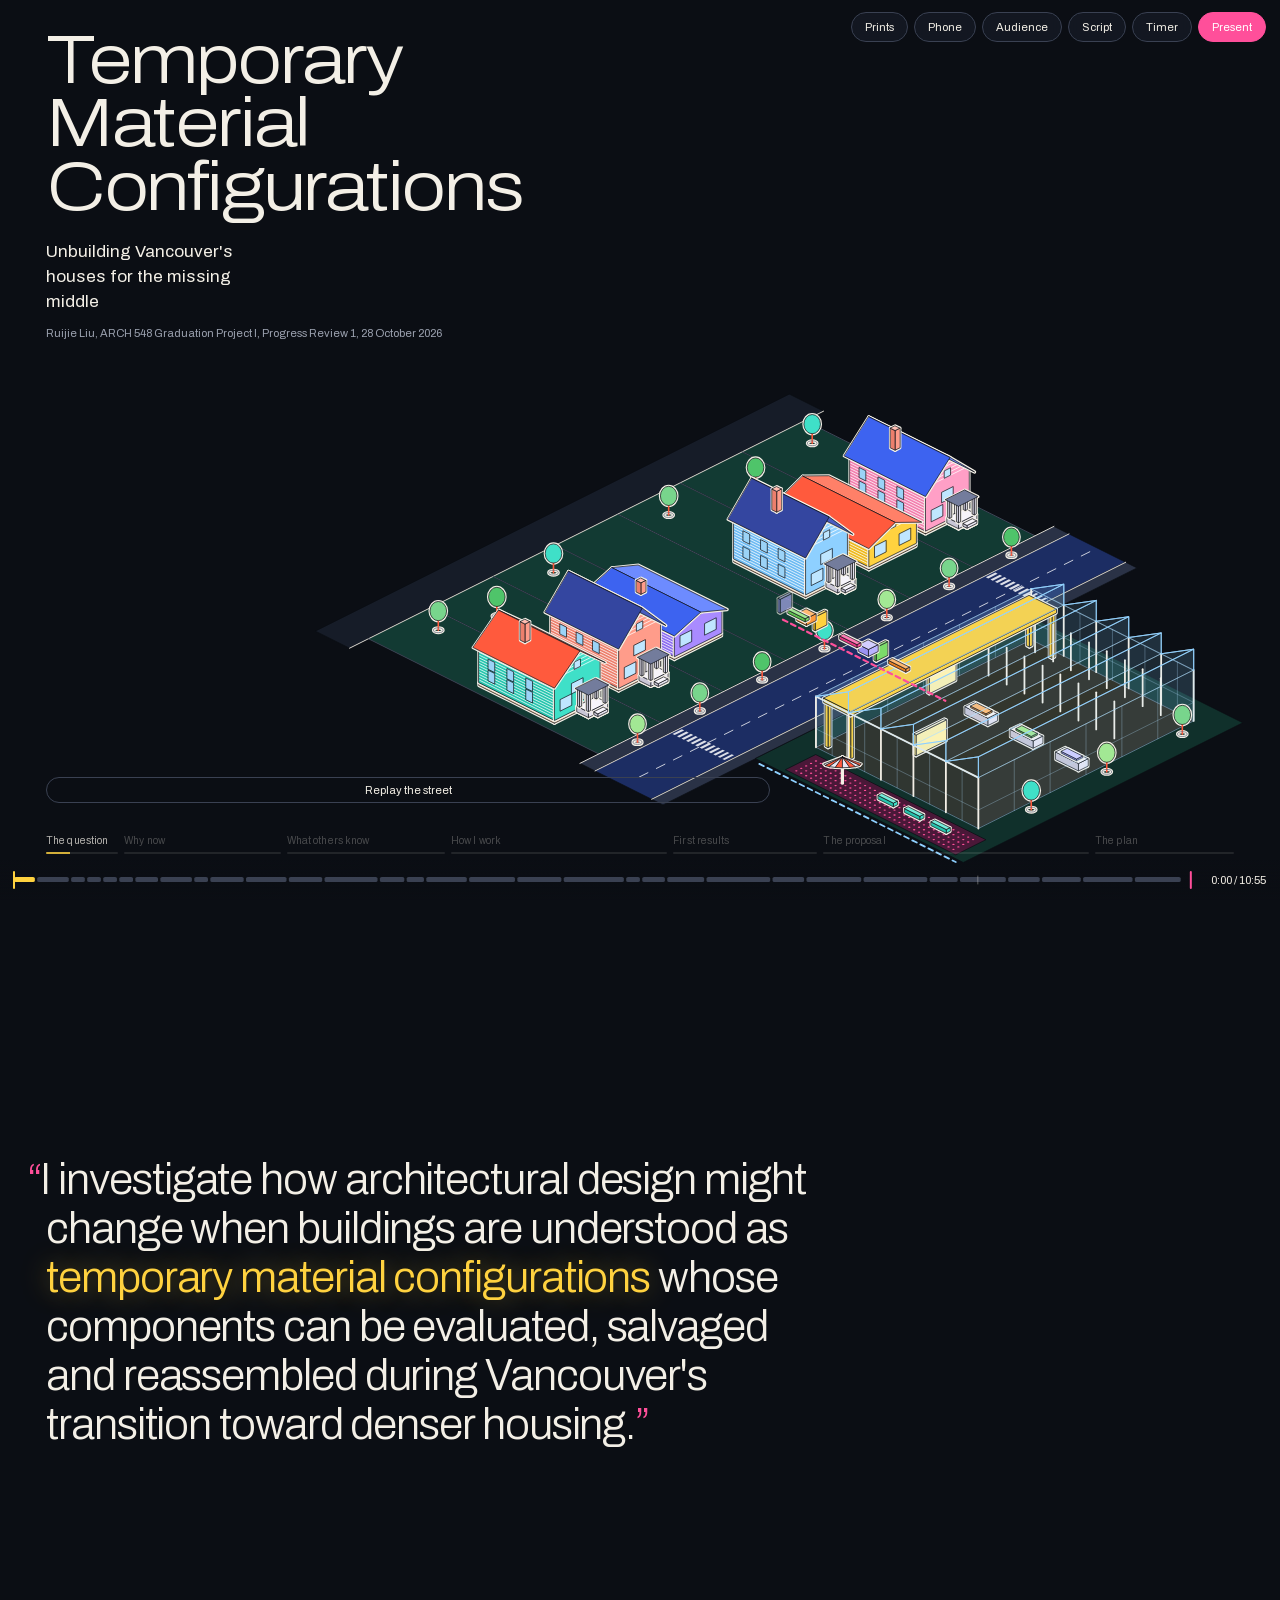
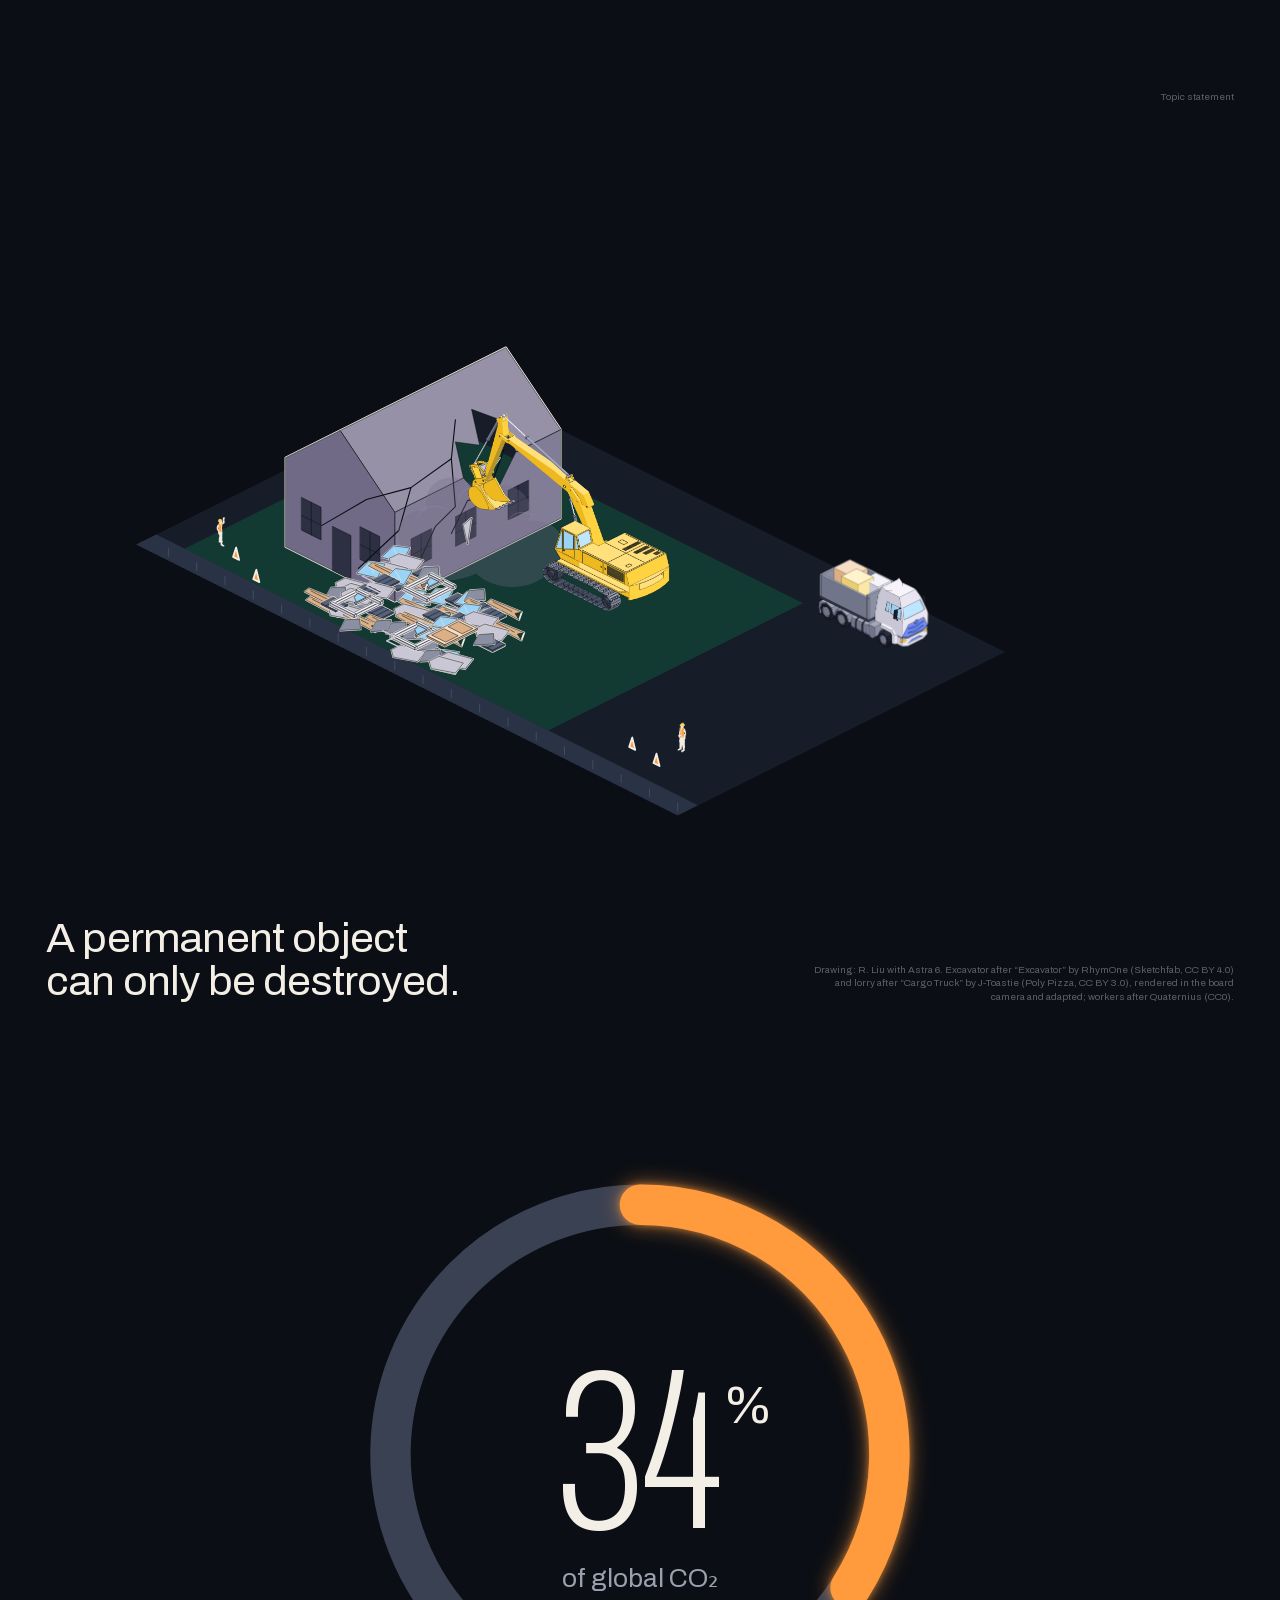
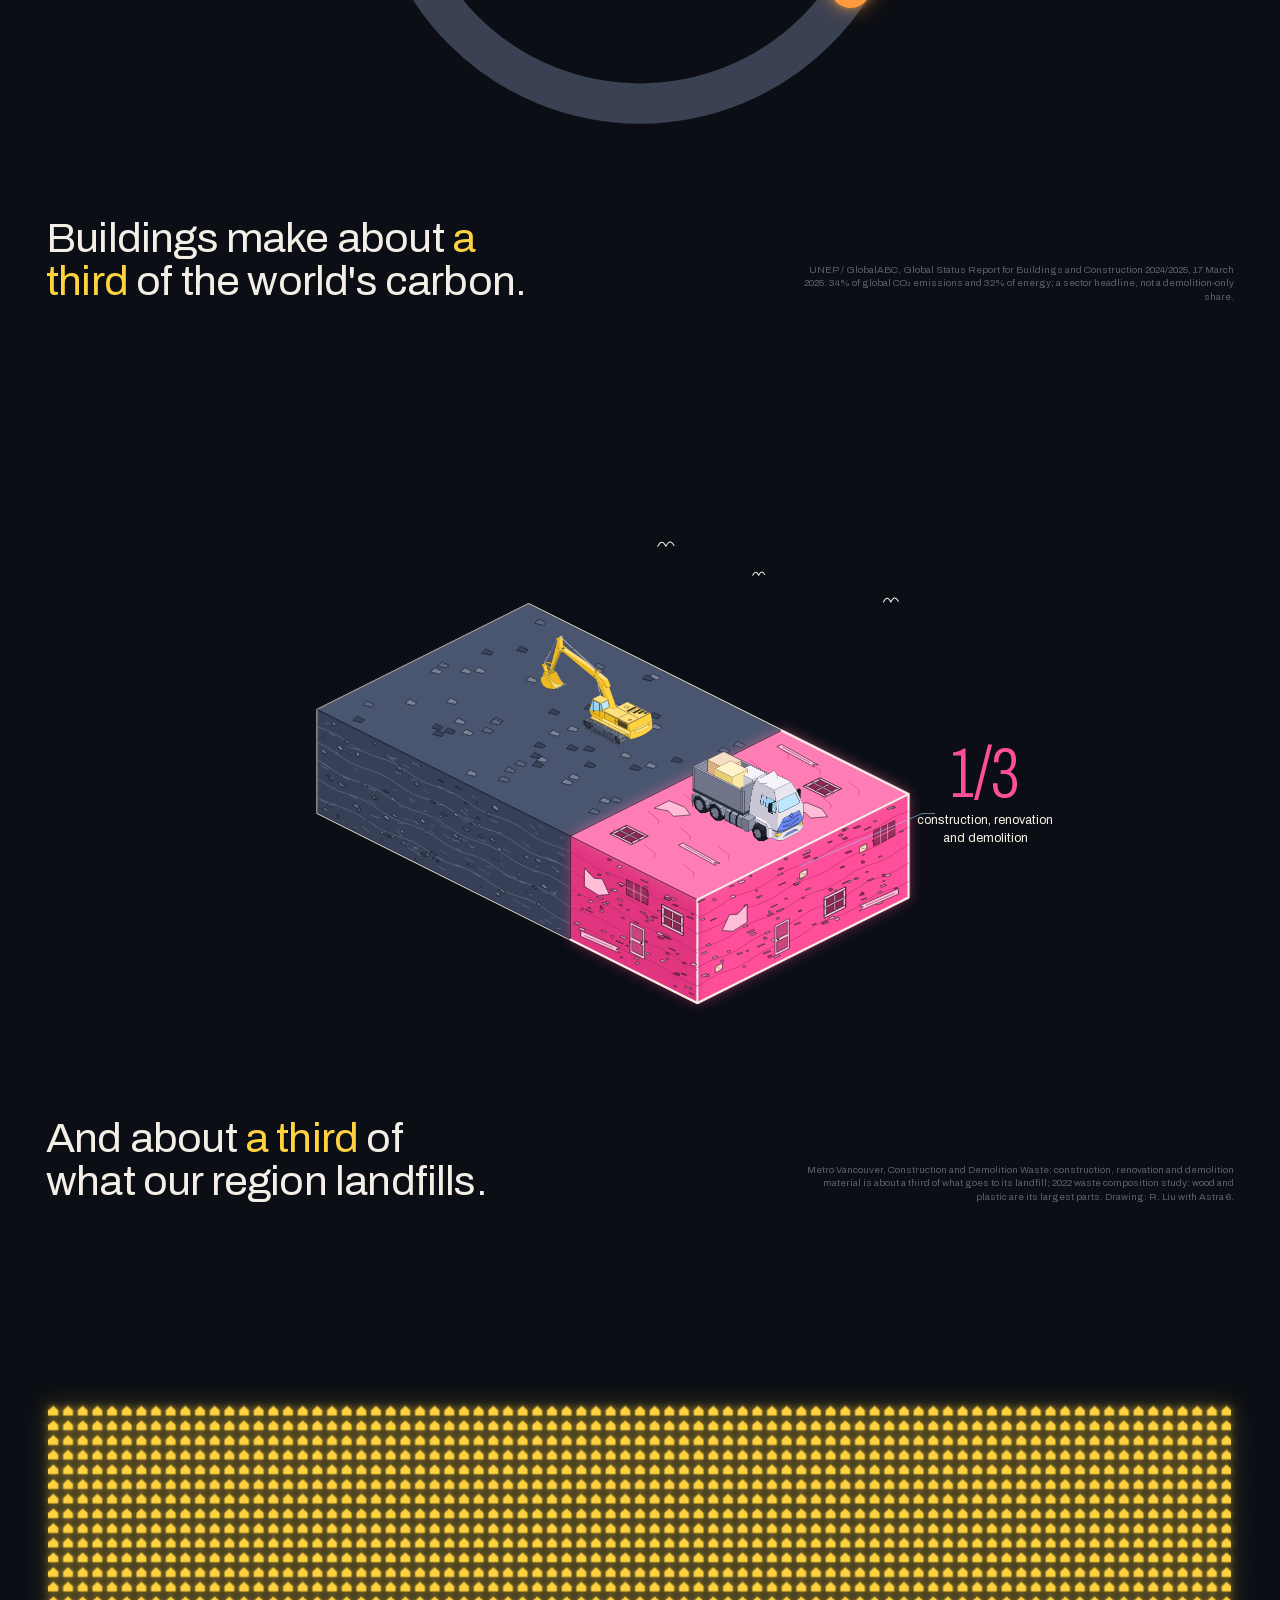
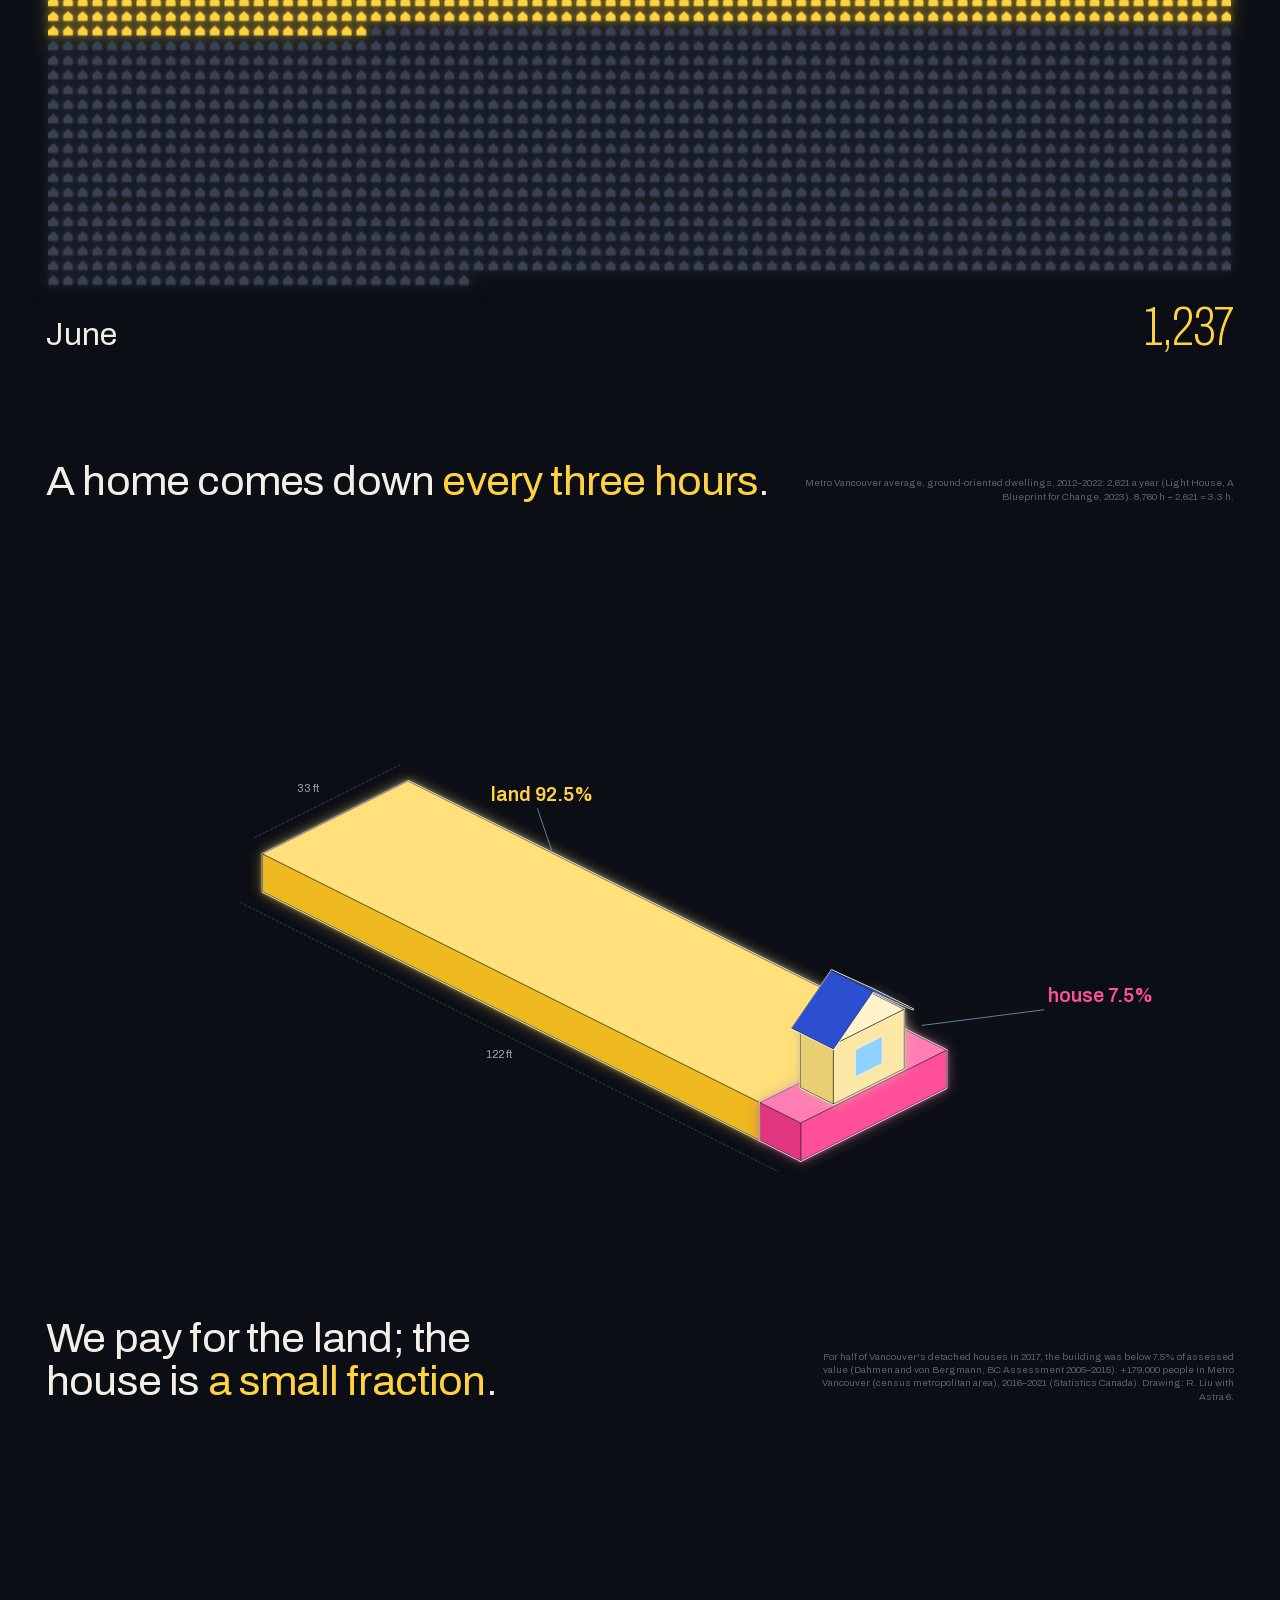
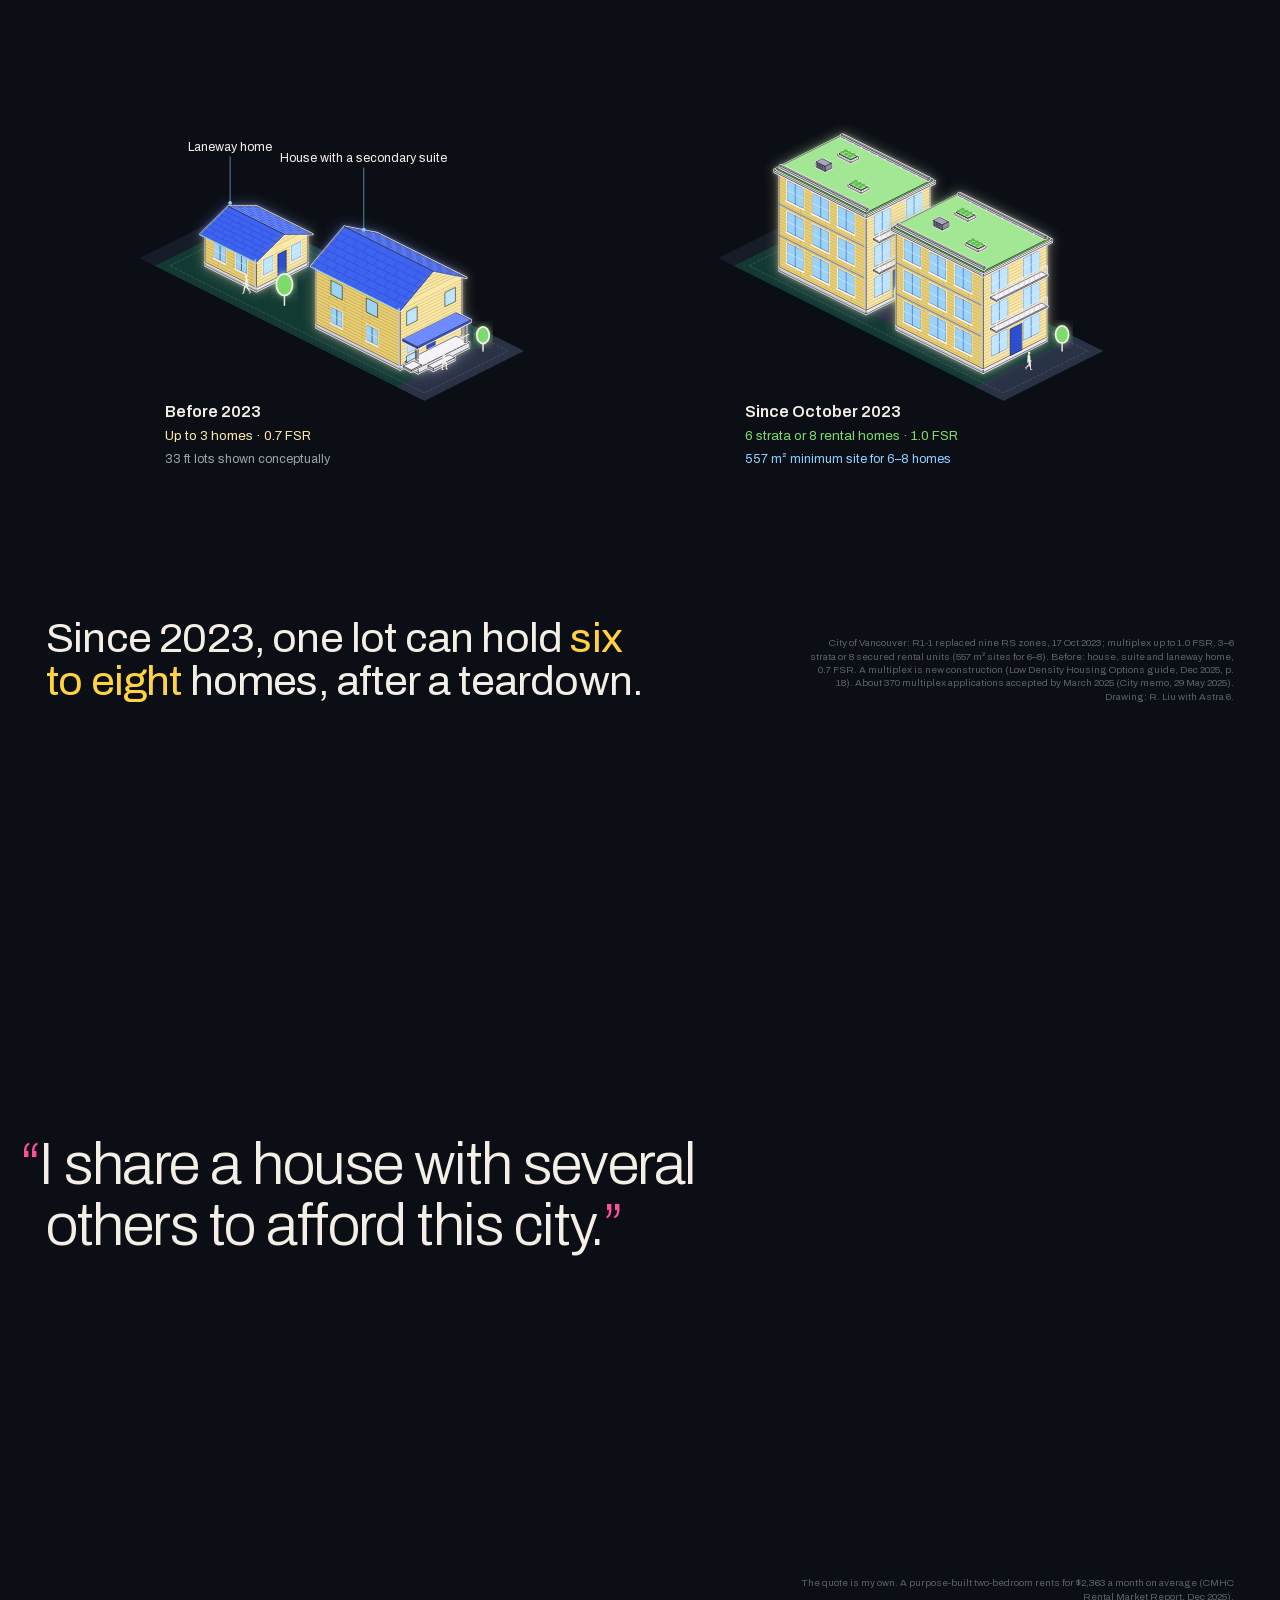
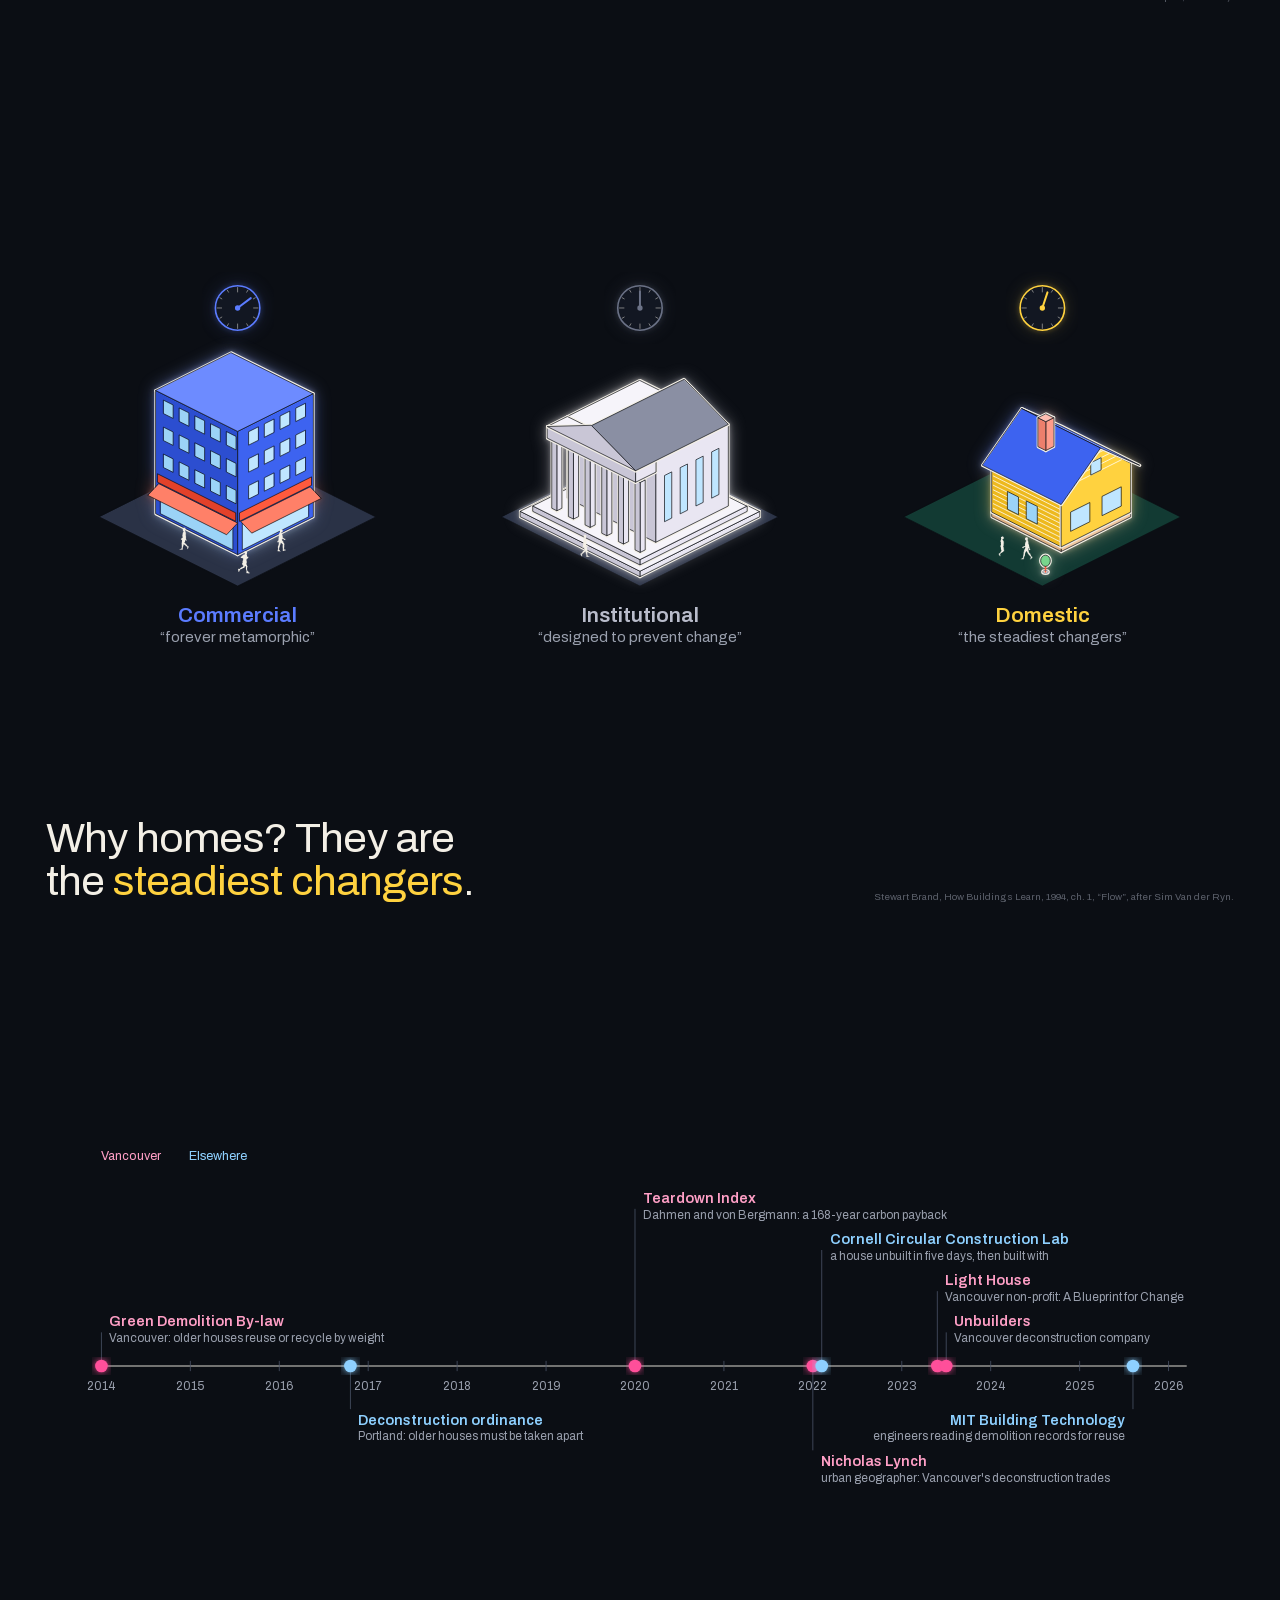
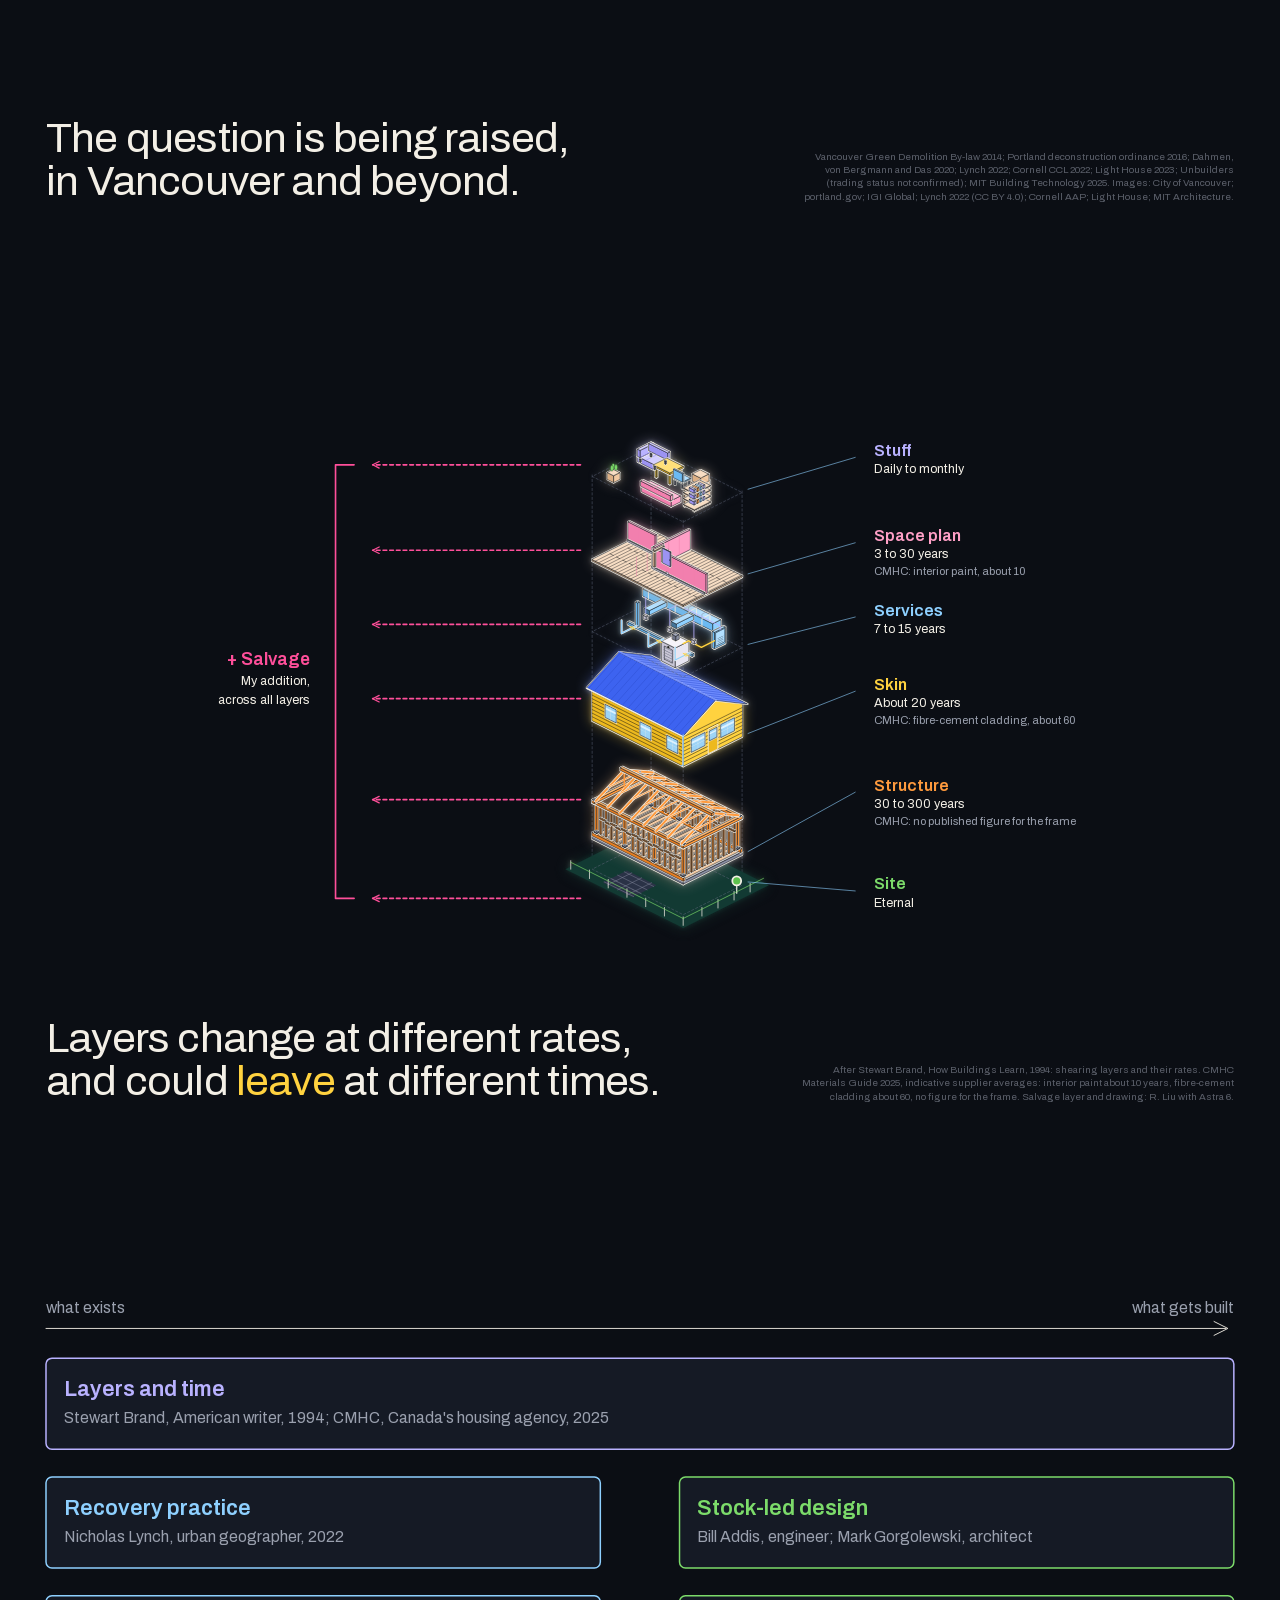
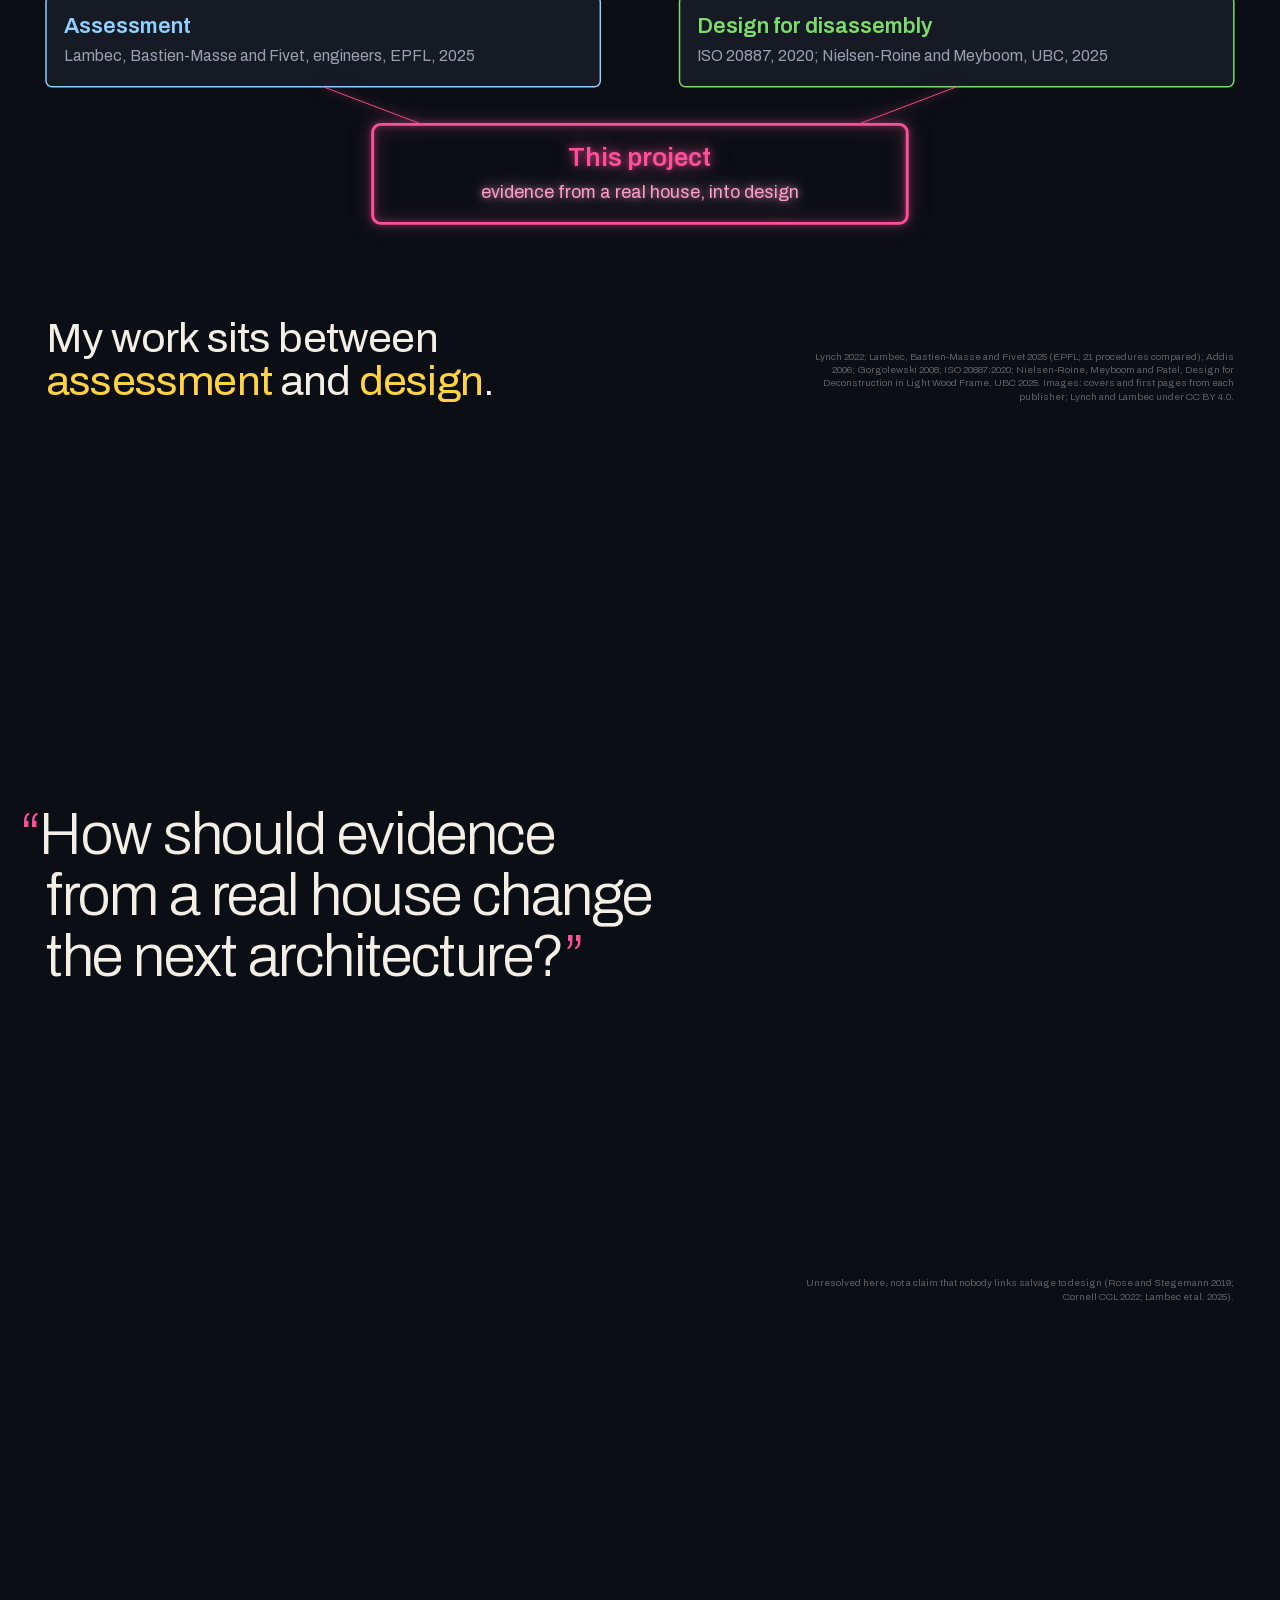
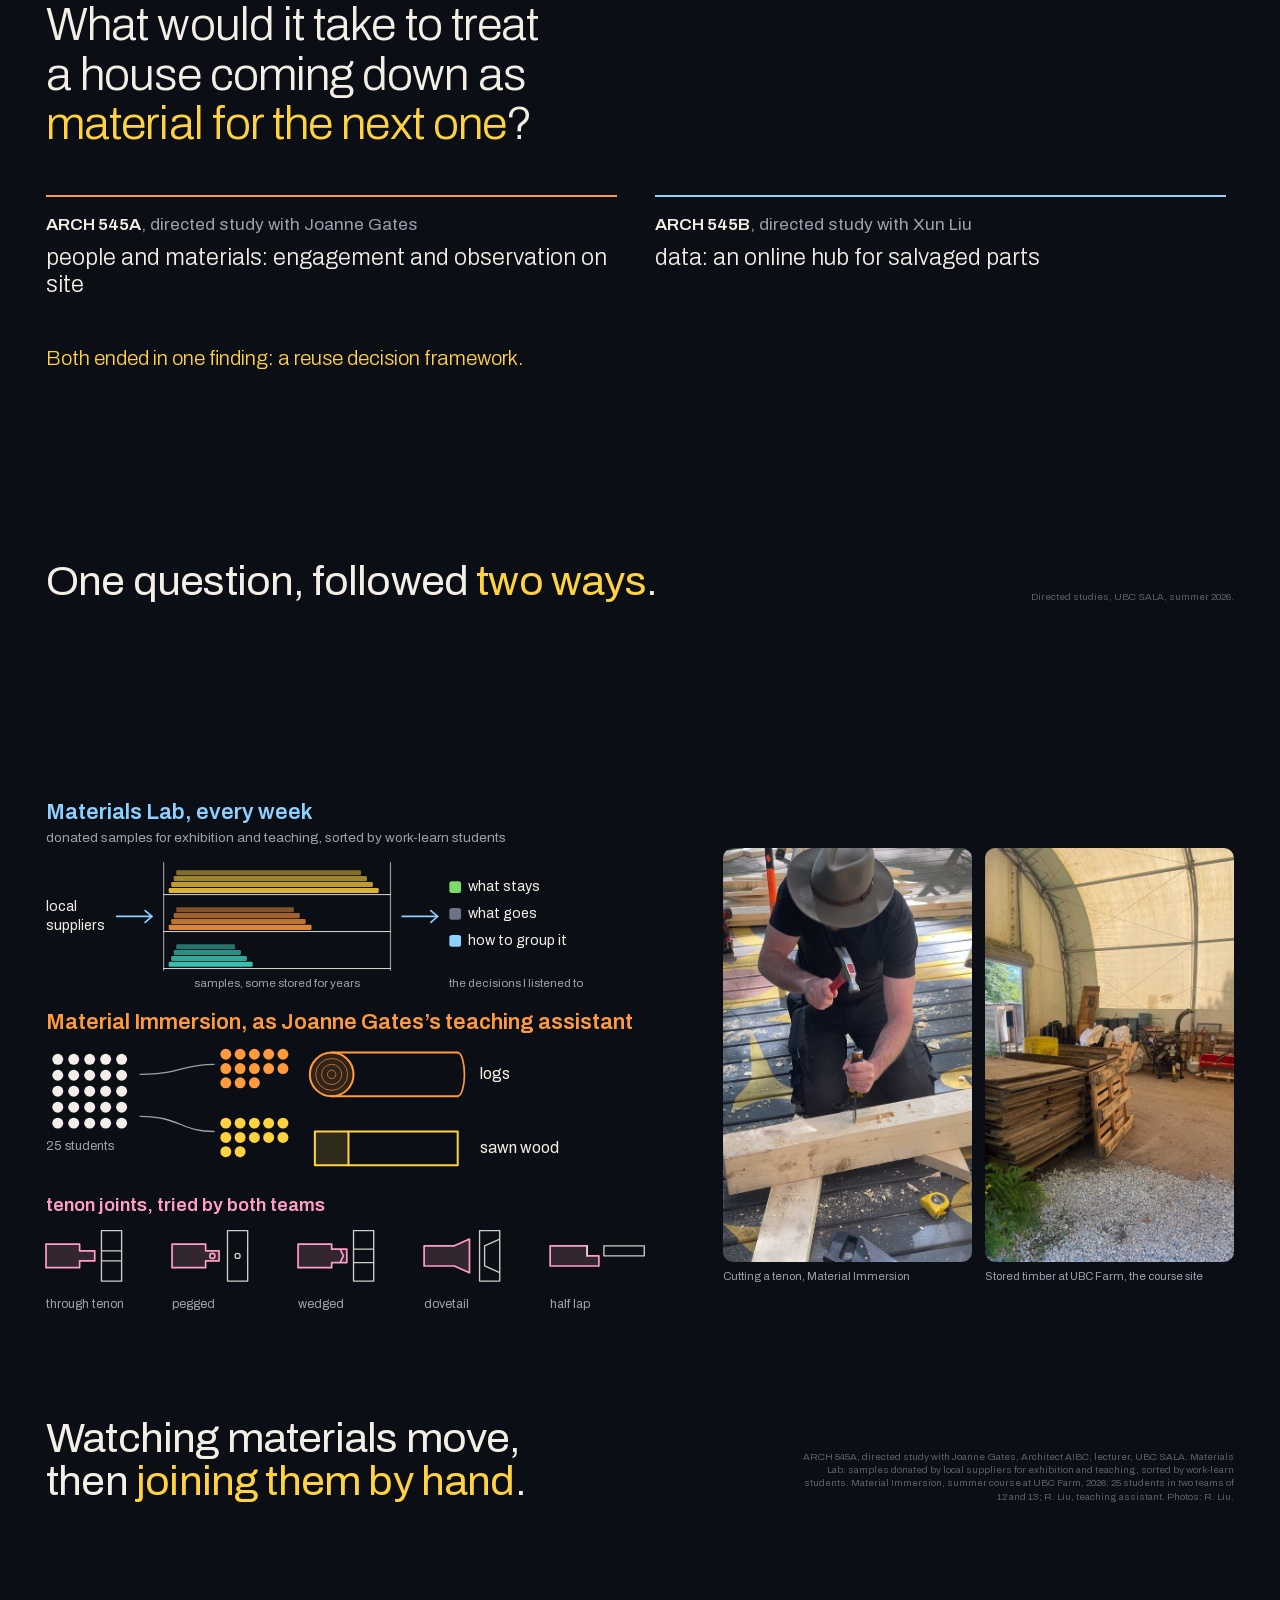
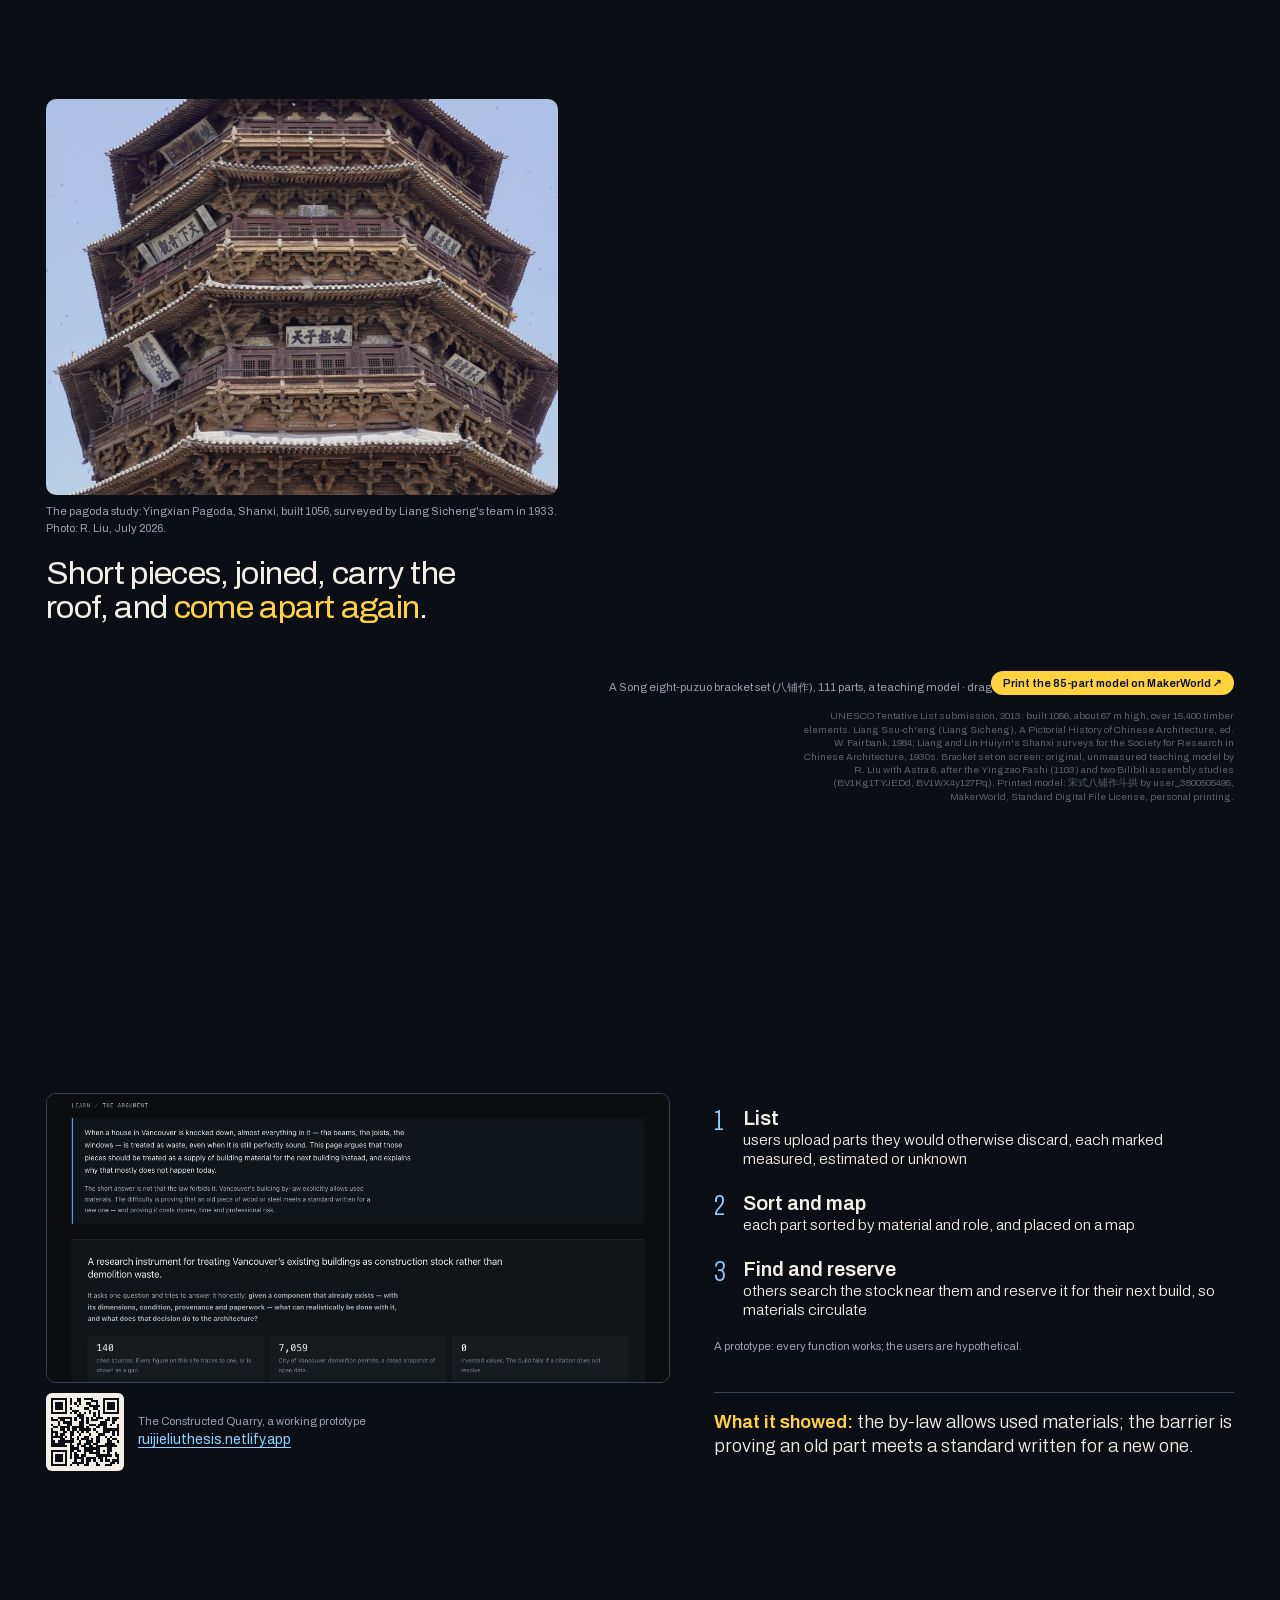
<file: index.html>
<!doctype html>
<html lang="en">
<head>
<meta charset="utf-8">
<meta name="robots" content="noindex, nofollow">
<meta name="viewport" content="width=device-width, initial-scale=1">
<title>Temporary Material Configurations</title>
<meta name="description" content="Ruijie Liu, ARCH 548 Graduation Project I, Progress Review 1: buildings as temporary material configurations during Vancouver's transition to denser housing.">
<link rel="icon" href="data:image/svg+xml,%3Csvg xmlns='http://www.w3.org/2000/svg' viewBox='0 0 32 32'%3E%3Crect width='32' height='32' rx='6' fill='%230B0E14'/%3E%3Cpath d='M7 16 16 8l9 8v10H7z' fill='%23FFD23F' stroke='%23F3EFE6' stroke-width='1.6'/%3E%3Cpath d='M13 26v-6h6v6' fill='%23FF4F9A'/%3E%3C/svg%3E">
<link rel="stylesheet" href="assets/css/board.css?v=105">
<script>document.documentElement.classList.add("js");</script>
</head>
<body>
<svg width="0" height="0" style="position:absolute" aria-hidden="true">
  <defs>
    <!-- the glow: each mark blooms in its own colour -->
    <filter id="bloom" x="-20%" y="-20%" width="140%" height="140%" color-interpolation-filters="sRGB">
      <feGaussianBlur in="SourceGraphic" stdDeviation="3.2" result="b1"/>
      <feGaussianBlur in="SourceGraphic" stdDeviation="9" result="b2"/>
      <feColorMatrix in="b2" type="matrix" values="1 0 0 0 0  0 1 0 0 0  0 0 1 0 0  0 0 0 0.55 0" result="b2a"/>
      <feColorMatrix in="b1" type="matrix" values="1 0 0 0 0  0 1 0 0 0  0 0 1 0 0  0 0 0 0.6 0" result="b1a"/>
      <feMerge><feMergeNode in="b2a"/><feMergeNode in="b1a"/><feMergeNode in="SourceGraphic"/></feMerge>
    </filter>
  </defs>
</svg>

<!--
  Each slide: one message. data-chapter places it on the chapter bar.
  The script is in <aside class="notes">: one <p> per step. Each press of the
  arrow key moves to the next <p>; elements with data-focus="n" light up on
  step n (data-focus="-" only dims), .svg-fig data-spots spotlights regions of
  a figure per step, data-ids lights named groups.
-->

<!-- ===================== 1 The question ===================== -->
<section class="slide title" id="s01" data-time="13" data-title="Title" data-chapter="The question">
  <div class="art" id="hero" role="img" aria-label="A Vancouver street in colour. One house comes apart into components that cross the street to a hub and return to build a multiplex on the same lot."></div>
  <div class="lead">
    <h1><span>Temporary</span><span>Material</span><span>Configurations</span></h1>
    <p class="sub">Unbuilding Vancouver's houses for the missing middle</p>
    <p class="who">Ruijie Liu, ARCH 548 Graduation Project I, Progress Review 1, 28 October 2026</p>
  </div>
  <div class="foot"><button class="replay" type="button" id="replay">Replay the street</button></div>
  <aside class="notes">
    <p>Good afternoon. I'm Ruijie, and my project is <b class="stress">Temporary Material Configurations</b>: <i class="cue">pause</i> what architecture can do with houses Vancouver takes down for denser housing.</p>
  </aside>
</section>

<section class="slide quote statement" id="s02" data-time="19" data-title="Topic statement" data-chapter="The question">
  <blockquote>
    <p>I investigate how architectural design might change when buildings are understood as <span class="glowword">temporary material configurations</span> whose components can be evaluated, salvaged and reassembled during Vancouver's transition toward denser housing.</p>
  </blockquote>
  <div class="foot"><span></span><p class="src">Topic statement</p></div>
  <aside class="notes">
    <p>My topic statement: <i class="cue">pause</i> I investigate how architectural design might change when buildings are understood as temporary material configurations, whose components can be evaluated, salvaged and reassembled during Vancouver's transition toward denser housing. <i class="cue">pause</i> Temporary describes the <b class="stress">arrangement</b>; materials can outlast it.</p>
  </aside>
</section>

<section class="slide" id="s03" data-time="9" data-title="A permanent object" data-chapter="The question">
  <div class="art"><div class="svg-fig" data-src="figures/astra/permanent-object-dark.svg"></div></div>
  <div class="foot"><p class="msg">A permanent object can only be destroyed.</p><p class="src">Drawing: R. Liu with Astra 6. Excavator after “Excavator” by RhymOne (Sketchfab, CC BY 4.0) and lorry after “Cargo Truck” by J-Toastie (Poly Pizza, CC BY 3.0), rendered in the board camera and adapted; workers after Quaternius (CC0).</p></div>
  <aside class="notes">
    <p>We build most houses as <b class="stress">permanent</b> objects: glued, sealed and poured together, so at the end <i class="cue">pause</i> the only way out is the excavator.</p>
  </aside>
</section>

<!-- ===================== 2 Why now ===================== -->
<section class="slide" id="s04" data-time="9" data-title="Global carbon" data-chapter="Why now">
  <div class="art" id="co2"></div>
  <div class="foot"><p class="msg">Buildings make about <em>a third</em> of the world's carbon.</p><p class="src">UNEP / GlobalABC, Global Status Report for Buildings and Construction 2024/2025, 17 March 2025: 34% of global CO₂ emissions and 32% of energy; a sector headline, not a demolition-only share.</p></div>
  <aside class="notes">
    <p>Why now? <i class="cue">pause</i> I'd start with carbon: the UN Environment Programme finds that buildings and construction make about <b class="stress">a third</b> of the world's emissions.</p>
  </aside>
</section>

<section class="slide" id="s05" data-time="9" data-title="Landfill" data-chapter="Why now">
  <div class="art"><div class="svg-fig" data-src="figures/astra/landfill-dark.svg"></div></div>
  <div class="foot"><p class="msg">And about <em>a third</em> of what our region landfills.</p><p class="src">Metro Vancouver, Construction and Demolition Waste: construction, renovation and demolition material is about a third of what goes to its landfill; 2022 waste composition study: wood and plastic are its largest parts. Drawing: R. Liu with Astra 6.</p></div>
  <aside class="notes">
    <p>Closer to home, building and demolition material makes up about <b class="stress">a third</b> of what Metro Vancouver landfills.</p>
  </aside>
</section>

<section class="slide" id="s06" data-time="9" data-title="A home every three hours" data-chapter="Why now">
  <div class="art" id="homes"></div>
  <div class="foot"><p class="msg">A home comes down <em>every three hours</em>.</p><p class="src">Metro Vancouver average, ground-oriented dwellings, 2012–2022: 2,621 a year (Light House, A Blueprint for Change, 2023). 8,760 h ÷ 2,621 = 3.3 h.</p></div>
  <aside class="notes">
    <p>And homes keep coming down: <i class="cue">pause</i> across the region, about one every <b class="stress">three hours</b>.</p>
  </aside>
</section>

<section class="slide" id="s07" data-time="14" data-title="We pay for the land" data-chapter="Why now">
  <div class="art"><div class="svg-fig" data-src="figures/astra/land-value-dark.svg" data-ids='[[], ["layer-house"]]'></div></div>
  <div class="foot"><p class="msg">We pay for the land; the house is <em>a small fraction</em>.</p><p class="src">For half of Vancouver's detached houses in 2017, the building was below 7.5% of assessed value (Dahmen and von Bergmann, BC Assessment 2005–2015). +179,000 people in Metro Vancouver (census metropolitan area), 2016–2021 (Statistics Canada). Drawing: R. Liu with Astra 6.</p></div>
  <aside class="notes">
    <p>Houses come down because we mostly pay for <b class="stress">land</b>.</p>
    <p>Joseph Dahmen and data scientist Jens von Bergmann found that for half the city's detached houses, the building is <b class="stress">a small fraction</b> of its value.</p>
  </aside>
</section>

<section class="slide" id="s08" data-time="19" data-title="Why now: R1-1 zoning" data-chapter="Why now">
  <div class="art"><div class="svg-fig" data-src="figures/astra/house-to-multiplex-dark.svg" data-ids='[[], ["layer-before"], ["layer-after"], ["layer-teardown"]]' data-reveal='{"layer-teardown": 3}'></div></div>
  <div class="foot"><p class="msg">Since 2023, one lot can hold <em>six to eight</em> homes, after a teardown.</p><p class="src">City of Vancouver: R1-1 replaced nine RS zones, 17 Oct 2023; multiplex up to 1.0 FSR, 3–6 strata or 8 secured rental units (557 m² sites for 6–8). Before: house, suite and laneway home, 0.7 FSR. A multiplex is new construction (Low Density Housing Options guide, Dec 2025, p. 18). About 370 multiplex applications accepted by March 2025 (City memo, 29 May 2025). Drawing: R. Liu with Astra 6.</p></div>
  <aside class="notes">
    <p>Zoning explains the timing.</p>
    <p>Until 2023, most lots allowed a house, suite and laneway home.</p>
    <p>Since 2023, new zoning allows multiplexes: <i class="cue">pause</i> six to eight homes a lot.</p>
    <p>A multiplex must be new, so the old house comes down first. <i class="cue">pause</i> The question is what happens to its <b class="stress">parts</b>.</p>
  </aside>
</section>

<section class="slide quote" id="s09" data-time="9" data-title="Who it is for" data-chapter="Why now">
  <blockquote>
    <p>I share a house with several others to afford this city.</p>
  </blockquote>
  <div class="foot"><span></span><p class="src">The quote is my own. A purpose-built two-bedroom rents for $2,363 a month on average (CMHC Rental Market Report, Dec 2025).</p></div>
  <aside class="notes">
    <p><i class="cue">slower</i> The new homes matter to people like me: newcomers who share a house with several others to afford the city.</p>
  </aside>
</section>

<section class="slide" id="s10" data-time="20" data-title="Why homes" data-chapter="Why now">
  <div class="art" id="kinds"></div>
  <div class="foot"><p class="msg">Why homes? They are the <em>steadiest changers</em>.</p><p class="src">Stewart Brand, How Buildings Learn, 1994, ch. 1, “Flow”, after Sim Van der Ryn.</p></div>
  <aside class="notes">
    <p>I chose homes, though shops and factories come down too. <i class="cue">pause</i></p>
    <p>In How Buildings Learn, Stewart Brand sorts buildings by how they change.</p>
    <p>Commercial buildings change <b class="stress">fast</b>; <i class="cue">keep going</i></p>
    <p>institutions <b class="stress">resist</b> change; <i class="cue">keep going</i></p>
    <p>homes change <b class="stress">steadily</b>, keeping a record of the family inside.</p>
    <p>So homes are my test case, and that is deliberate.</p>
  </aside>
</section>

<!-- ===================== 3 What others know ===================== -->
<section class="slide" id="s11" data-time="24" data-title="Who is asking" data-chapter="What others know">
  <div class="art" id="timeline"></div>
  <div class="foot"><p class="msg">The question is being raised, in Vancouver and beyond.</p><p class="src">Vancouver Green Demolition By-law 2014; Portland deconstruction ordinance 2016; Dahmen, von Bergmann and Das 2020; Lynch 2022; Cornell CCL 2022; Light House 2023; Unbuilders (trading status not confirmed); MIT Building Technology 2025. Images: City of Vancouver; portland.gov; IGI Global; Lynch 2022 (CC BY 4.0); Cornell AAP; Light House; MIT Architecture.</p></div>
  <aside class="notes">
    <p>I'm not the first to ask. <i class="cue">pause</i></p>
    <p>Vancouver and Portland regulate demolition waste.</p>
    <p>Dahmen and von Bergmann weighed the carbon of replacement.</p>
    <p>Geographer Nicholas Lynch studied Vancouver's deconstruction trades, and Cornell's Circular Construction Lab rebuilt with a house it took apart.</p>
    <p>The non-profit Light House and the deconstruction firm Unbuilders pushed for salvage.</p>
    <p>MIT engineers read demolition records for reusable structure.</p>
  </aside>
</section>

<section class="slide" id="s12" data-time="20" data-title="Layers change at different rates" data-chapter="What others know">
  <div class="art"><div class="svg-fig" data-src="figures/astra/shearing-layers-dark.svg" data-ids='[[], ["layer-spaceplan"], ["layer-skin"], ["layer-structure"], []]'></div></div>
  <div class="foot"><p class="msg">Layers change at different rates, and could <em>leave</em> at different times.</p><p class="src">After Stewart Brand, How Buildings Learn, 1994: shearing layers and their rates. CMHC Materials Guide 2025, indicative supplier averages: interior paint about 10 years, fibre-cement cladding about 60, no figure for the frame. Salvage layer and drawing: R. Liu with Astra 6.</p></div>
  <aside class="notes">
    <p>Brand's six layers change at different rates, from site to stuff.</p>
    <p>CMHC, Canada's housing agency, gives some of them lifespans: finishes last years, <i class="cue">keep going</i></p>
    <p>cladding, decades, <i class="cue">keep going</i></p>
    <p>the structural frame, <i class="cue">pause</i> <b class="stress">no figure at all</b>.</p>
    <p>To his six I add <b class="stress">salvage</b>: <i class="cue">pause</i> when a configuration ends, each layer could leave on its own clock.</p>
  </aside>
</section>

<section class="slide" id="s13" data-time="31" data-title="Position" data-chapter="What others know">
  <div class="art" id="litmap"></div>
  <div class="foot"><p class="msg">My work sits between <em>assessment</em> and <em>design</em>.</p><p class="src">Lynch 2022; Lambec, Bastien-Masse and Fivet 2025 (EPFL; 21 procedures compared); Addis 2006; Gorgolewski 2008; ISO 20887:2020; Nielsen-Roine, Meyboom and Patel, Design for Deconstruction in Light Wood Frame, UBC 2025. Images: covers and first pages from each publisher; Lynch and Lambec under CC BY 4.0.</p></div>
  <aside class="notes">
    <p>Four kinds of work shape my position.</p>
    <p>Recovery practice shows salvage depends on skills, timing and markets.</p>
    <p>Engineers at EPFL, the Swiss Federal Institute of Technology in Lausanne, compare ways of judging reuse.</p>
    <p>Stock-led design, from engineer Bill Addis and architect Mark Gorgolewski, designs from what exists.</p>
    <p>Design for disassembly, now standardised, plans the next taking apart; at SALA, AnnaLisa Meyboom and Kaia Nielsen-Roine adapted it to light wood frame.</p>
    <p>My work sits <b class="stress">between</b> assessment and design.</p>
  </aside>
</section>

<section class="slide quote" id="s14" data-time="15" data-title="The gap" data-chapter="What others know">
  <blockquote>
    <p>How should evidence from a real house change the next architecture?</p>
  </blockquote>
  <div class="foot"><span></span><p class="src">Unresolved here, not a claim that nobody links salvage to design (Rose and Stegemann 2019; Cornell CCL 2022; Lambec et al. 2025).</p></div>
  <aside class="notes">
    <p>So here's the gap. <i class="cue">pause</i> We can assess parts, and design buildings that come apart. <i class="cue">pause</i> But we <b class="stress">don’t yet know</b> how evidence from a real Vancouver house should change the next architecture, or where parts wait in between.</p>
  </aside>
</section>

<!-- ===================== 4 How I work ===================== -->
<section class="slide" id="s15" data-time="11" data-title="Where it began" data-chapter="How I work">
  <div class="art origin-art">
    <p class="ask" data-focus="0 1">What would it take to treat a house coming down as <em>material for the next one</em>?</p>
    <div class="paths">
      <div class="path" data-focus="1"><p class="who"><b>ARCH 545A</b>, directed study with Joanne Gates</p><p class="how">people and materials: engagement and observation on site</p></div>
      <div class="path" data-focus="1"><p class="who"><b>ARCH 545B</b>, directed study with Xun Liu</p><p class="how">data: an online hub for salvaged parts</p></div>
    </div>
    <p class="ends" data-focus="1">Both ended in one finding: a reuse decision framework.</p>
  </div>
  <div class="foot"><p class="msg">One question, followed <em>two ways</em>.</p><p class="src">Directed studies, UBC SALA, summer 2026.</p></div>
  <aside class="notes">
    <p>I came to this gap by watching sound houses come down as waste. <i class="cue">pause</i> Could they become the <b class="stress">next building</b>?</p>
    <p>This summer I followed that through two directed studies.</p>
  </aside>
</section>

<section class="slide" id="s16" data-time="24" data-title="Study one: on site" data-chapter="How I work">
  <div class="art gates">
    <div class="g-dia" id="immersion"></div>
    <div class="g-shots">
      <figure data-focus="2 3"><img src="assets/img/ds-immersion.jpg" alt="A student chiselling a tenon into a timber beam on a painted deck."><figcaption>Cutting a tenon, Material Immersion</figcaption></figure>
      <figure data-focus="2 3"><img src="assets/img/ds-ubcfarm.jpg" alt="Stacked boards and pallets stored under a fabric shelter."><figcaption>Stored timber at UBC Farm, the course site</figcaption></figure>
    </div>
  </div>
  <div class="foot"><p class="msg">Watching materials move, then <em>joining them by hand</em>.</p><p class="src">ARCH 545A, directed study with Joanne Gates, Architect AIBC, lecturer, UBC SALA. Materials Lab: samples donated by local suppliers for exhibition and teaching, sorted by work-learn students. Material Immersion, summer course at UBC Farm, 2026: 25 students in two teams of 12 and 13; R. Liu, teaching assistant. Photos: R. Liu.</p></div>
  <aside class="notes">
    <p>The first, with Joanne Gates, was observation on site.</p>
    <p>Weekly at the Materials Lab, I listened as work-learn students sorted donated samples: <i class="cue">pause</i> what stays, what goes, how to group them.</p>
    <p>As her teaching assistant on Material Immersion, I helped oversee twenty-five students, one team with logs, one with sawn wood, <i class="cue">keep going</i></p>
    <p>both trying tenon joints, where my interest in joints began.</p>
  </aside>
</section>

<section class="slide side dg-slide" id="s17" data-time="27" data-title="The pagoda study" data-chapter="How I work">
  <div class="art">
    <div class="dougong" id="dougong"><canvas aria-label="A Song bracket set that comes apart into its blocks and arms, then goes back together"></canvas><div class="dg-labels"></div>
      <p class="dg-note">A Song eight-puzuo bracket set (八铺作), 111 parts, a teaching model · drag to turn</p>
      <a class="dg-print" href="https://makerworld.com/en/models/2399233" target="_blank" rel="noopener">Print the 85-part model on MakerWorld ↗</a>
    </div>
  </div>
  <div class="lead">
    <figure class="photo"><img src="assets/img/pagoda.jpg" alt="The Yingxian Wooden Pagoda, an octagonal timber tower of bracket sets and balconies, seen from below."><figcaption>The pagoda study: Yingxian Pagoda, Shanxi, built 1056, surveyed by Liang Sicheng's team in 1933. Photo: R. Liu, July 2026.</figcaption></figure>
    <p class="msg">Short pieces, joined, carry the roof, and <em>come apart again</em>.</p>
  </div>
  <div class="foot"><span></span><p class="src">UNESCO Tentative List submission, 2013: built 1056, about 67 m high, over 15,400 timber elements. Liang Ssu-ch'eng (Liang Sicheng), A Pictorial History of Chinese Architecture, ed. W. Fairbank, 1984; Liang and Lin Huiyin's Shanxi surveys for the Society for Research in Chinese Architecture, 1930s. Bracket set on screen: original, unmeasured teaching model by R. Liu with Astra 6, after the Yingzao Fashi (1103) and two Bilibili assembly studies (BV1Kg1TYJEDd, BV1WX4y127Pq). Printed model: 宋式八铺作斗拱 by user_3800505495, MakerWorld, Standard Digital File License, personal printing.</p></div>
  <aside class="notes">
    <p>Joints then took me to Shanxi, in China, to timber buildings the architects Liang Sicheng and Lin Huiyin drew.</p>
    <p>In the Yingxian Pagoda, a timber tower from 1056, bracket sets called dougong lock short pieces without nails or glue, <i class="cue">pause</i> yet carry the roof far out.</p>
    <p>A short piece isn't waste <b class="stress">if a joint can make it work</b>. <i class="cue">pause</i> <i class="cue">hold up the printed set</i> Please try it.</p>
  </aside>
</section>

<section class="slide" id="s18" data-time="26" data-title="Study two: an online hub" data-chapter="How I work">
  <div class="art xun">
    <figure class="x-shot"><a href="https://ruijieliuthesis.netlify.app" target="_blank" rel="noopener"><img src="assets/img/ds-website.jpg" alt="The Constructed Quarry research website, its argument page."></a><figcaption class="x-link"><img class="x-qr" src="assets/img/qr-website.svg" alt="QR code for ruijieliuthesis.netlify.app"><span>The Constructed Quarry, a working prototype<br><a href="https://ruijieliuthesis.netlify.app" target="_blank" rel="noopener">ruijieliuthesis.netlify.app</a></span></figcaption></figure>
    <div class="x-side">
      <ol class="x-flow" data-focus="1">
        <li><b>List</b>users upload parts they would otherwise discard, each marked measured, estimated or unknown</li>
        <li><b>Sort and map</b>each part sorted by material and role, and placed on a map</li>
        <li><b>Find and reserve</b>others search the stock near them and reserve it for their next build, so materials circulate</li>
      </ol>
      <p class="x-proto" data-focus="1">A prototype: every function works; the users are hypothetical.</p>
      <p class="x-find" data-focus="2"><b>What it showed:</b> the by-law allows used materials; the barrier is proving an old part meets a standard written for a new one.</p>
    </div>
  </div>
  <div class="foot"><p class="msg">This summer, the hub <em>online</em>.</p><p class="src">ARCH 545B, directed study with Assistant Professor Xun Liu, UBC SALA, 2026. Website: ruijieliuthesis.netlify.app, a working prototype with hypothetical users. Vancouver Building By-law 14343, Book I, Div. A, 1.2.2.3: used materials permitted when they meet the requirements for new ones. Reuse network: 45 businesses across Cascadia.</p></div>
  <aside class="notes">
    <p>The second, with Xun Liu, used AI to gather, structure and show data.</p>
    <p>I built a prototype online hub: <i class="cue">pause</i> users list parts they'd discard, sorted and mapped, and others reserve them for a next build, so materials circulate. Its users are <b class="stress">hypothetical</b>.</p>
    <p>It showed the barrier: <i class="cue">pause</i> the by-law allows used materials, but <b class="stress">proving</b> an old part meets a new standard costs time and money.</p>
  </aside>
</section>

<section class="slide" id="s19" data-time="35" data-title="How I will decide" data-chapter="How I work">
  <div class="art" id="framework"></div>
  <div class="foot"><p class="msg">One question: can <em>this</em> part do <em>this</em> job, in <em>this</em> building?</p><p class="src">Reuse Decision Framework: the outcome of both directed studies, ARCH 545A with Joanne Gates (observation on site) and ARCH 545B with Xun Liu (the online research database); report pp. 28–35: twelve criteria (A–L), ranked with Joanne Gates for climate resilience; a material reuse passport, five levels of assessment, eight decisions. Supports design research; does not replace engineering, testing or code review.</p></div>
  <aside class="notes">
    <p>Both studies led to one outcome. <i class="cue">pause</i> From observation on site and the online research database, I built the reuse decision framework. It asks: <i class="cue">pause</i> can <b class="stress">this</b> part do <b class="stress">this</b> job, <b class="stress">here</b>?</p>
    <p>First, identify: a passport of what we know about each part, and what we don't.</p>
    <p>Then evaluate it for that use: what it is, its carbon, whether it comes out whole.</p>
    <p>Then decide, weighing evidence against the consequence of failure.</p>
    <p>And design, least change first, a path into the next building, its record travelling with it.</p>
  </aside>
</section>

<!-- ===================== 5 First results ===================== -->
<section class="slide" id="s20" data-time="9" data-title="Every demolition permit" data-chapter="First results">
  <div class="art" id="permit-map"></div>
  <div class="foot"><p class="msg">Demolition fills the <em>house neighbourhoods</em>.</p><p class="src">City of Vancouver open data, issued building permits typed "Demolition / Deconstruction": 7,168 permits, 3 Jan 2017 to 22 Oct 2026, fetched 24 Oct 2026. Each dot is one permit; downtown, the West End, Fairview and Strathcona hold under 3% of them.</p></div>
  <aside class="notes">
    <p>My first results map every demolition permit since 2017. <i class="cue">pause</i> They fill the house neighbourhoods, south and east, and almost <b class="stress">skip downtown</b>.</p>
  </aside>
</section>

<section class="slide" id="s21" data-time="14" data-title="No requirement" data-chapter="First results">
  <div class="art"><div class="svg-fig" data-src="figures/astra/recycling-tiers-dark.svg" data-ids='[[], ["layer-none"], ["layer-75"], ["layer-90"]]'></div></div>
  <div class="foot"><p class="msg">Most permits ask for <em>little, or nothing</em>.</p><p class="src">Tier parsed from permit text, so counts are a floor: 3,831 none stated (53%), 2,651 at 75% (pre-1950, 37%), 686 at 90% (character houses, 10%). Green Demolition By-law No. 11023. Chart: R. Liu with Astra 6.</p></div>
  <aside class="notes">
    <p>Then I read what permits ask.</p>
    <p>Over half ask <b class="stress">nothing</b>, because the Green Demolition By-law targets only older houses.</p>
    <p>The rest name a share to reuse or recycle, by weight, <i class="cue">keep going</i></p>
    <p>the highest for character houses.</p>
  </aside>
</section>

<section class="slide" id="s22" data-time="22" data-title="Recycled is not reused" data-chapter="First results">
  <div class="art"><div class="svg-fig" data-src="figures/astra/reuse-comparison-dark.svg" data-ids='[[], ["layer-portland"], ["layer-oregon"], ["layer-vancouver"]]'></div></div>
  <div class="foot"><p class="msg">Recycled by weight is <em>not</em> reused.</p><p class="src">City of Portland BPS, Deconstruction Program, Sept 2025 (per project, about 4 t reused and 19 t to recovery; foundations excluded); Oregon DEQ 2019, 36 homes, about a quarter salvaged. Vancouver's by-law counts reuse and recycling together by weight. Chart: R. Liu with Astra 6.</p></div>
  <aside class="notes">
    <p>By weight, reuse and recycling count <b class="stress">the same</b>.</p>
    <p>Portland, which requires deconstruction, finds reuse a small share of what leaves the site.</p>
    <p>An Oregon study of thirty-six homes <b class="stress">confirms it</b>: about a quarter was salvaged.</p>
    <p>Vancouver counts the two together, so the city publishes no reuse rate. <i class="cue">pause</i> That <b class="stress">empty bar</b> is where my project starts.</p>
  </aside>
</section>

<section class="slide" id="s23" data-time="37" data-title="Why wood first" data-chapter="First results">
  <div class="art" id="woodfirst"></div>
  <div class="foot"><p class="msg">Wood first: even by hand, most of the lumber was <em>burned</em>.</p><p class="src">City of Vancouver, Deconstruction case study: Dunbar (a 1930 house, taken apart in 17 days in 2019): concrete 39,520 kg, crushed for road fill; lumber 19,220 kg (framing and boards; most pre-1950 homes are old growth, per the case study and Teshnizi 2015), 25% reused, 74% to waste-to-energy, 1% landfill (“lumber shorter than 4' can only be recycled”); 21% reused and 77% recycled overall, so burned lumber counted as recycled; flooring 5,549 kg, 85% reused; plaster 3,090 kg, recycled; fixtures reused through Habitat for Humanity. Metro Vancouver, 2022 Construction and Demolition Waste Composition Study (Dillon, 2023): wood of all kinds is 48% by weight of the 372,000 t disposed of in 2021. Joint: schematic, dowel-laminated, no glue. Chart: R. Liu. More on print 3, Why wood first.</p></div>
  <aside class="notes">
    <p>To see where reuse should start, I looked at one best case the City documented: <i class="cue">pause</i> a 1930 Dunbar house, taken apart by hand.</p>
    <p>The concrete was heaviest and was crushed for road fill; flooring, doors and trim found buyers.</p>
    <p>But of nineteen tonnes of lumber, <b class="stress">three quarters</b> were burned for energy. The City notes pieces under four feet can only be recycled.</p>
    <p>Across the region, wood is about half of building waste thrown away.</p>
    <p>The hub takes the whole house; <i class="cue">pause</i> my research starts with its <b class="stress">wood</b>, and joints for short pieces.</p>
  </aside>
</section>

<!-- ===================== 6 The proposal ===================== -->
<section class="slide" id="s24" data-time="19" data-title="The obstacle is time" data-chapter="The proposal">
  <div class="art"><div class="svg-fig" data-src="figures/astra/labour-time-dark.svg" data-ids='[[], ["layer-demolition", "layer-deconstruction"], ["layer-deconstruction"]]'></div></div>
  <div class="foot"><p class="msg">The obstacle is <em>time</em>, and much of it doesn't need the site.</p><p class="src">Catherine Commons, Ithaca, January 2022 (Heisel et al. 2023, Tables 3–4): 447.5 h on site over five days plus 96 h off site; demolition estimated at 48 h. Not a Vancouver forecast. Chart: R. Liu with Astra 6.</p></div>
  <aside class="notes">
    <p>Short pieces are one reason so little is reused. Cornell's lab points to another: <i class="cue">pause</i> <b class="stress">time</b>.</p>
    <p>Taking it apart took about ten times the labour of demolition; on Vancouver land, each day costs money.</p>
    <p>But much of that slow work needs a roof and bench, <b class="stress">not the site</b>.</p>
  </aside>
</section>

<section class="slide" id="s25" data-time="32" data-title="What exists, and what is missing" data-chapter="The proposal">
  <div class="art" id="precedents"></div>
  <div class="foot"><p class="msg">Others do <em>single steps</em>; none does them in one public place.</p><p class="src">Precedent survey, 26 Oct 2026: Habitat for Humanity Greater Vancouver ReStore locations; Lynch 2022 (29 providers, “decentralized and loosely organized”); ReBuilding Center, Portland; Seattle Public Utilities Salvage Lumber Warehouse (opened May 2026); Rotor DC, Brussels; Bauteilbörse Basel; baubüro in situ, K.118, Winterthur 2021. Regrading: Teshnizi 2015, UBC SEEDS. City of Vancouver, Council report, 16 May 2018; Rebuild Hub: Habitat for Humanity Greater Vancouver, 9 Oct 2020, and City of Vancouver, “Reducing construction and demolition waste” (read 26 Oct 2026); ReStore locations, habitatgv.ca (read 26 Oct 2026). Row photos from each organisation; Rotor DC by Pascal Broze; K.118 by Martin Zeller.</p></div>
  <aside class="notes">
    <p>A place like this exists, <i class="cue">pause</i> but only in pieces.</p>
    <p>Around Vancouver, firms take houses apart and stores resell parts, loosely organised, Lynch found.</p>
    <p>Depots from Portland to Basel resell parts; in Winterthur, Switzerland, an extension was built largely from reused parts.</p>
    <p>Here, salvaged wood has no grading rule, so only engineers can approve it for load.</p>
    <p>The City backed a hub in 2018; the closest thing today, Habitat for Humanity's Rebuild Hub, gathers salvage but sells <b class="stress">outside the city</b>.</p>
  </aside>
</section>

<section class="slide" id="s26" data-time="37" data-title="The deconstruction hub" data-chapter="The proposal">
  <div class="art" id="hubprog"></div>
  <div class="foot"><p class="msg">A deconstruction hub, itself <em>built to come apart</em>.</p><p class="src">Program diagram, schematic: first thoughts on the programme and its range, not a layout; no operator, site or intake agreement exists yet. Lorry: "Cargo Truck" by J-Toastie, Poly Pizza, CC BY 3.0, rendered and adapted (box removed, deck and panels added). Workers: Quaternius, CC0. Silhouettes: rawpixel, CC0.</p></div>
  <aside class="notes">
    <p><i class="cue">slower</i> So my proposal for GP Two turns the online hub into a building: <i class="cue">pause</i> a public deconstruction hub, sketched as first thoughts.</p>
    <p>Houses arrive in large components, so sites clear in days.</p>
    <p>Each part is measured and tested, wood regraded, for its next use; <i class="cue">keep going</i></p>
    <p>unbuilt by hand, indoors; <i class="cue">keep going</i></p>
    <p>sorted by lifespan and condition; <i class="cue">keep going</i></p>
    <p>and offered first to the multiplexes replacing them.</p>
    <p>A multiplex adds homes but no shared room, so the hub could add rooms along the street.</p>
    <p>A classroom could look into the work, so students and trades learn by watching.</p>
  </aside>
</section>

<section class="slide" id="s27" data-time="17" data-title="Where hubs go" data-chapter="The proposal" data-build>
  <div class="art" id="siting"></div>
  <div class="foot"><p class="msg">Hubs go where houses come down <em>and</em> multiplexes go up.</p><p class="src">City of Vancouver open data: house demolition permits 2017–2026 (6,236), new multiplex permits since 2024 (616), zoning districts, truck routes; Statistics Canada 2021 Census by dissemination area. Sites chosen by greedy coverage within 1.5 km of industrial (I, M, IC, MC) or commercial-arterial (C-2, C-3A) land within 200 m of a truck route: rule-based candidates, not selected properties. Why six, from a capacity estimate, and the method: print 4, Where hubs go.</p></div>
  <aside class="notes">
    <p>To place hubs, I mapped three things: <i class="cue">keep going</i></p>
    <p>where houses come down, <i class="cue">keep going</i></p>
    <p>where multiplexes go up, <i class="cue">keep going</i></p>
    <p>and land a workshop could use, by a truck route.</p>
    <p>Six sites reach most of both within a twenty-minute walk, and over a quarter of city households.</p>
  </aside>
</section>

<section class="slide" id="s28" data-time="27" data-title="What kind of building" data-chapter="The proposal">
  <div class="art" id="hubtype"></div>
  <div class="foot"><p class="msg">Half workshop, half community centre: <em>reuse first</em>.</p><p class="src">Building type, schematic: no building is chosen. Low buildings: City of Vancouver building footprints 2009 (the last set with heights), 600 m² or more, 12 m or less, on industrial or commercial-arterial land within 400 m of each candidate site, and confirmed standing in the City's 2026 property assessment with no demolition permit since 2016 (46 of 51 found). Kinds of building to look for, not properties for sale. Whole-hub size: the ReBuilding Center's 30,000 sq ft store, Portland. Options and reasons: print 5, What kind of building. Lorry: J-Toastie, CC BY 3.0; workers: Quaternius, CC0; silhouettes: rawpixel, CC0.</p></div>
  <aside class="notes">
    <p>What kind of building is it? <i class="cue">pause</i> My answer is half workshop, half community centre.</p>
    <p>Building new, on a cleared lot or under housing, spends carbon and land.</p>
    <p>So it reuses a low building already there, a store or warehouse, for slow work, <i class="cue">keep going</i></p>
    <p>and adds a civic front of salvaged parts.</p>
    <p>Most sites have several such buildings nearby, and this year's City assessments show they still stand.</p>
  </aside>
</section>

<section class="slide" id="s29" data-time="19" data-title="What it brings to Vancouver" data-chapter="The proposal">
  <div class="art value-art">
    <div class="svg-fig" data-src="figures/astra/resilience-detail-dark.svg" data-ids='[[], ["layer-time"], ["layer-climate", "layer-climate-wall", "layer-climate-eave", "layer-material-brackets"], ["layer-material", "layer-material-brackets"]]'></div>
    <ol class="values">
      <li data-focus="1"><b>Time</b>buildings that can change one part at a time</li>
      <li data-focus="2"><b>Climate</b>for our rain and hotter summers: shed water, shade, dry out</li>
      <li data-focus="3"><b>Material</b>parts that can be checked, repaired and moved on</li>
    </ol>
  </div>
  <div class="foot"><p class="msg">What it brings: <em>resilience</em> in time, climate and material.</p><p class="src">Design intentions to test, not results. Timber detailing informed by the pagoda study (Yingxian Pagoda, Shanxi), not copied from it. Drawing: R. Liu with Astra 6.</p></div>
  <aside class="notes">
    <p>It would bring three kinds of resilience.</p>
    <p>First, time: buildings that change one part at a time.</p>
    <p>Second, climate: deep eaves, raised bases, replaceable skins keep timber dry.</p>
    <p>And third, material: parts that can be checked, repaired and moved on, <i class="cue">pause</i> which I learned from the pagoda study.</p>
  </aside>
</section>

<!-- ===================== 7 The plan ===================== -->
<section class="slide" id="s30" data-time="23" data-title="The year ahead" data-chapter="The plan">
  <div class="art" id="plan"></div>
  <div class="foot"><p class="msg">Two tracks, six checkpoints, <em>one hub</em>.</p><p class="src">ARCH 548 syllabus, fall 2026: Site and Program due 18 Nov, Progress Review 2 on 2 Dec, GP I booklet due 18 Dec. GP II interim and final follow the pattern of the GP guidelines (late February, late April); dates to confirm. A working plan, open until settled with my chair: no house is selected and no site access is secured yet. Covers: Viking, 1994; Park Books, 2022.</p></div>
  <aside class="notes">
    <p>This plan is still open, <i class="cue">pause</i> until I work it through with my chair.</p>
    <p>To assess, I will follow three houses near the first hub site into their multiplexes, and catalogue one.</p>
    <p>To design, I will test joints for short lumber, then design the hub.</p>
    <p>Two readings guide it: Brand, and the Swiss compendium Re-Use in Construction.</p>
  </aside>
</section>

<section class="slide" id="s31" data-time="29" data-title="Buildings adapt anyway" data-chapter="The plan" data-build>
  <blockquote class="brandq">
    <p class="q-lead" data-focus="0 1 2 3">Architecture, we imagine, is permanent.</p>
    <p class="q-main" data-focus="1 2 3">Almost no buildings adapt well.</p>
    <ul class="q-nots" data-focus="2 3">
      <li>They're designed <b>not to</b> adapt;</li>
      <li>also budgeted and financed <b>not to</b>,</li>
      <li>constructed <b>not to</b>,</li>
      <li>administered <b>not to</b>,</li>
      <li>maintained <b>not to</b>,</li>
      <li>regulated and taxed <b>not to</b>,</li>
      <li>even remodeled <b>not to</b>.</li>
    </ul>
    <p class="q-turn" data-focus="3">But all buildings (except monuments) adapt anyway, however poorly, because the usages in and around them are changing constantly.</p>
  </blockquote>
  <div class="foot"><span></span><p class="src">Stewart Brand, How Buildings Learn, 1994, ch. 1, “Flow”.</p></div>
  <aside class="notes">
    <p>I'll end with Brand: <i class="cue">pause</i> “Architecture, we imagine, is permanent.” <i class="cue">pause</i></p>
    <p><i class="cue">slower</i> “Almost no buildings adapt well.</p>
    <p>They're designed not to adapt; also budgeted and financed not to, constructed not to, administered not to, maintained not to, regulated and taxed not to, even remodeled not to.</p>
    <p>But all buildings, except monuments, <b class="stress">adapt anyway</b>, however poorly, because the usages in and around them are changing constantly.” <i class="cue">pause</i></p>
  </aside>
</section>

<section class="slide quote" id="s32" data-time="27" data-title="Questions" data-chapter="The plan">
  <ol class="qs qs-long">
    <li data-focus="1">Is a public hub, a reused workshop with a civic front, the right building to keep these materials in use?</li>
    <li data-focus="2">Few records show how a house comes apart: are online videos enough, or should I be on site?</li>
    <li data-focus="3">Should I study the multiplexes going up, not only the houses coming down?</li>
  </ol>
  <div class="foot"><span></span><p class="src">Thank you.</p></div>
  <aside class="notes">
    <p><i class="cue">slower</i> To close, I have one question, and two doubts of my own.</p>
    <p>Is this hub, a reused workshop with a civic front, the right building to keep these materials in use?</p>
    <p>Few records show how houses come apart; are online videos enough, or should I be on site?</p>
    <p>And should I study multiplexes going up, not only houses coming down? <i class="cue">pause</i> Thank you.</p>
  </aside>
</section>

<!-- ===================== references (not spoken) ===================== -->
<section class="slide refs-slide" id="s33" data-time="0" data-title="References" data-chapter="">
  <header class="refs-head"><h2>References</h2><p>Works cited in this presentation, A to Z</p></header>
  <div class="refs">
    <p>Addis, Bill. <em>Building with Reclaimed Components and Materials</em>. Earthscan, 2006.</p>
    <p>baubüro in situ. K.118, Kopfbau Halle 118, Winterthur, for Stiftung Abendrot, 2021.</p>
    <p>Bauteilbörse Basel. Reuse depot, Basel, since 1995.</p>
    <p>Brand, Stewart. <em>How Buildings Learn: What Happens After They’re Built</em>. Viking, 1994.</p>
    <p>CMHC / Ha/f Climate Design. <em>Housing Design Catalogue: Materials Guide</em>. August 2025.</p>
    <p>CMHC. <em>Rental Market Report</em>. 11 December 2025.</p>
    <p>City of Portland, BPS. Deconstruction Program data, September 2025.</p>
    <p>City of Vancouver. <em>Building By-law No. 14343</em>, Book I, Division A, 1.2.2.3 (used materials).</p>
    <p>City of Vancouver. <em>Green Demolition By-law No. 11023</em>, consolidated 9 December 2025.</p>
    <p>City of Vancouver. <em>Low Density Housing Options How-to Guide</em>, December 2025; R1-1 District Schedule.</p>
    <p>City of Vancouver. Council report on a deconstruction hub (Innovation Fund), 16 May 2018.</p>
    <p>City of Vancouver. “Reducing construction and demolition waste”, accessed 26 October 2026.</p>
    <p>City of Vancouver. <em>Deconstruction case study: Dunbar</em> (a 1930 house, taken apart in 2019); “Deconstruction”, accessed 27 October 2026.</p>
    <p>City of Vancouver Open Data. Issued building permits; local areas; zoning districts; truck routes; community centres; rapid transit stations; City-owned properties; building footprints 2009 and 2015. Fetched 24–26 October 2026.</p>
    <p>Cooper, Marshall and Yaron. <em>A Blueprint for Change</em>. Light House Sustainability Society, 2023.</p>
    <p>Cornell Circular Construction Lab. Catherine Commons; <em>Circulating Matters</em>, 2022. Heisel et al. 2023.</p>
    <p>Dahmen, von Bergmann and Das. "Teardown Index." In <em>Examining the Environmental Impacts of Materials and Buildings</em>, IGI Global, 2020.</p>
    <p>Gorgolewski, Mark. "Designing with Reused Building Components." <em>Building Research &amp; Information</em> 36(2), 2008.</p>
    <p>Habitat for Humanity Greater Vancouver. ReStore locations, accessed 26 October 2026; “The Rebuild Hub”, 9 October 2020.</p>
    <p>Institute of Constructive Design, ZHAW (Stricker, Brandi, Sonderegger et al., eds.). <em>Re-Use in Construction: A Compendium of Circular Architecture</em>. Park Books, 2022.</p>
    <p>ISO 20887:2020. <em>Design for Disassembly and Adaptability</em>.</p>
    <p>Lambec, Bastien-Masse and Fivet. "Procedures Used to Determine the Reuse Potential of Building Elements." <em>Frontiers in Built Environment</em> 11, 2025.</p>
    <p>Liang Ssu-ch'eng (Liang Sicheng). <em>A Pictorial History of Chinese Architecture</em>. Ed. Wilma Fairbank. MIT Press, 1984.</p>
    <p>Liu, Ruijie. <em>The Constructed Quarry</em>. Directed studies, UBC SALA, 2026; ruijieliuthesis.netlify.app.</p>
    <p>Lynch, Nicholas. "Unbuilding the City." <em>Environment and Planning A</em> 54(8), 2022.</p>
    <p>Meyboom, AnnaLisa, and Kaia Nielsen-Roine. “Reuse of Wood Construction and Demolition Waste: Potentials for Canada.” <em>Canadian Architect</em>, 1 April 2025.</p>
    <p>Metro Vancouver. Construction and Demolition Waste; <em>2022 Construction &amp; Demolition Waste Composition Study</em>, Dillon Consulting, October 2023.</p>
    <p>MIT Building Technology. Wade, Berglund-Brown and Ochsendorf, demolition trends for structural reuse (MSRP); Build Reuse conference report, 2025.</p>
    <p>Nielsen-Roine, Kaia, AnnaLisa Meyboom and Hemi Patel. <em>Design for Deconstruction in Light Wood Frame</em>. Guidebook, UBC, January 2025.</p>
    <p>Nunes / Oregon DEQ. Deconstruction and demolition comparison, 36 Portland homes, 2019.</p>
    <p>ReBuilding Center, Portland. What we do; deconstruction services closed 2019.</p>
    <p>Rose and Stegemann. "Characterising Existing Buildings as Material Banks." <em>Engineering Sustainability</em> 172(3), 2019.</p>
    <p>Rotor DC, Brussels. About us; Rotor, stories.</p>
    <p>Schröder, Cappeller, Diesch and Scaffidi. <em>Circular Design: Towards Regenerative Territories</em>. Jovis, 2023.</p>
    <p>Seattle Public Utilities and Earthwise. Salvage Lumber Warehouse, opened 1 May 2026 (KUOW, 2026).</p>
    <p>Statistics Canada. 2021 Census Profile by dissemination area; 2021 cartographic boundaries.</p>
    <p>Teshnizi, Z. <em>Opportunities and Barriers for Reuse of Salvaged Dimensional Lumber</em>. UBC SEEDS, 2015.</p>
    <p>UNEP / GlobalABC (Global Alliance for Buildings and Construction). <em>Global Status Report for Buildings and Construction 2024/2025</em>. 17 March 2025.</p>
    <p>UNESCO Tentative List. Wooden Pagoda of Yingxian County, 2013.</p>
    <p>Unbuilders, Vancouver (company claims are its own; trading status not confirmed).</p>
    <p>Source images on slides 11, 13, 25 and 30 (covers, first pages, photos) come from the publishers and organisations named there and are shown for teaching use; Lynch 2022 and Lambec et al. 2025 are open access under CC BY 4.0.</p>
    <p>Models, adapted and rendered in the board camera: “Excavator” by RhymOne, Sketchfab, CC BY 4.0; “Cargo Truck” by J-Toastie, Poly Pizza, CC BY 3.0; construction worker by Quaternius, Poly Pizza, CC0.</p>
    <p>Drawings by the author; slides 3, 5, 7, 8, 12, 21, 22, 24 and 29 drawn with Astra 6 (gpt-6-astra) to the author's brief; figure kits Hairline (MIT) and Anatomy (MIT); GSAP 3.12.5; three.js r149; Archivo (OFL).</p>
  </div>
  <div class="foot"><span></span><p class="src">References. Not presented.</p></div>
  <aside class="notes"><p>Not presented.</p></aside>
</section>

<!-- practice controls and the chapter bar -->
<nav class="chapters" id="chapters" aria-label="Chapters"></nav>
<div class="controls" id="controls">
  <details class="prints"><summary title="Pin-up prints, ARCH D, 24 × 36 in">Prints</summary>
    <div class="menu">
      <p>Pin-up prints, ARCH D (24 × 36 in), vector PDF, in the order the talk reaches them</p>
      <div><a href="prints/framework.html">1 · Reuse decision framework</a><a class="dl" href="prints/pdf/RLiu_GP1_1_reuse-decision-framework_ARCH-D.pdf" download>PDF</a></div>
      <div><a href="prints/atlas.html">2 · Every demolition permit</a><a class="dl" href="prints/pdf/RLiu_GP1_2_demolition-permit-atlas_ARCH-D.pdf" download>PDF</a></div>
      <div><a href="prints/wood.html">3 · Why wood first</a><a class="dl" href="prints/pdf/RLiu_GP1_3_why-wood-first_ARCH-D.pdf" download>PDF</a></div>
      <div><a href="prints/hubs.html">4 · Where hubs go</a><a class="dl" href="prints/pdf/RLiu_GP1_4_where-hubs-go_ARCH-D.pdf" download>PDF</a></div>
      <div><a href="prints/hubtype.html">5 · What kind of building</a><a class="dl" href="prints/pdf/RLiu_GP1_5_what-kind-of-building_ARCH-D.pdf" download>PDF</a></div>
    </div>
  </details>
  <details class="prints phone" id="phone"><summary title="Scan to drive the board from your phone, with the script on it; opening this hands the phone to this window">Phone</summary><div class="menu"><p>Checking the server.</p></div></details>
  <button type="button" id="btn-audience" aria-pressed="false" title="Open the audience window for the projector; it follows every click here (A)">Audience</button>
  <button type="button" id="btn-script" aria-pressed="false" title="Show or hide the script (S)">Script</button>
  <button type="button" id="btn-timer" aria-pressed="false" title="Start or pause the timer (T)">Timer</button>
  <button type="button" class="present" id="btn-present" title="Present full screen with no script (F)">Present</button>
</div>
<aside class="script" id="script" aria-live="polite"><h4 id="script-h"></h4><div class="now" id="script-now"></div><div class="next" id="script-next"></div></aside>
<nav class="timebar" aria-label="Talk time"><div class="scale" id="scale"></div><button class="clock" id="clock" type="button" title="Start or pause the timer (T)">0:00 / 8:40</button></nav>
<div class="help" id="help">
  <div><kbd>→</kbd><kbd>Space</kbd>next sentence, part or slide</div>
  <div><kbd>←</kbd>back</div>
  <div><kbd>S</kbd>script on or off (practice)</div>
  <div><kbd>F</kbd>present, <kbd>Esc</kbd>back to practice</div>
  <div><kbd>A</kbd>audience window for the projector</div>
  <div><kbd>T</kbd>timer, <kbd>R</kbd>reset</div>
  <div><kbd>W</kbd>play the wall figure</div>
  <div><kbd>?</kbd>this help</div>
</div>
<div class="tip" id="tip" role="tooltip"></div>

<script src="assets/vendor/gsap.min.js"></script>
<script src="assets/vendor/ScrollTrigger.min.js"></script>
<script src="assets/vendor/three.min.js"></script>
<script src="assets/data/hubreach.js?v=105"></script>
<script src="assets/data/people.js?v=105"></script>
<script src="assets/data/models.js?v=105"></script>
<script src="assets/data/map.js?v=105"></script>
<script src="assets/data/siting.js?v=105"></script>
<script src="assets/data/stock.js?v=105"></script>
<script src="assets/data/sources.js?v=105"></script>
<script src="assets/data/figures.js?v=105"></script>
<script src="assets/vendor/hairline-kernel.js"></script>
<script src="assets/js/iso.js?v=105"></script>
<script src="assets/js/hero.js?v=105"></script>
<script src="assets/js/charts.js?v=105"></script>
<script src="assets/vendor/qrcode-generator-2.0.4.js"></script>
<script src="assets/js/board.js?v=105"></script>
<script src="figures/astra/dougong-bapuzuo-model.js?v=105"></script>
<script src="assets/js/dougong.js?v=105"></script>
<script src="assets/js/hairline-host.js?v=105"></script>
<script src="figures/wall.js?v=105"></script>
</body>
</html>
</file>
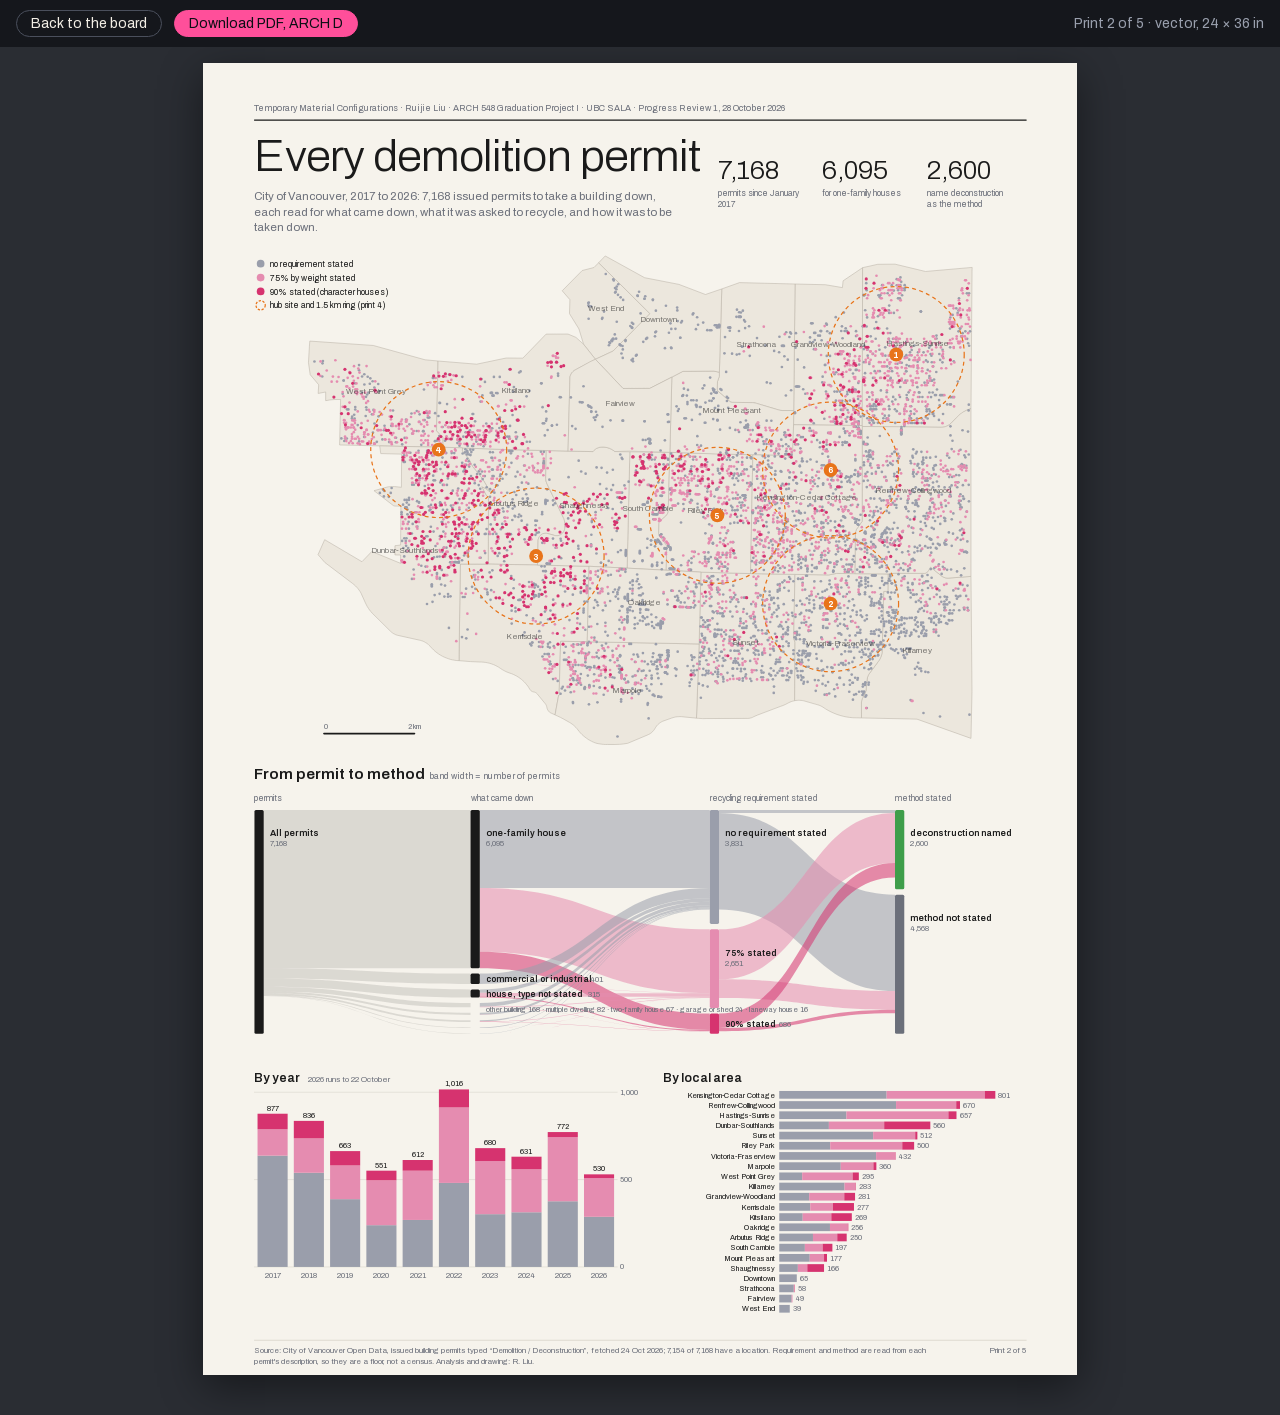
<file: prints/atlas.html>
<!doctype html>
<html lang="en">
<head>
<meta charset="utf-8">
<meta name="robots" content="noindex, nofollow">
<meta name="viewport" content="width=device-width, initial-scale=1">
<title>Demolition Permit Atlas, print</title>
<link rel="stylesheet" href="print.css">
</head>
<body>
<div class="bar"><a href="../index.html">Back to the board</a><a class="pdf" href="pdf/RLiu_GP1_2_demolition-permit-atlas_ARCH-D.pdf" download>Download PDF, ARCH D</a><span>Print 2 of 5 · vector, 24 × 36 in</span></div>
<div class="sheet" id="sheet"></div>
<script src="../assets/data/map.js"></script>
<script src="../assets/data/hubreach.js"></script>
<script src="../assets/data/siting.js"></script>
<script src="data.js"></script>
<script src="kit.js"></script>
<script src="atlas.js"></script>
</body>
</html>
</file>
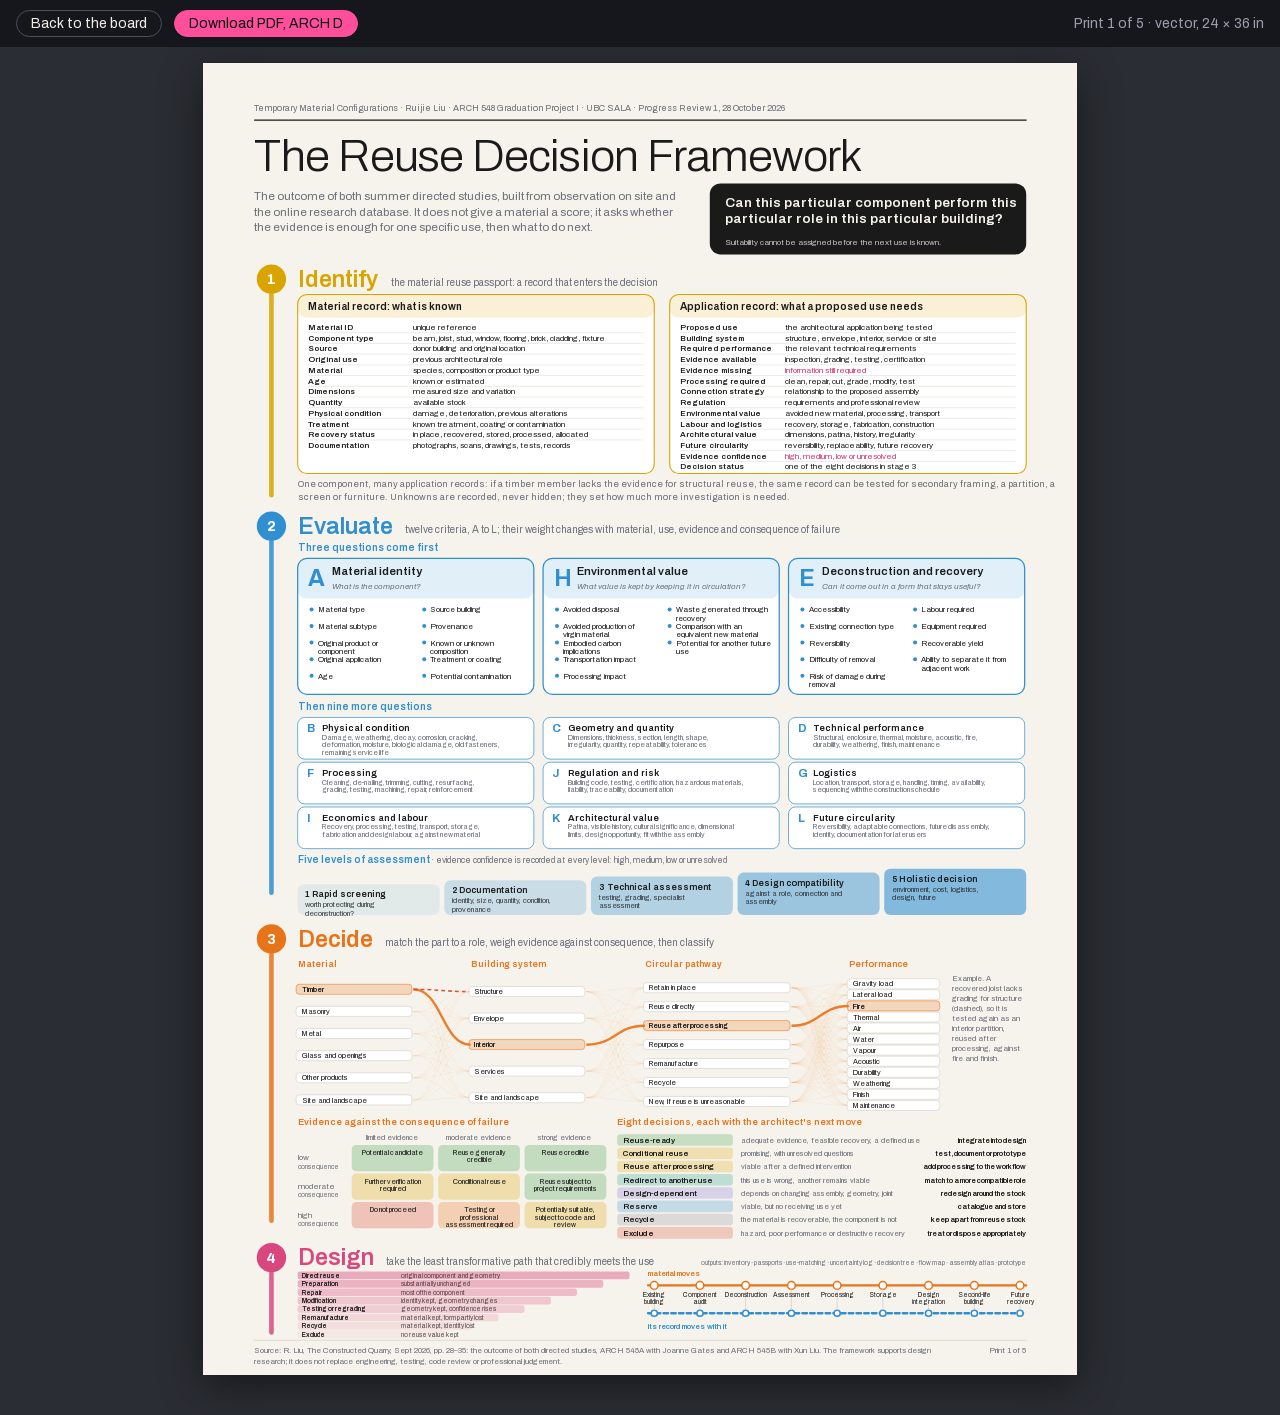
<file: prints/framework.html>
<!doctype html>
<html lang="en">
<head>
<meta charset="utf-8">
<meta name="robots" content="noindex, nofollow">
<meta name="viewport" content="width=device-width, initial-scale=1">
<title>Reuse Decision Framework, print</title>
<link rel="stylesheet" href="print.css">
</head>
<body>
<div class="bar"><a href="../index.html">Back to the board</a><a class="pdf" href="pdf/RLiu_GP1_1_reuse-decision-framework_ARCH-D.pdf" download>Download PDF, ARCH D</a><span>Print 1 of 5 · vector, 24 × 36 in</span></div>
<div class="sheet" id="sheet"></div>
<script src="kit.js"></script>
<script src="framework.js"></script>
</body>
</html>
</file>
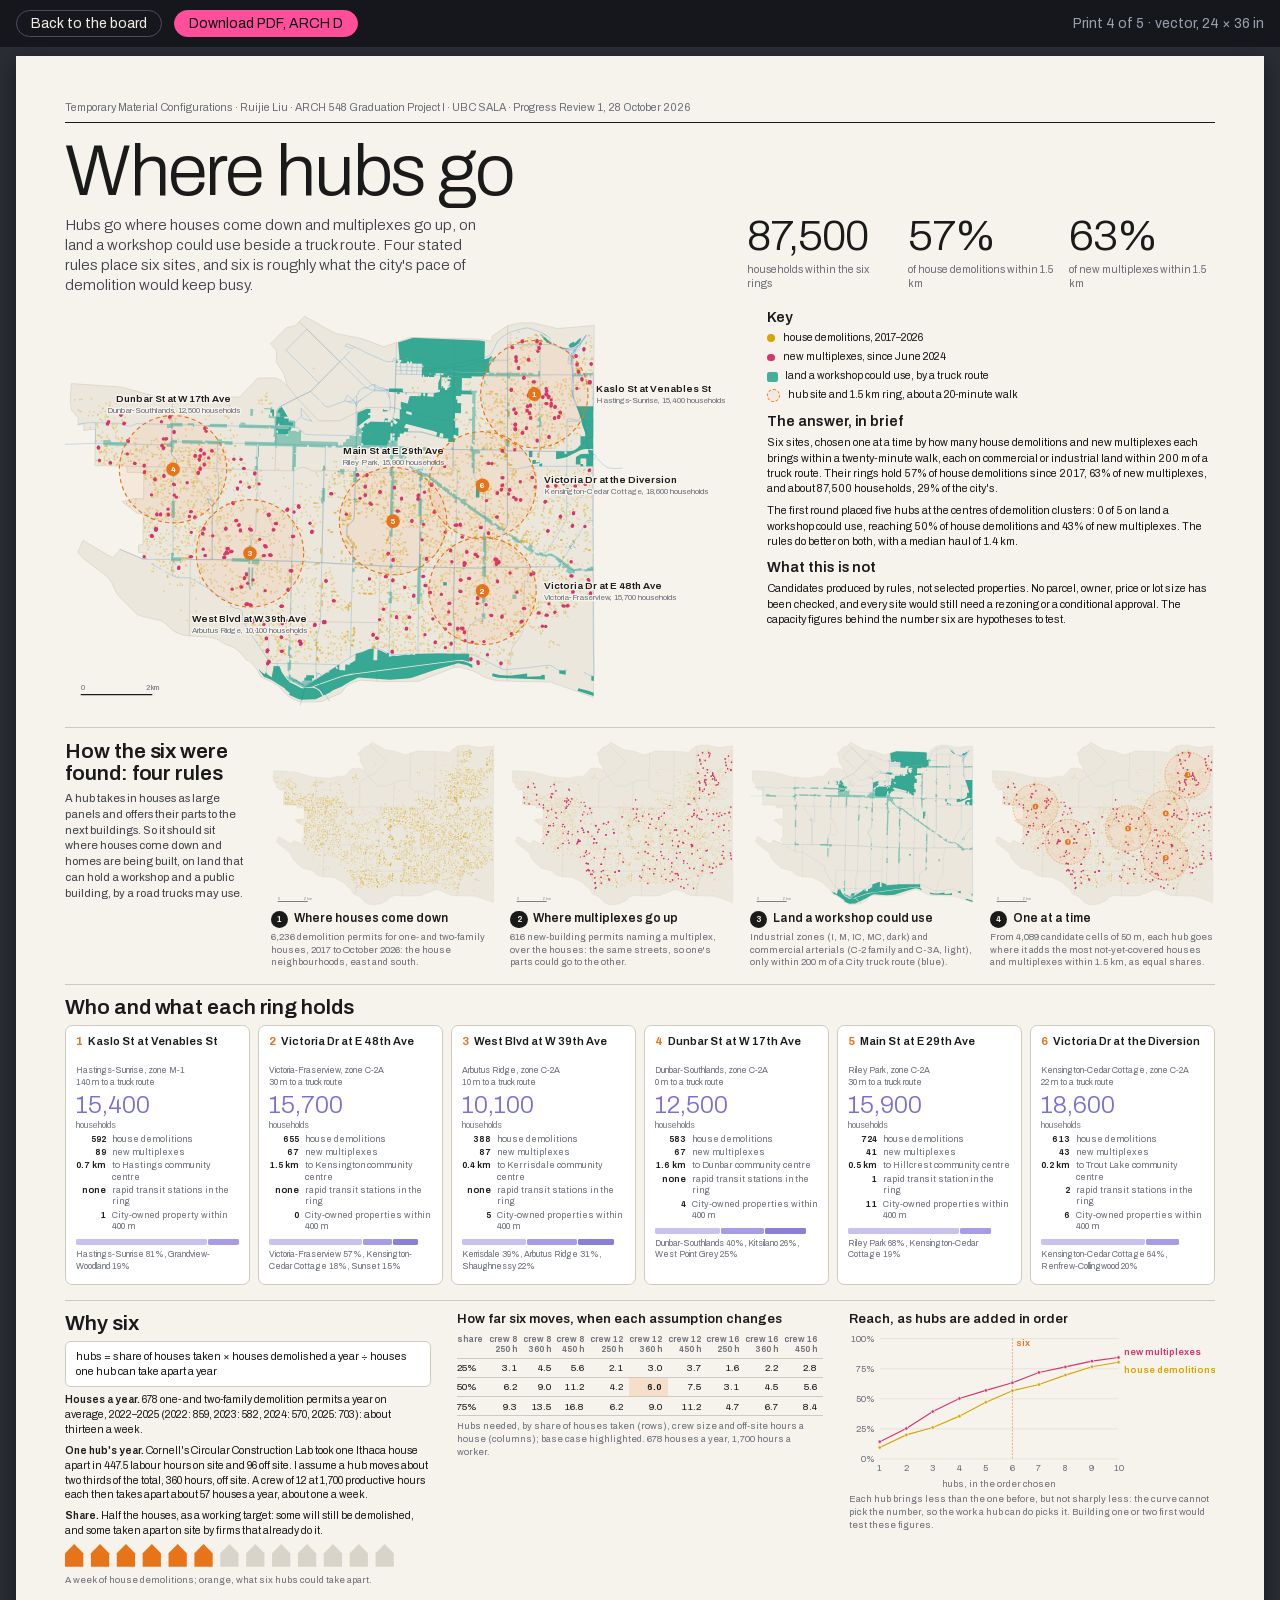
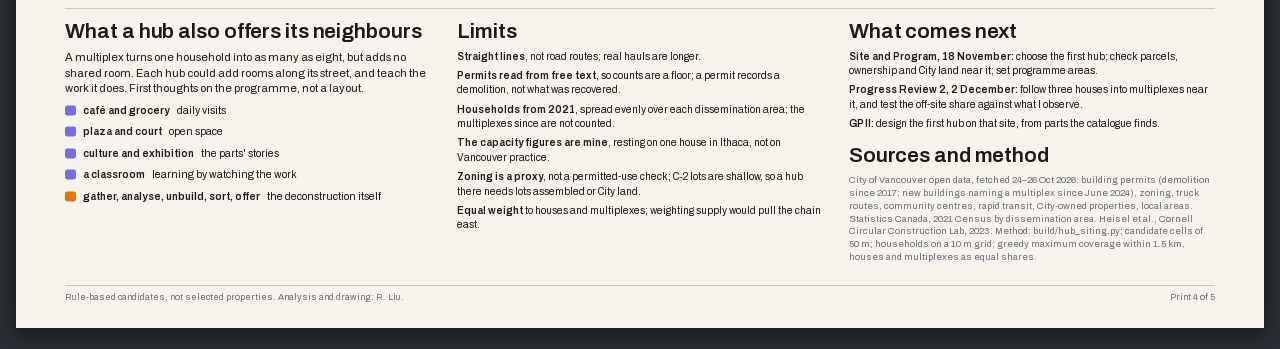
<file: prints/hubs.html>
<!doctype html>
<html lang="en">
<head>
<meta charset="utf-8">
<meta name="robots" content="noindex, nofollow">
<meta name="viewport" content="width=device-width, initial-scale=1">
<title>Where Hubs Go, print</title>
<meta name="description" content="Print 4 of 5, ARCH D: where deconstruction hubs could go in Vancouver, the four rules that place them, who each ring holds, why six, and the limits. Merges the 11 x 17 sheet and the letter siting supplement.">
<link rel="stylesheet" href="../assets/fonts/archivo.css">
<link rel="stylesheet" href="poster.css">
</head>
<body>
<div class="bar"><a href="../index.html">Back to the board</a><a class="pdf" href="pdf/RLiu_GP1_4_where-hubs-go_ARCH-D.pdf" download>Download PDF, ARCH D</a><span>Print 4 of 5 · vector, 24 × 36 in</span></div>
<main class="poster">
  <p class="kicker">Temporary Material Configurations · Ruijie Liu · ARCH 548 Graduation Project I · UBC SALA · Progress Review 1, 28 October 2026</p>

  <header class="head">
    <div>
      <h1>Where hubs go</h1>
      <p class="lede">Hubs go where houses come down and multiplexes go up, on land a workshop could use beside a truck route. Four stated rules place six sites, and six is roughly what the city's pace of demolition would keep busy.</p>
    </div>
    <div class="stats" id="stats"></div>
  </header>

  <section class="band map-band">
    <div class="map" id="map-main"></div>
    <aside class="side">
      <h2>Key</h2>
      <ul class="key">
        <li><i class="dot sun"></i>house demolitions, 2017–2026</li>
        <li><i class="dot mag"></i>new multiplexes, since June 2024</li>
        <li><i class="sq teal"></i>land a workshop could use, by a truck route</li>
        <li><i class="ring"></i>hub site and 1.5 km ring, about a 20-minute walk</li>
      </ul>
      <h2>The answer, in brief</h2>
      <p id="brief"></p>
      <p id="round"></p>
      <h2>What this is not</h2>
      <p>Candidates produced by rules, not selected properties. No parcel, owner, price or lot size has been checked, and every site would still need a rezoning or a conditional approval. The capacity figures behind the number six are hypotheses to test.</p>
    </aside>
  </section>

  <section class="band rules-band">
    <div>
      <h2 class="sec">How the six were found: four rules</h2>
      <p class="intro">A hub takes in houses as large panels and offers their parts to the next buildings. So it should sit where houses come down and homes are being built, on land that can hold a workshop and a public building, by a road trucks may use.</p>
    </div>
    <div class="rules">
      <figure><div class="map" id="map-1"></div><figcaption><b><span class="rn">1</span>Where houses come down</b><span id="cap-1"></span></figcaption></figure>
      <figure><div class="map" id="map-2"></div><figcaption><b><span class="rn">2</span>Where multiplexes go up</b><span id="cap-2"></span></figcaption></figure>
      <figure><div class="map" id="map-3"></div><figcaption><b><span class="rn">3</span>Land a workshop could use</b><span>Industrial zones (I, M, IC, MC, dark) and commercial arterials (C&#8209;2 family and C&#8209;3A, light), only within 200 m of a City truck route (blue).</span></figcaption></figure>
      <figure><div class="map" id="map-4"></div><figcaption><b><span class="rn">4</span>One at a time</b><span id="cap-4"></span></figcaption></figure>
    </div>
  </section>

  <section class="band">
    <h2 class="sec">Who and what each ring holds</h2>
    <div class="cards" id="cards"></div>
  </section>

  <section class="band three">
    <div>
      <h2 class="sec">Why six</h2>
      <p class="formula">hubs = share of houses taken × houses demolished a year ÷ houses one hub can take apart a year</p>
      <ul class="facts">
        <li id="perYear"></li>
        <li><b>One hub's year.</b> Cornell's Circular Construction Lab took one Ithaca house apart in 447.5 labour hours on site and 96 off site. I assume a hub moves about two thirds of the total, 360 hours, off site. A crew of 12 at 1,700 productive hours each then takes apart about 57 houses a year, about one a week.</li>
        <li><b>Share.</b> Half the houses, as a working target: some will still be demolished, and some taken apart on site by firms that already do it.</li>
      </ul>
      <div class="week" id="week"></div>
      <p class="cap">A week of house demolitions; orange, what six hubs could take apart.</p>
    </div>
    <div>
      <h3>How far six moves, when each assumption changes</h3>
      <table id="sens"></table>
      <p class="cap">Hubs needed, by share of houses taken (rows), crew size and off-site hours a house (columns); base case highlighted. 678 houses a year, 1,700 hours a worker.</p>
    </div>
    <div>
      <h3>Reach, as hubs are added in order</h3>
      <div class="chart" id="curve"></div>
      <p class="cap">Each hub brings less than the one before, but not sharply less: the curve cannot pick the number, so the work a hub can do picks it. Building one or two first would test these figures.</p>
    </div>
  </section>

  <section class="band three">
    <div>
      <h2 class="sec">What a hub also offers its neighbours</h2>
      <p>A multiplex turns one household into as many as eight, but adds no shared room. Each hub could add rooms along its street, and teach the work it does. First thoughts on the programme, not a layout.</p>
      <ul class="prog">
        <li><i class="sq lav"></i><b>café and grocery</b> daily visits</li>
        <li><i class="sq lav"></i><b>plaza and court</b> open space</li>
        <li><i class="sq lav"></i><b>culture and exhibition</b> the parts' stories</li>
        <li><i class="sq lav"></i><b>a classroom</b> learning by watching the work</li>
        <li><i class="sq orange"></i><b>gather, analyse, unbuild, sort, offer</b> the deconstruction itself</li>
      </ul>
    </div>
    <div>
      <h2 class="sec">Limits</h2>
      <ul class="facts small">
        <li><b>Straight lines</b>, not road routes; real hauls are longer.</li>
        <li><b>Permits read from free text</b>, so counts are a floor; a permit records a demolition, not what was recovered.</li>
        <li><b>Households from 2021</b>, spread evenly over each dissemination area; the multiplexes since are not counted.</li>
        <li><b>The capacity figures are mine</b>, resting on one house in Ithaca, not on Vancouver practice.</li>
        <li><b>Zoning is a proxy</b>, not a permitted-use check; C&#8209;2 lots are shallow, so a hub there needs lots assembled or City land.</li>
        <li><b>Equal weight</b> to houses and multiplexes; weighting supply would pull the chain east.</li>
      </ul>
    </div>
    <div>
      <h2 class="sec">What comes next</h2>
      <ul class="facts small">
        <li><b>Site and Program, 18 November:</b> choose the first hub; check parcels, ownership and City land near it; set programme areas.</li>
        <li><b>Progress Review 2, 2 December:</b> follow three houses into multiplexes near it, and test the off-site share against what I observe.</li>
        <li><b>GP II:</b> design the first hub on that site, from parts the catalogue finds.</li>
      </ul>
      <h2 class="sec" style="margin-top:18pt">Sources and method</h2>
      <p class="cap">City of Vancouver open data, fetched 24–26 Oct 2026: building permits (demolition since 2017; new buildings naming a multiplex since June 2024), zoning, truck routes, community centres, rapid transit, City-owned properties, local areas. Statistics Canada, 2021 Census by dissemination area. Heisel et al., Cornell Circular Construction Lab, 2023. Method: build/hub_siting.py; candidate cells of 50 m; households on a 10 m grid; greedy maximum coverage within 1.5 km, houses and multiplexes as equal shares.</p>
    </div>
  </section>

  <footer class="foot"><span>Rule-based candidates, not selected properties. Analysis and drawing: R. Liu.</span><span>Print 4 of 5</span></footer>
</main>

<script src="../assets/data/map.js"></script>
<script src="../assets/data/siting.js"></script>
<script>
(async () => {
  const M = window.MAP, S = window.SITING, NS = "http://www.w3.org/2000/svg";
  const INK = "#1A1A1A", MUTED = "#6B6F7A", RULE = "#CFCAC0";
  const C = { sun: "#D9A400", sky: "#2F8FD0", orange: "#E8741A", magenta: "#D6336F", teal: "#189E86", lav: "#7A6FD8" };
  const fmt = (n) => Math.round(n).toLocaleString("en-CA");
  const pct = (x) => Math.round(x * 100) + "%";
  const el = (tag, a = {}, p) => { const e = document.createElementNS(NS, tag); for (const k in a) if (a[k] != null) e.setAttribute(k, a[k]); if (p) p.appendChild(e); return e; };
  const T = (p, x, y, s, size, o = {}) => { const t = el("text", { x, y, "font-size": size, "font-weight": o.w || 400, fill: o.fill || INK, "text-anchor": o.a || "start", "font-family": "Archivo, sans-serif", "paint-order": o.halo ? "stroke" : null, stroke: o.halo ? "#F6F3EC" : null, "stroke-width": o.halo ? 5 : null }, p); t.textContent = s; return t; };
  const NAMES = { 1: "Kaslo St at Venables St", 2: "Victoria Dr at E 48th Ave", 3: "West Blvd at W 39th Ave", 4: "Dunbar St at W 17th Ave", 5: "Main St at E 29th Ave", 6: "Victoria Dr at the Diversion" };
  const sum = S.summary, ch = sum.chosen, km = sum.kmeans;
  await document.fonts.ready;

  function base(host, layers, opts = {}) {
    const s = el("svg", { viewBox: opts.vb || `-10 -10 ${M.w + 20} ${M.h + 20}` }, host);
    M.areas.forEach((a) => el("path", { d: a.d, fill: "#ECE7DD", stroke: "#C5BEB1", "stroke-width": 0.8 }, s));
    if (layers.includes("land")) {
      el("path", { d: S.trucks, fill: "none", stroke: C.sky, "stroke-width": 0.9, opacity: 0.55 }, s);
      el("path", { d: S.land.commercial, fill: C.teal, "fill-opacity": 0.45 }, s);
      el("path", { d: S.land.industrial, fill: C.teal, "fill-opacity": 0.85 }, s);
    }
    if (layers.includes("houses")) { const g = el("g", { fill: C.sun, "fill-opacity": layers.includes("faint") ? 0.35 : 0.7 }, s); for (let i = 0; i < S.houses.length; i += 2) el("circle", { cx: S.houses[i], cy: S.houses[i + 1], r: opts.dot || 1.7 }, g); }
    if (layers.includes("multi")) { const g = el("g", { fill: C.magenta }, s); for (let i = 0; i < S.multiplexes.length; i += 2) el("circle", { cx: S.multiplexes[i], cy: S.multiplexes[i + 1], r: 3.2 }, g); }
    if (layers.includes("hubs")) {
      const r = M.kmUnits * S.radiusKm;
      S.hubs.forEach((h) => {
        el("circle", { cx: h.x, cy: h.y, r, fill: C.orange, "fill-opacity": 0.08, stroke: C.orange, "stroke-width": 2.2, "stroke-dasharray": "8 6" }, s);
        el("circle", { cx: h.x, cy: h.y, r: 13, fill: C.orange }, s);
        T(s, h.x, h.y + 5.5, String(h.order), 15, { fill: "#fff", w: 700, a: "middle" });
        if (opts.labels) {
          const [dx, dy, a] = { 1: [118, -4, "start"], 6: [118, -4, "start"], 2: [118, -4, "start"], 5: [0, -128, "middle"], 3: [0, 132, "middle"], 4: [0, -128, "middle"] }[h.order];
          T(s, h.x + dx, h.y + dy, NAMES[h.order], 19, { w: 600, a, halo: true });
          T(s, h.x + dx, h.y + dy + 21, `${h.area}, ${fmt(Math.round(h.households / 100) * 100)} households`, 15, { fill: MUTED, a, halo: true });
        }
      });
    }
    const sx = 20, sy = M.h - 14;
    el("path", { d: `M${sx},${sy}h${2 * M.kmUnits}`, stroke: INK, "stroke-width": 2.4 }, s);
    T(s, sx, sy - 8, "0", 13, { fill: MUTED }); T(s, sx + 2 * M.kmUnits, sy - 8, "2 km", 13, { fill: MUTED, a: "middle" });
    return s;
  }

  // header figures
  document.getElementById("stats").innerHTML = [[fmt(Math.round(ch.households / 100) * 100), "households within the six rings"], [pct(ch.houses), "of house demolitions within 1.5 km"], [pct(ch.multiplexes), "of new multiplexes within 1.5 km"]]
    .map(([n, l]) => `<div><b>${n}</b><span>${l}</span></div>`).join("");

  // the map, and the answer
  base(document.getElementById("map-main"), ["land", "houses", "faint", "multi", "hubs"], { labels: true, vb: "-10 -14 1290 770" });
  document.getElementById("brief").textContent = `Six sites, chosen one at a time by how many house demolitions and new multiplexes each brings within a twenty-minute walk, each on commercial or industrial land within 200 m of a truck route. Their rings hold ${pct(ch.houses)} of house demolitions since 2017, ${pct(ch.multiplexes)} of new multiplexes, and about ${fmt(Math.round(ch.households / 100) * 100)} households, ${pct(ch.households / sum.cityHouseholds)} of the city's.`;
  document.getElementById("round").textContent = `The first round placed five hubs at the centres of demolition clusters: ${km.onEligibleLand} of 5 on land a workshop could use, reaching ${pct(km.houses)} of house demolitions and ${pct(km.multiplexes)} of new multiplexes. The rules do better on both, with a median haul of ${ch.haulMedian.toFixed(1)} km.`;

  // four rules
  base(document.getElementById("map-1"), ["houses"]);
  document.getElementById("cap-1").textContent = `${fmt(sum.housesTotal)} demolition permits for one- and two-family houses, 2017 to October 2026: the house neighbourhoods, east and south.`;
  base(document.getElementById("map-2"), ["houses", "faint", "multi"]);
  document.getElementById("cap-2").textContent = `${fmt(sum.multiplexesTotal)} new-building permits naming a multiplex, over the houses: the same streets, so one's parts could go to the other.`;
  base(document.getElementById("map-3"), ["land"]);
  base(document.getElementById("map-4"), ["houses", "faint", "multi", "hubs"]);
  document.getElementById("cap-4").textContent = `From ${fmt(sum.candidateCells)} candidate cells of 50 m, each hub goes where it adds the most not-yet-covered houses and multiplexes within 1.5 km, as equal shares.`;

  // six cards
  const PAL = ["#C9C2EE", "#A79DE6", "#8A7FD9", "#6F64C6", "#5A50B0"];
  document.getElementById("cards").innerHTML = S.hubs.map((h) => {
    const st = [...new Set(h.stations)].length;
    return `
    <article class="card">
      <h3><span class="o">${h.order}</span>${NAMES[h.order]}</h3>
      <p class="m">${h.area}, zone ${h.zone.replace(/-/g, "‑")}<br>${h.truckM} m to a truck route</p>
      <p class="big">${fmt(Math.round(h.households / 100) * 100)}<small>households</small></p>
      <dl>
        <dt>${fmt(h.houses)}</dt><dd>house demolitions</dd>
        <dt>${h.multiplexes}</dt><dd>new multiplexes</dd>
        <dt>${h.nearestCentre[1].toFixed(1)} km</dt><dd>to ${h.nearestCentre[0]} community centre</dd>
        <dt>${st || "none"}</dt><dd>rapid transit ${st === 1 ? "station" : "stations"} in the ring</dd>
        <dt>${h.cityOwnedWithin400m}</dt><dd>City-owned ${h.cityOwnedWithin400m === 1 ? "property" : "properties"} within 400 m</dd>
      </dl>
      <div class="share">${h.areas.map(([n, sh], q) => `<i style="width:${sh * 100}%;background:${PAL[q % PAL.length]}"></i>`).join("")}</div>
      <p class="m">${h.areas.slice(0, 3).map(([n, sh]) => `${n} ${Math.round(sh * 100)}%`).join(", ")}</p>
    </article>`;
  }).join("");

  // why six
  const per = sum.perYear / 52;
  document.getElementById("perYear").innerHTML = `<b>Houses a year.</b> ${fmt(sum.perYear)} one- and two-family demolition permits a year on average, 2022–2025 (${["2022", "2023", "2024", "2025"].map((y) => `${y}: ${sum.years[y]}`).join(", ")}): about thirteen a week.`;
  const wk = el("svg", { viewBox: `0 0 ${Math.round(per) * 34} 34` }, document.getElementById("week"));
  for (let i = 0; i < Math.round(per); i++) { const x = i * 34; el("path", { d: `M${x},12L${x + 12},0L${x + 24},12V30H${x}Z`, fill: i < 6 ? C.orange : "#D9D4CA" }, wk); }
  const crews = [8, 12, 16], hours = [250, 360, 450], shares = [0.25, 0.5, 0.75];
  const cell = (sh, cr, hr) => S.capacity.find((r) => r.share === sh && r.crew === cr && r.hours === hr).hubs;
  document.getElementById("sens").innerHTML = `<tr><th>share</th>` + crews.map((c) => hours.map((h) => `<th class="n">crew ${c}<br>${h} h</th>`).join("")).join("") + `</tr>` +
    shares.map((sh) => `<tr><td>${pct(sh)}</td>` + crews.map((c) => hours.map((h) => `<td class="n${sh === 0.5 && c === 12 && h === 360 ? " hl" : ""}">${cell(sh, c, h).toFixed(1)}</td>`).join("")).join("") + `</tr>`).join("");
  const W = 760, H = 330, L = 64, B = 62, R = 200, top = 18;
  const svg = el("svg", { viewBox: `0 0 ${W} ${H}` }, document.getElementById("curve"));
  const x = (k) => L + ((k - 1) / 9) * (W - L - R), y = (v) => top + (1 - v) * (H - top - B);
  [0, 0.25, 0.5, 0.75, 1].forEach((v) => { el("path", { d: `M${L},${y(v)}H${W - R}`, stroke: RULE, "stroke-width": 0.8 }, svg); T(svg, L - 10, y(v) + 6, pct(v), 19, { fill: MUTED, a: "end" }); });
  S.curve.forEach((c) => T(svg, x(c.k), H - B + 26, String(c.k), 19, { fill: MUTED, a: "middle" }));
  T(svg, (L + W - R) / 2, H - 4, "hubs, in the order chosen", 19, { fill: MUTED, a: "middle" });
  el("path", { d: `M${x(6)},${top}V${H - B}`, stroke: C.orange, "stroke-width": 1.2, "stroke-dasharray": "4 3" }, svg);
  T(svg, x(6) + 8, top + 16, "six", 19, { fill: C.orange, w: 600 });
  [["houses", C.sun, "house demolitions"], ["multiplexes", C.magenta, "new multiplexes"]].forEach(([key, col, lab]) => {
    el("path", { d: "M" + S.curve.map((c) => `${x(c.k)},${y(c[key])}`).join("L"), fill: "none", stroke: col, "stroke-width": 2.4 }, svg);
    S.curve.forEach((c) => el("circle", { cx: x(c.k), cy: y(c[key]), r: 3.6, fill: col, stroke: "#F6F3EC", "stroke-width": 1.5 }, svg));
    const last = S.curve[S.curve.length - 1];
    T(svg, x(10) + 12, y(last[key]) + (key === "houses" ? 22 : -6), lab, 20, { fill: col, w: 600 });
  });

  document.body.dataset.ready = "1";
})();
</script>
<script>/* on screen, fit the sheet to the window; print resets the zoom */ (() => { const fit = () => { document.querySelector(".poster").style.zoom = Math.min(1, (innerWidth - 32) / (24 * 96)); }; fit(); addEventListener("resize", fit); })();</script>
</body>
</html>
</file>
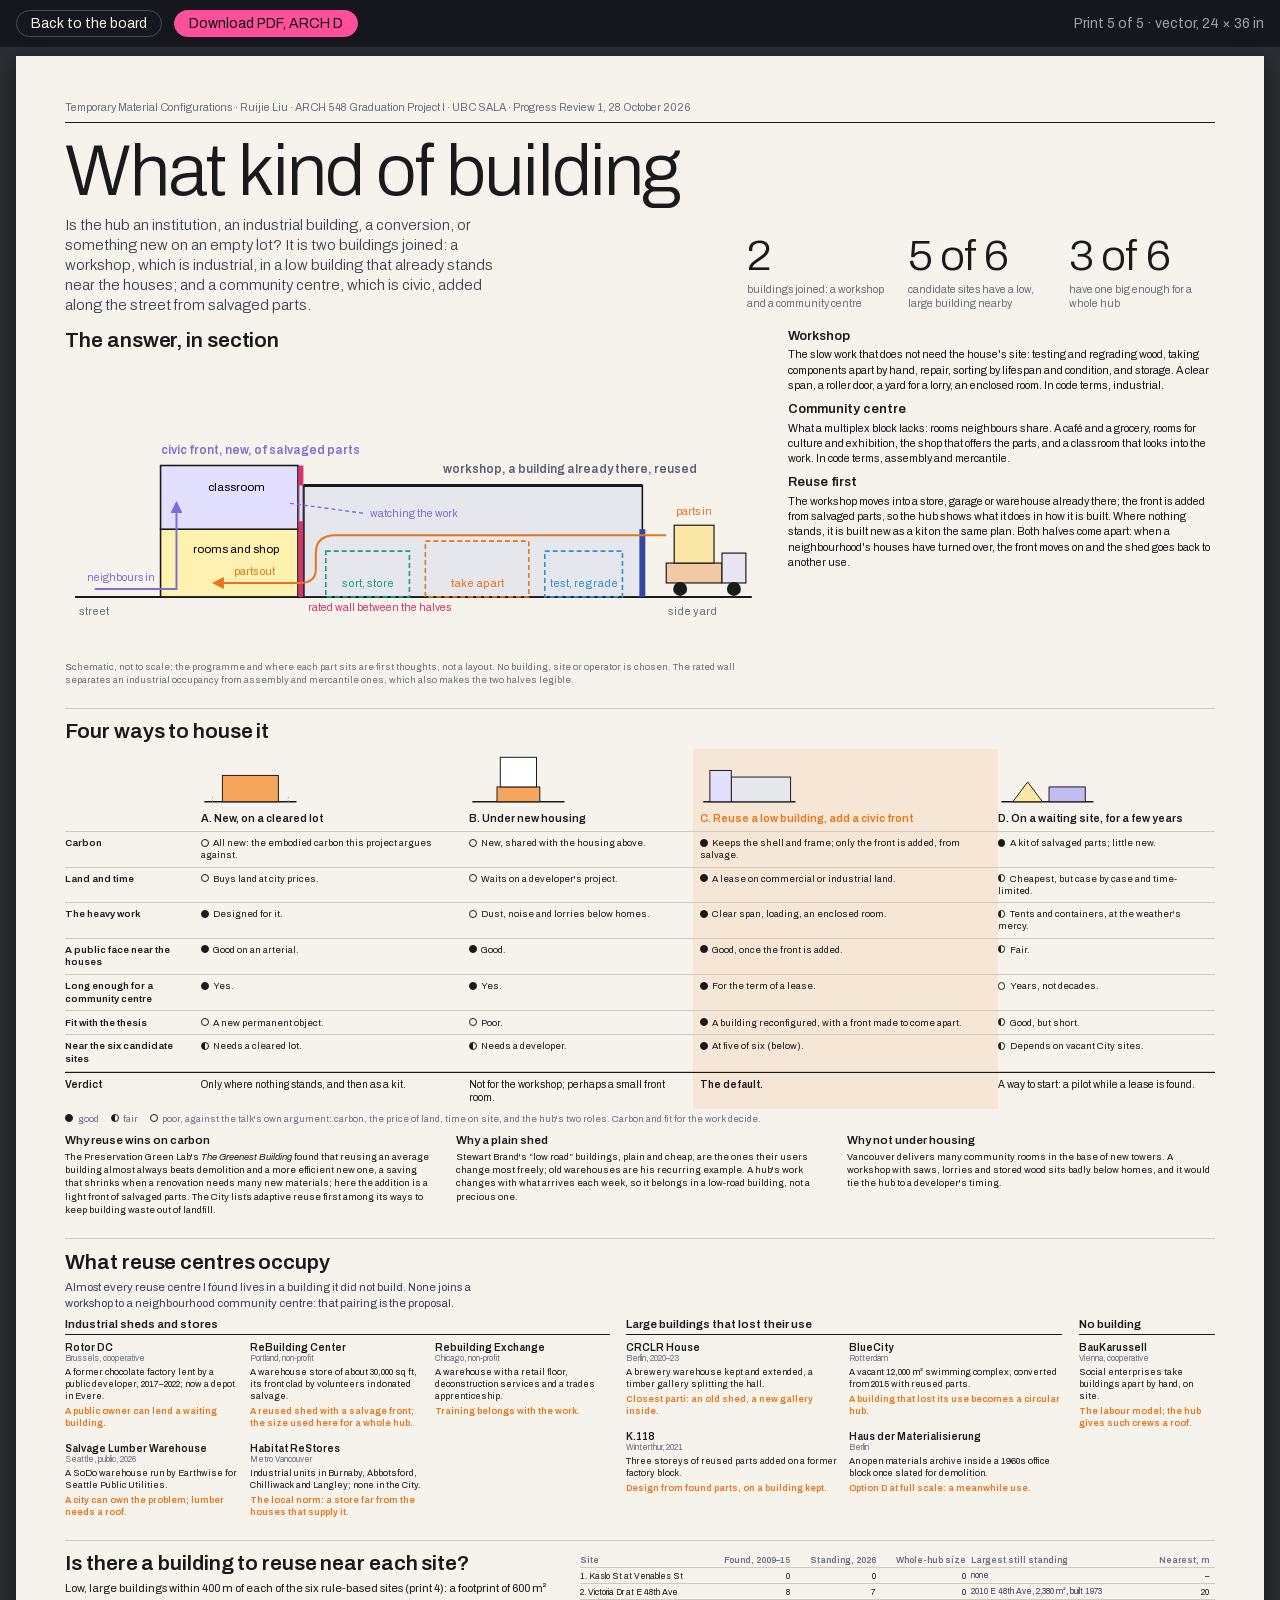
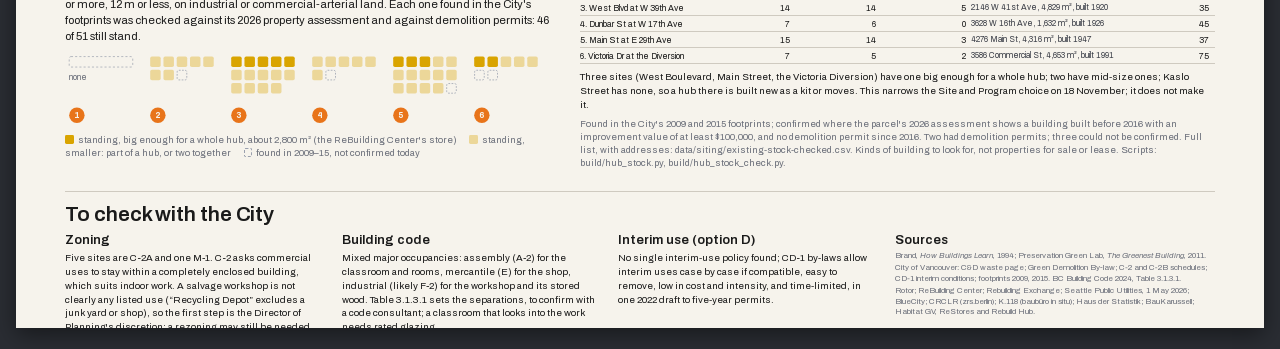
<file: prints/hubtype.html>
<!doctype html>
<html lang="en">
<head>
<meta charset="utf-8">
<meta name="robots" content="noindex, nofollow">
<meta name="viewport" content="width=device-width, initial-scale=1">
<title>What Kind of Building, print</title>
<meta name="description" content="Print 5 of 5, ARCH D: what kind of building a deconstruction hub is. Two buildings joined, four ways to house it, what reuse centres occupy, whether a building to reuse stands near each site, and what to check with the City. Replaces the five-page letter supplement.">
<link rel="stylesheet" href="../assets/fonts/archivo.css">
<link rel="stylesheet" href="poster.css">
<style>
  .answer { display: grid; grid-template-columns: 13.4in 1fr; gap: 0.5in; align-items: start; }
  .answer .fig svg text { font-family: "Archivo", sans-serif; }
  .halves h3 { margin-top: 12pt; }
  .halves h3:first-child { margin-top: 0; }
  .halves p { font-size: 15pt; }
  .opts { width: 100%; border-collapse: separate; border-spacing: 0; font-size: 13pt; }
  .opts th, .opts td { padding: 7pt 10pt 7pt 0; border-bottom: 0.7pt solid var(--rule); vertical-align: top; line-height: 1.3; }
  .opts thead th { vertical-align: bottom; font-size: 15pt; color: var(--ink); font-weight: 600; padding-bottom: 8pt; }
  .opts thead svg { display: block; width: 1.9in; height: auto; margin-bottom: 6pt; }
  .opts td:first-child { width: 2.6in; font-weight: 600; font-size: 13.5pt; }
  .opts .pick { background: rgba(232, 116, 26, .10); padding-left: 10pt; }
  .opts thead .pick { color: var(--orange); }
  .opts tr.verdict td { border-top: 1.4pt solid var(--ink); border-bottom: none; font-size: 14pt; }
  .r { display: inline-block; width: 11pt; height: 11pt; border-radius: 50%; border: 1.4pt solid var(--ink); margin-right: 6pt; vertical-align: -1pt; }
  .r.g { background: var(--ink); } .r.f { background: linear-gradient(90deg, var(--ink) 50%, transparent 50%); }
  .why { display: grid; grid-template-columns: repeat(3, 1fr); gap: 0.45in; margin-top: 12pt; }
  .why h3 { font-size: 16pt; }
  .why p { font-size: 13pt; }
  .groups { display: grid; grid-template-columns: 5fr 4fr 1.25fr; gap: 0.32in; }
  .group > h3 { font-size: 16pt; border-bottom: 1.4pt solid var(--ink); padding-bottom: 5pt; margin-bottom: 8pt; }
  .group .list { display: grid; gap: 8pt 14pt; }
  .g5 .list { grid-template-columns: repeat(3, 1fr); }
  .g4 .list { grid-template-columns: repeat(2, 1fr); }
  .prec { font-size: 12.5pt; line-height: 1.32; }
  .prec b { display: block; font-size: 14pt; }
  .prec .where { display: block; font-size: 11.5pt; color: var(--muted); margin-bottom: 3pt; }
  .prec .lesson { display: block; margin-top: 4pt; color: var(--orange); font-weight: 600; }
  .stock { display: grid; grid-template-columns: 9.4in 1fr; gap: 0.5in; align-items: start; }
  .stock .cap { margin-top: 6pt; }
  .stock table { font-size: 12pt; }
  .stock th, .stock td { padding-top: 3.5pt; padding-bottom: 3.5pt; }
  .sqk { display: inline-block; width: 12pt; height: 12pt; border-radius: 2pt; background: var(--sun); vertical-align: -1pt; margin-right: 6pt; }
  .sqk.small { opacity: .35; }
  .sqk.gone { background: none; border: 1.2pt dashed #9AA0AE; }
  .stock td.addr { font-size: 11.5pt; color: #3D4049; }
  .check { display: grid; grid-template-columns: 1fr 1fr 1fr 1.25fr; gap: 0.4in; }
  .check p { font-size: 13.5pt; }
  .src li { font-size: 11pt; line-height: 1.3; margin-bottom: 3pt; color: var(--muted); }
</style>
</head>
<body>
<div class="bar"><a href="../index.html">Back to the board</a><a class="pdf" href="pdf/RLiu_GP1_5_what-kind-of-building_ARCH-D.pdf" download>Download PDF, ARCH D</a><span>Print 5 of 5 · vector, 24 × 36 in</span></div>
<main class="poster">
  <p class="kicker">Temporary Material Configurations · Ruijie Liu · ARCH 548 Graduation Project I · UBC SALA · Progress Review 1, 28 October 2026</p>

  <header class="head">
    <div>
      <h1>What kind of building</h1>
      <p class="lede">Is the hub an institution, an industrial building, a conversion, or something new on an empty lot? It is two buildings joined: a workshop, which is industrial, in a low building that already stands near the houses; and a community centre, which is civic, added along the street from salvaged parts.</p>
    </div>
    <div class="stats" id="stats"></div>
  </header>

  <section class="band answer">
    <div class="fig">
      <h2 class="sec">The answer, in section</h2>
      <svg viewBox="0 0 700 300" role="img" aria-label="Section: the street, a two-level civic front of salvaged parts, a rated wall, the reused workshop with test, take apart and sort, and a side yard with a lorry at the roller door. Neighbours come in from the street; parts come in from the yard and leave through the shop.">
        <defs>
          <marker id="ao" viewBox="0 0 10 10" refX="8" refY="5" markerWidth="6" markerHeight="6" orient="auto"><path d="M0,0L10,5L0,10Z" fill="#E8741A"/></marker>
          <marker id="al" viewBox="0 0 10 10" refX="8" refY="5" markerWidth="6" markerHeight="6" orient="auto"><path d="M0,0L10,5L0,10Z" fill="#7A6FD8"/></marker>
        </defs>
        <path d="M10,240H690" stroke="#1A1A1A" stroke-width="2"/>
        <text x="14" y="258" font-size="11" fill="#6B6F7A">street</text>
        <text x="606" y="258" font-size="11" fill="#6B6F7A">side yard</text>
        <rect x="96" y="172" width="138" height="68" fill="#FFF2B0" stroke="#1A1A1A" stroke-width="1.6"/>
        <rect x="96" y="108" width="138" height="64" fill="#E3E0FF" stroke="#1A1A1A" stroke-width="1.6"/>
        <text x="172" y="196" font-size="11.5" text-anchor="middle">rooms and shop</text>
        <text x="172" y="134" font-size="11.5" text-anchor="middle">classroom</text>
        <text x="96" y="96" font-size="12" font-weight="600" fill="#7A6FD8">civic front, new, of salvaged parts</text>
        <path d="M237,108V240" stroke="#D6336F" stroke-width="5"/>
        <path d="M237,128V164" stroke="#BFE6FF" stroke-width="3"/>
        <text x="244" y="254" font-size="10.5" fill="#D6336F">rated wall between the halves</text>
        <rect x="240" y="128" width="340" height="112" fill="#E6E7EC" stroke="#1A1A1A" stroke-width="1.6"/>
        <path d="M240,128H580" stroke="#1A1A1A" stroke-width="3"/>
        <text x="380" y="116" font-size="12" font-weight="600" fill="#5A5F70">workshop, a building already there, reused</text>
        <rect x="262" y="194" width="84" height="46" fill="none" stroke="#189E86" stroke-width="1.6" stroke-dasharray="5 3"/>
        <rect x="362" y="184" width="104" height="56" fill="none" stroke="#E8741A" stroke-width="1.6" stroke-dasharray="5 3"/>
        <rect x="482" y="194" width="78" height="46" fill="none" stroke="#2F8FD0" stroke-width="1.6" stroke-dasharray="5 3"/>
        <text x="304" y="230" font-size="11" text-anchor="middle" fill="#189E86">sort, store</text>
        <text x="414" y="230" font-size="11" text-anchor="middle" fill="#E8741A">take apart</text>
        <text x="521" y="230" font-size="11" text-anchor="middle" fill="#2F8FD0">test, regrade</text>
        <rect x="577" y="172" width="6" height="68" fill="#3446A0"/>
        <rect x="604" y="206" width="56" height="20" fill="#F1C9A2" stroke="#1A1A1A" stroke-width="1.2"/>
        <rect x="612" y="168" width="40" height="38" fill="#FBE8A6" stroke="#1A1A1A" stroke-width="1.2"/>
        <rect x="660" y="196" width="24" height="30" fill="#E9E6F2" stroke="#1A1A1A" stroke-width="1.2"/>
        <circle cx="618" cy="232" r="7" fill="#1A1A1A"/><circle cx="672" cy="232" r="7" fill="#1A1A1A"/>
        <path d="M604,178H272Q252,178 252,196V212Q252,226 236,226H150" fill="none" stroke="#E8741A" stroke-width="2" marker-end="url(#ao)"/>
        <text x="632" y="158" font-size="10.5" fill="#E8741A" text-anchor="middle">parts in</text>
        <text x="190" y="218" font-size="10.5" fill="#E8741A" text-anchor="middle">parts out</text>
        <path d="M30,232H112V146" fill="none" stroke="#7A6FD8" stroke-width="2" marker-end="url(#al)"/>
        <path d="M226,146L300,156" fill="none" stroke="#7A6FD8" stroke-width="1.4" stroke-dasharray="4 3"/>
        <text x="90" y="224" font-size="10.5" fill="#7A6FD8" text-anchor="end">neighbours in</text>
        <text x="306" y="160" font-size="10.5" fill="#7A6FD8">watching the work</text>
      </svg>
      <p class="cap">Schematic, not to scale; the programme and where each part sits are first thoughts, not a layout. No building, site or operator is chosen. The rated wall separates an industrial occupancy from assembly and mercantile ones, which also makes the two halves legible.</p>
    </div>
    <div class="halves">
      <h3>Workshop</h3>
      <p>The slow work that does not need the house's site: testing and regrading wood, taking components apart by hand, repair, sorting by lifespan and condition, and storage. A clear span, a roller door, a yard for a lorry, an enclosed room. In code terms, industrial.</p>
      <h3>Community centre</h3>
      <p>What a multiplex block lacks: rooms neighbours share. A café and a grocery, rooms for culture and exhibition, the shop that offers the parts, and a classroom that looks into the work. In code terms, assembly and mercantile.</p>
      <h3>Reuse first</h3>
      <p>The workshop moves into a store, garage or warehouse already there; the front is added from salvaged parts, so the hub shows what it does in how it is built. Where nothing stands, it is built new as a kit on the same plan. Both halves come apart: when a neighbourhood's houses have turned over, the front moves on and the shed goes back to another use.</p>
    </div>
  </section>

  <section class="band">
    <h2 class="sec">Four ways to house it</h2>
    <table class="opts">
      <thead><tr><th></th>
        <th><svg viewBox="0 0 120 64"><path d="M4,58H116" stroke="#1A1A1A" stroke-width="1.6"/><rect x="26" y="26" width="68" height="32" fill="#F7A55C" stroke="#1A1A1A" stroke-width="1.2"/><path d="M14,58V52M106,58V52" stroke="#9A958B" stroke-dasharray="2 2"/></svg>A. New, on a cleared lot</th>
        <th><svg viewBox="0 0 120 64"><path d="M4,58H116" stroke="#1A1A1A" stroke-width="1.6"/><rect x="34" y="40" width="52" height="18" fill="#F7A55C" stroke="#1A1A1A" stroke-width="1.2"/><rect x="38" y="4" width="44" height="36" fill="#FFFFFF" stroke="#1A1A1A" stroke-width="1.2"/></svg>B. Under new housing</th>
        <th class="pick"><svg viewBox="0 0 120 64"><path d="M4,58H116" stroke="#1A1A1A" stroke-width="1.6"/><rect x="38" y="28" width="72" height="30" fill="#E6E7EC" stroke="#1A1A1A" stroke-width="1.2"/><rect x="12" y="20" width="26" height="38" fill="#E3E0FF" stroke="#1A1A1A" stroke-width="1.2"/></svg>C. Reuse a low building, add a civic front</th>
        <th><svg viewBox="0 0 120 64"><path d="M4,58H116" stroke="#1A1A1A" stroke-width="1.6"/><path d="M18,58L36,34L54,58Z" fill="#FBE8A6" stroke="#1A1A1A" stroke-width="1.2"/><rect x="62" y="40" width="44" height="18" fill="#C2BCF4" stroke="#1A1A1A" stroke-width="1.2"/></svg>D. On a waiting site, for a few years</th>
      </tr></thead>
      <tbody>
        <tr><td>Carbon</td><td><i class="r"></i>All new: the embodied carbon this project argues against.</td><td><i class="r"></i>New, shared with the housing above.</td><td class="pick"><i class="r g"></i>Keeps the shell and frame; only the front is added, from salvage.</td><td><i class="r g"></i>A kit of salvaged parts; little new.</td></tr>
        <tr><td>Land and time</td><td><i class="r"></i>Buys land at city prices.</td><td><i class="r"></i>Waits on a developer's project.</td><td class="pick"><i class="r g"></i>A lease on commercial or industrial land.</td><td><i class="r f"></i>Cheapest, but case by case and time-limited.</td></tr>
        <tr><td>The heavy work</td><td><i class="r g"></i>Designed for it.</td><td><i class="r"></i>Dust, noise and lorries below homes.</td><td class="pick"><i class="r g"></i>Clear span, loading, an enclosed room.</td><td><i class="r f"></i>Tents and containers, at the weather's mercy.</td></tr>
        <tr><td>A public face near the houses</td><td><i class="r g"></i>Good on an arterial.</td><td><i class="r g"></i>Good.</td><td class="pick"><i class="r g"></i>Good, once the front is added.</td><td><i class="r f"></i>Fair.</td></tr>
        <tr><td>Long enough for a community centre</td><td><i class="r g"></i>Yes.</td><td><i class="r g"></i>Yes.</td><td class="pick"><i class="r g"></i>For the term of a lease.</td><td><i class="r"></i>Years, not decades.</td></tr>
        <tr><td>Fit with the thesis</td><td><i class="r"></i>A new permanent object.</td><td><i class="r"></i>Poor.</td><td class="pick"><i class="r g"></i>A building reconfigured, with a front made to come apart.</td><td><i class="r f"></i>Good, but short.</td></tr>
        <tr><td>Near the six candidate sites</td><td><i class="r f"></i>Needs a cleared lot.</td><td><i class="r f"></i>Needs a developer.</td><td class="pick"><i class="r g"></i>At five of six (below).</td><td><i class="r f"></i>Depends on vacant City sites.</td></tr>
        <tr class="verdict"><td>Verdict</td><td>Only where nothing stands, and then as a kit.</td><td>Not for the workshop; perhaps a small front room.</td><td class="pick"><b>The default.</b></td><td>A way to start: a pilot while a lease is found.</td></tr>
      </tbody>
    </table>
    <p class="cap"><i class="r g"></i>good <i class="r f" style="margin-left:14pt"></i>fair <i class="r" style="margin-left:14pt"></i>poor, against the talk's own argument: carbon, the price of land, time on site, and the hub's two roles. Carbon and fit for the work decide.</p>
    <div class="why">
      <div><h3>Why reuse wins on carbon</h3><p>The Preservation Green Lab's <i>The Greenest Building</i> found that reusing an average building almost always beats demolition and a more efficient new one, a saving that shrinks when a renovation needs many new materials; here the addition is a light front of salvaged parts. The City lists adaptive reuse first among its ways to keep building waste out of landfill.</p></div>
      <div><h3>Why a plain shed</h3><p>Stewart Brand's “low road” buildings, plain and cheap, are the ones their users change most freely; old warehouses are his recurring example. A hub's work changes with what arrives each week, so it belongs in a low-road building, not a precious one.</p></div>
      <div><h3>Why not under housing</h3><p>Vancouver delivers many community rooms in the base of new towers. A workshop with saws, lorries and stored wood sits badly below homes, and it would tie the hub to a developer's timing.</p></div>
    </div>
  </section>

  <section class="band">
    <h2 class="sec">What reuse centres occupy</h2>
    <p class="intro">Almost every reuse centre I found lives in a building it did not build. None joins a workshop to a neighbourhood community centre: that pairing is the proposal.</p>
    <div class="groups">
      <div class="group g5"><h3>Industrial sheds and stores</h3><div class="list">
        <p class="prec"><b>Rotor DC</b><span class="where">Brussels, cooperative</span>A former chocolate factory lent by a public developer, 2017–2022; now a depot in Evere.<span class="lesson">A public owner can lend a waiting building.</span></p>
        <p class="prec"><b>ReBuilding Center</b><span class="where">Portland, non-profit</span>A warehouse store of about 30,000 sq ft, its front clad by volunteers in donated salvage.<span class="lesson">A reused shed with a salvage front; the size used here for a whole hub.</span></p>
        <p class="prec"><b>Rebuilding Exchange</b><span class="where">Chicago, non-profit</span>A warehouse with a retail floor, deconstruction services and a trades apprenticeship.<span class="lesson">Training belongs with the work.</span></p>
        <p class="prec"><b>Salvage Lumber Warehouse</b><span class="where">Seattle, public, 2026</span>A SoDo warehouse run by Earthwise for Seattle Public Utilities.<span class="lesson">A city can own the problem; lumber needs a roof.</span></p>
        <p class="prec"><b>Habitat ReStores</b><span class="where">Metro Vancouver</span>Industrial units in Burnaby, Abbotsford, Chilliwack and Langley; none in the City.<span class="lesson">The local norm: a store far from the houses that supply it.</span></p>
      </div></div>
      <div class="group g4"><h3>Large buildings that lost their use</h3><div class="list">
        <p class="prec"><b>CRCLR House</b><span class="where">Berlin, 2020–23</span>A brewery warehouse kept and extended, a timber gallery splitting the hall.<span class="lesson">Closest parti: an old shed, a new gallery inside.</span></p>
        <p class="prec"><b>BlueCity</b><span class="where">Rotterdam</span>A vacant 12,000 m² swimming complex, converted from 2015 with reused parts.<span class="lesson">A building that lost its use becomes a circular hub.</span></p>
        <p class="prec"><b>K.118</b><span class="where">Winterthur, 2021</span>Three storeys of reused parts added on a former factory block.<span class="lesson">Design from found parts, on a building kept.</span></p>
        <p class="prec"><b>Haus der Materialisierung</b><span class="where">Berlin</span>An open materials archive inside a 1960s office block once slated for demolition.<span class="lesson">Option D at full scale: a meanwhile use.</span></p>
      </div></div>
      <div class="group"><h3>No building</h3><div class="list">
        <p class="prec"><b>BauKarussell</b><span class="where">Vienna, cooperative</span>Social enterprises take buildings apart by hand, on site.<span class="lesson">The labour model; the hub gives such crews a roof.</span></p>
      </div></div>
    </div>
  </section>

  <section class="band stock">
    <div>
      <h2 class="sec">Is there a building to reuse near each site?</h2>
      <p>Low, large buildings within 400 m of each of the six rule-based sites (print 4): a footprint of 600 m² or more, 12 m or less, on industrial or commercial-arterial land. Each one found in the City's footprints was checked against its 2026 property assessment and against demolition permits: 46 of 51 still stand.</p>
      <div class="fig" id="squares"></div>
      <p class="cap"><span class="sqk"></span>standing, big enough for a whole hub, about 2,800 m² (the ReBuilding Center's store) <span class="sqk small" style="margin-left:14pt"></span>standing, smaller: part of a hub, or two together <span class="sqk gone" style="margin-left:14pt"></span>found in 2009–15, not confirmed today</p>
    </div>
    <div>
      <table id="stock"></table>
      <p style="margin-top:8pt;font-size:13.5pt">Three sites (West Boulevard, Main Street, the Victoria Diversion) have one big enough for a whole hub; two have mid-size ones; Kaslo Street has none, so a hub there is built new as a kit or moves. This narrows the Site and Program choice on 18 November; it does not make it.</p>
      <p class="cap">Found in the City's 2009 and 2015 footprints; confirmed where the parcel's 2026 assessment shows a building built before 2016 with an improvement value of at least $100,000, and no demolition permit since 2016. Two had demolition permits; three could not be confirmed. Full list, with addresses: data/siting/existing-stock-checked.csv. Kinds of building to look for, not properties for sale or lease. Scripts: build/hub_stock.py, build/hub_stock_check.py.</p>
    </div>
  </section>

  <section class="band">
    <h2 class="sec">To check with the City</h2>
    <div class="check">
      <div><h3>Zoning</h3><p>Five sites are C&#8209;2A and one M&#8209;1. C&#8209;2 asks commercial uses to stay within a completely enclosed building, which suits indoor work. A salvage workshop is not clearly any listed use (“Recycling Depot” excludes a junk yard or shop), so the first step is the Director of Planning's discretion; a rezoning may still be needed.</p></div>
      <div><h3>Building code</h3><p>Mixed major occupancies: assembly (A&#8209;2) for the classroom and rooms, mercantile (E) for the shop, industrial (likely F&#8209;2) for the workshop and its stored wood. Table 3.1.3.1 sets the separations, to confirm with a code consultant; a classroom that looks into the work needs rated glazing.</p></div>
      <div><h3>Interim use (option D)</h3><p>No single interim-use policy found; CD&#8209;1 by-laws allow interim uses case by case if compatible, easy to remove, low in cost and intensity, and time-limited, in one 2022 draft to five-year permits.</p></div>
      <div><h3>Sources</h3><ul class="src">
        <li>Brand, <i>How Buildings Learn</i>, 1994; Preservation Green Lab, <i>The Greenest Building</i>, 2011.</li>
        <li>City of Vancouver: C&amp;D waste page; Green Demolition By-law; C&#8209;2 and C&#8209;2B schedules; CD&#8209;1 interim conditions; footprints 2009, 2015. BC Building Code 2024, Table 3.1.3.1.</li>
        <li>Rotor; ReBuilding Center; Rebuilding Exchange; Seattle Public Utilities, 1 May 2026; BlueCity; CRCLR (zrs.berlin); K.118 (baubüro in situ); Haus der Statistik; BauKarussell; Habitat GV, ReStores and Rebuild Hub.</li>
      </ul></div>
    </div>
  </section>

  <footer class="foot"><span>Schematic proposal; no building, site or operator is chosen. Analysis and drawing: R. Liu.</span><span>Print 5 of 5</span></footer>
</main>

<script src="../assets/data/stock.js"></script>
<script>
(async () => {
  const NAMES = { 1: "Kaslo St at Venables St", 2: "Victoria Dr at E 48th Ave", 3: "West Blvd at W 39th Ave", 4: "Dunbar St at W 17th Ave", 5: "Main St at E 29th Ave", 6: "Victoria Dr at the Diversion" };
  const NS = "http://www.w3.org/2000/svg", BIG = 2800, S = window.STOCK;
  await document.fonts.ready;
  const withAny = S.filter((s) => s.areas.length).length, withBig = S.filter((s) => s.big > 0).length;
  document.getElementById("stats").innerHTML = [["2", "buildings joined: a workshop and a community centre"], [`${withAny} of 6`, "candidate sites have a low, large building nearby"], [`${withBig} of 6`, "have one big enough for a whole hub"]]
    .map(([n, l]) => `<div><b>${n}</b><span>${l}</span></div>`).join("");
  const svg = document.createElementNS(NS, "svg");
  svg.setAttribute("viewBox", "0 0 700 112");
  const add = (tag, a, txt) => { const e = document.createElementNS(NS, tag); for (const k in a) e.setAttribute(k, a[k]); if (txt != null) e.textContent = txt; svg.appendChild(e); return e; };
  S.forEach((s, i) => {
    const x0 = 6 + i * 116, y0 = 8, sq = 15, gap = 4;
    s.areas.forEach((a, k) => add("rect", { x: x0 + (k % 5) * (sq + gap), y: y0 + Math.floor(k / 5) * (sq + gap), width: sq, height: sq, rx: 2.5, fill: "#D9A400", "fill-opacity": a >= BIG ? 1 : 0.35 }));
    for (let k = s.areas.length; k < s.found; k++) add("rect", { x: x0 + (k % 5) * (sq + gap) + 0.6, y: y0 + Math.floor(k / 5) * (sq + gap) + 0.6, width: sq - 1.2, height: sq - 1.2, rx: 2.5, fill: "none", stroke: "#9AA0AE", "stroke-width": 1.1, "stroke-dasharray": "2.5 2" });
    if (!s.areas.length) { add("rect", { x: x0, y: y0, width: 5 * sq + 4 * gap, height: sq, rx: 2.5, fill: "none", stroke: "#9AA0AE", "stroke-dasharray": "3 3" }); add("text", { x: x0, y: y0 + 34, "font-size": 12, fill: "#6B6F7A", "font-family": "Archivo, sans-serif" }, "none"); }
    add("circle", { cx: x0 + 11, cy: 92, r: 11, fill: "#E8741A" });
    add("text", { x: x0 + 11, y: 96.5, "font-size": 12, "font-weight": 700, "text-anchor": "middle", fill: "#F6F3EC", "font-family": "Archivo, sans-serif" }, String(s.order));
  });
  document.getElementById("squares").appendChild(svg);
  document.getElementById("stock").innerHTML = "<thead><tr><th>Site</th><th class='n'>Found, 2009–15</th><th class='n'>Standing, 2026</th><th class='n'>Whole-hub size</th><th>Largest still standing</th><th class='n'>Nearest, m</th></tr></thead><tbody>" +
    S.map((s) => `<tr><td>${s.order}. ${NAMES[s.order]}</td><td class='n'>${s.found}</td><td class='n'>${s.areas.length}</td><td class='n'>${s.big}</td><td class='addr'>${s.list.length ? `${s.list[0].address}, ${s.list[0].area.toLocaleString("en-CA")} m², built ${s.list[0].built}` : "none"}</td><td class='n'>${s.nearest ?? "–"}</td></tr>`).join("") + "</tbody>";
  document.body.dataset.ready = "1";
})();
</script>
<script>/* on screen, fit the sheet to the window; print resets the zoom */ (() => { const fit = () => { document.querySelector(".poster").style.zoom = Math.min(1, (innerWidth - 32) / (24 * 96)); }; fit(); addEventListener("resize", fit); })();</script>
</body>
</html>
</file>
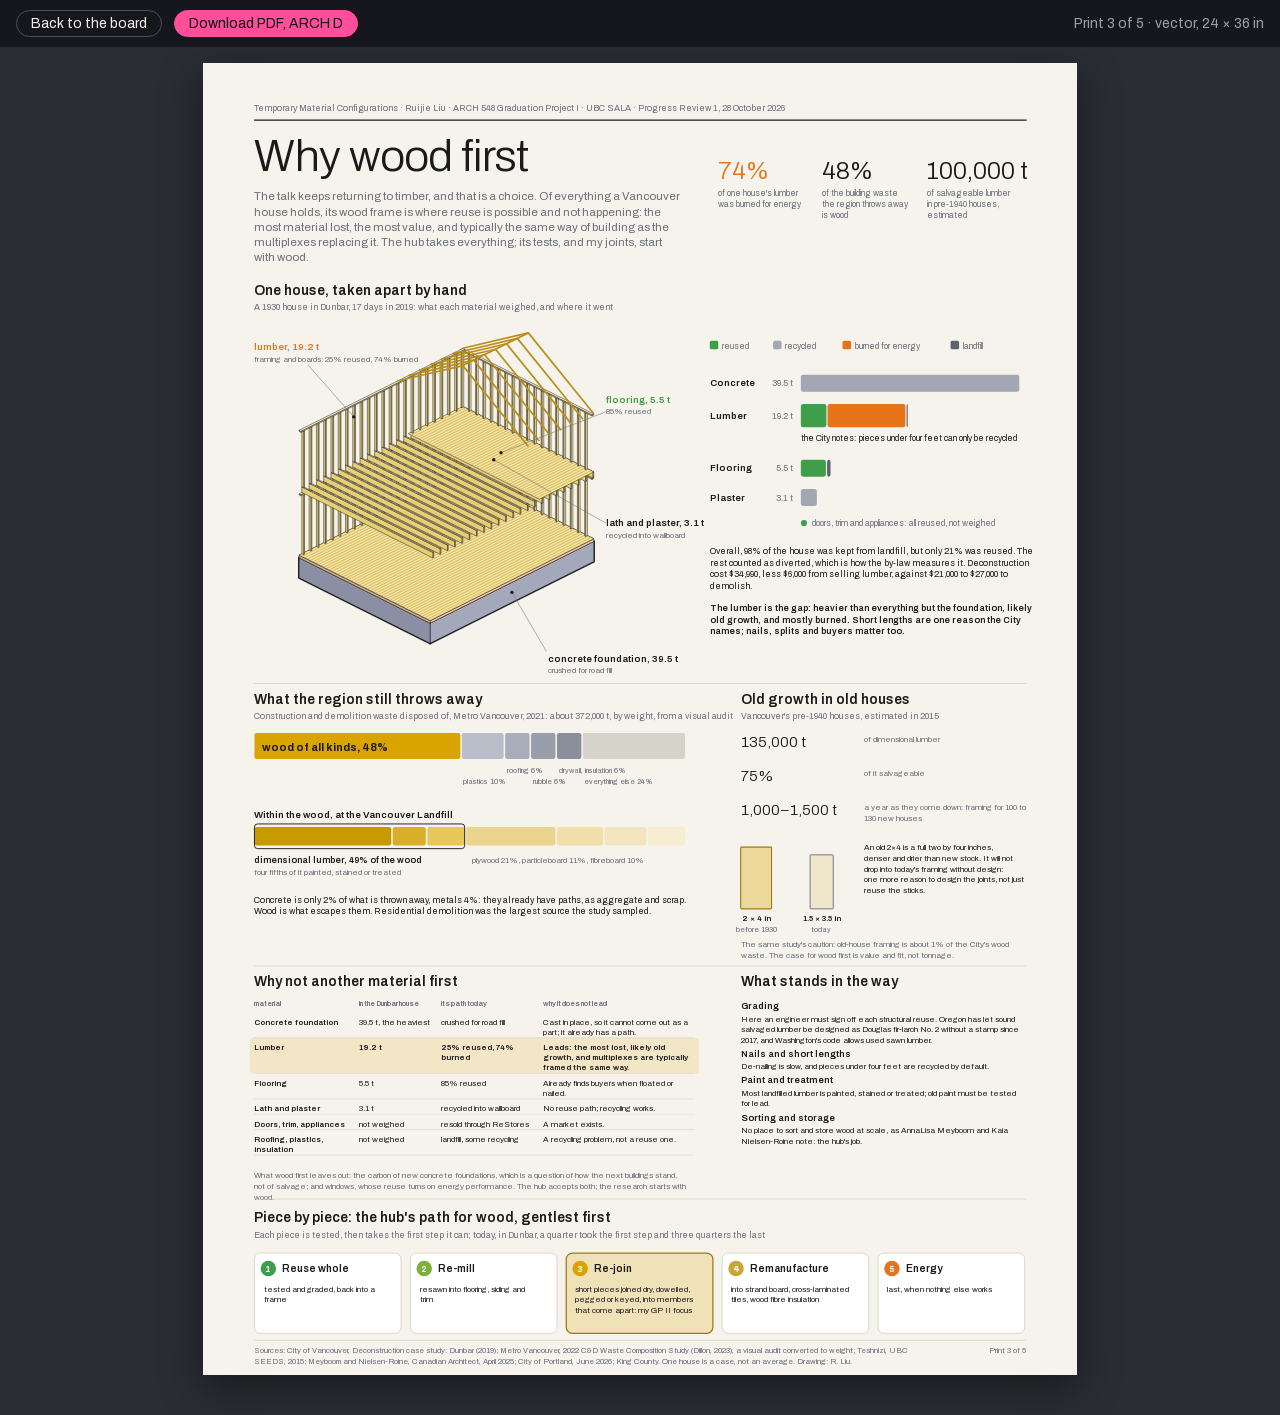
<file: prints/wood.html>
<!doctype html>
<html lang="en">
<head>
<meta charset="utf-8">
<meta name="robots" content="noindex, nofollow">
<meta name="viewport" content="width=device-width, initial-scale=1">
<title>Why Wood First, print</title>
<link rel="stylesheet" href="print.css">
</head>
<body>
<div class="bar"><a href="../index.html">Back to the board</a><a class="pdf" href="pdf/RLiu_GP1_3_why-wood-first_ARCH-D.pdf" download>Download PDF, ARCH D</a><span>Print 3 of 5 · vector, 24 × 36 in</span></div>
<div class="sheet" id="sheet"></div>
<script src="../assets/js/iso.js"></script>
<script src="kit.js"></script>
<script src="wood.js"></script>
</body>
</html>
</file>
<file: assets/css/board.css>
/* Temporary Material Configurations: presentation board.
   A dark room with glowing colour drawings. One message per slide: a single
   graphic, or one large quoted line. Practice mode shows the script and the
   time; present mode shows only the slides. */
@import url("../fonts/archivo.css");

:root {
  color-scheme: dark;
  --bg: #0B0E14;
  --bg-2: #151A25;
  --bg-3: #1F2633;
  --text: #F3EFE6;
  --muted: #9AA0AE;
  --dim: #3A4152;
  --accent: #8ED0FF;      /* sky: leaders, focus */
  --cobalt: #5B7CFF; --red: #FF5A3D; --sun: #FFD23F; --rose: #FF9FC6; --purple: #A98BFF;
  --teal: #3FE0C8; --green: #7CDB6A; --orange: #FF9A3D; --magenta: #FF4F9A; --lavender: #B9B2FF; --butter: #FFF2B0;
  --pad-x: clamp(18px, 3.6vw, 64px);
  --pad-y: clamp(14px, 3.2vh, 40px);
  --msg: clamp(1.7rem, 3.2vw, 3.5rem);
  --quote: clamp(2.1rem, 4.6vw, 5.4rem);
  --small: clamp(0.7rem, 0.74vw, 0.82rem);
  --ease: cubic-bezier(.32, .72, 0, 1);
}

* { box-sizing: border-box; }
html { scroll-snap-type: y mandatory; background: var(--bg); scrollbar-color: var(--dim) var(--bg); }
body {
  margin: 0; background: var(--bg); color: var(--text);
  font-family: "Archivo", system-ui, sans-serif; font-size: clamp(0.95rem, 1vw, 1.1rem); line-height: 1.45;
  -webkit-font-smoothing: antialiased; font-variant-numeric: lining-nums;
}
::selection { background: var(--magenta); color: var(--bg); }
:focus-visible { outline: 1.5px solid var(--accent); outline-offset: 3px; }
a { color: inherit; }

/* ---------- a slide ---------- */
.slide {
  position: relative; height: 100vh; scroll-snap-align: start; overflow: hidden;
  display: grid; grid-template-rows: minmax(0, 1fr) auto; gap: 1.6vh;
  padding: var(--pad-y) var(--pad-x) calc(var(--pad-y) + 30px);
}
.slide .art { position: relative; min-height: 0; }
.slide .art > svg, .slide .art > .fill { position: absolute; inset: 0; width: 100%; height: 100%; }
.slide .msg {
  margin: 0; max-width: 32ch; font-weight: 400; font-stretch: 104%; font-size: var(--msg);
  line-height: 1.05; letter-spacing: -0.02em; text-wrap: balance;
}
.slide .msg em { font-style: normal; color: var(--sun); }
.slide .foot { display: grid; grid-template-columns: minmax(0, 1fr) minmax(0, 27rem); align-items: end; gap: 32px; }
.slide .src {
  margin: 0; justify-self: end; text-align: right; max-width: 27rem;
  font-size: clamp(0.62rem, 0.66vw, 0.74rem); line-height: 1.35; color: rgba(154, 160, 174, .55);
}
.slide .no { font-size: var(--small); color: var(--muted); font-variant-numeric: tabular-nums; white-space: nowrap; }

/* message beside the graphic */
.slide.side { grid-template-columns: minmax(0, 0.85fr) minmax(0, 1.15fr); grid-template-rows: minmax(0, 1fr) auto; column-gap: 4vw; }
.slide.side .art { grid-column: 2; grid-row: 1 / 3; }
.slide.side .lead { grid-column: 1; grid-row: 1; align-self: center; }
.slide.side .foot { grid-column: 1 / 3; grid-row: 2; }
/* slide 5: the pagoda photo beside a bracket set that comes apart */
.slide.dg-slide { grid-template-columns: minmax(0, 0.9fr) minmax(0, 1.1fr); }
.slide.dg-slide .lead { display: grid; gap: 2.4vh; align-content: center; }
.slide.dg-slide .art { grid-row: 1; }
.slide.dg-slide .lead .photo { position: relative; inset: auto; display: block; }
.slide.dg-slide .lead .photo img { height: auto; max-height: 44vh; width: 100%; object-fit: cover; border-radius: 10px; }
.slide.dg-slide .lead .msg { font-size: clamp(1.4rem, 2.5vw, 2.8rem); }
.dougong { position: relative; width: 100%; height: 100%; min-height: 300px; }
.dougong canvas { display: block; width: 100%; height: 100%; cursor: grab; touch-action: none; }
.dougong canvas:active { cursor: grabbing; }
.dg-labels { position: absolute; inset: 0; pointer-events: none; }
.dg-tag { position: absolute; left: 0; top: 0; white-space: nowrap; font-size: clamp(0.72rem, 0.9vw, 0.95rem); color: var(--text); opacity: 0; transition: opacity 200ms; margin: -0.65em 0 0 0; }
.dg-tag b { color: var(--sun); font-weight: 600; margin-right: 0.3em; }
.dg-leaders { position: absolute; inset: 0; width: 100%; height: 100%; overflow: visible; pointer-events: none; transition: opacity 200ms; }
.dg-leaders path { fill: none; stroke: #8ED0FF; stroke-width: 0.8; }
.dg-leaders path::after { content: none; }
.dg-note { position: absolute; left: 0; bottom: 0; margin: 0; font-size: var(--small); color: var(--muted); }
.dg-print { position: absolute; right: 0; bottom: 0; font-size: var(--small); color: var(--bg); background: var(--sun); border-radius: 999px; padding: 4px 12px; text-decoration: none; font-weight: 600; }
body.presenting .dg-print { display: none; }

/* one large quoted line */
.slide.quote blockquote { margin: 0; align-self: center; }
.slide.quote blockquote p { margin: 0; max-width: 20ch; font-weight: 300; font-size: var(--quote); line-height: 1.04; letter-spacing: -0.025em; text-wrap: balance; }
.slide.quote blockquote p::before { content: "\201C"; color: var(--magenta); margin-left: -0.45em; }
.slide.quote blockquote p::after { content: "\201D"; color: var(--magenta); }
.slide.quote blockquote footer { margin-top: 2.6vh; font-size: clamp(0.95rem, 1.15vw, 1.25rem); color: var(--muted); }
.slide.quote blockquote footer { max-width: 60ch; }
.slide.quote.statement blockquote p { max-width: 34ch; font-size: clamp(1.8rem, 3.4vw, 3.9rem); line-height: 1.13; }

/* a closing quote in parts: the lead, the claim, the list of refusals, the turn */
.brandq { margin: 0; align-self: center; display: grid; grid-template-columns: minmax(0, 1.2fr) minmax(0, 0.8fr); grid-template-areas: "lead lead" "main nots" "turn turn"; column-gap: 4vw; row-gap: 4.2vh; align-items: center; }
.brandq p { margin: 0; }
.brandq .q-lead { grid-area: lead; font-size: clamp(1.2rem, 1.9vw, 2.2rem); font-weight: 300; color: var(--muted); }
.brandq .q-main { grid-area: main; font-size: clamp(2.4rem, 5vw, 5.8rem); font-weight: 300; line-height: 1.02; letter-spacing: -0.025em; }
.brandq .q-nots { grid-area: nots; list-style: none; margin: 0; padding: 0; font-size: clamp(1rem, 1.4vw, 1.6rem); line-height: 1.45; color: var(--muted); }
.brandq .q-nots b { font-weight: 400; color: var(--magenta); }
.brandq .q-nots li { opacity: 0; transform: translateY(6px); transition: opacity 400ms var(--ease), transform 400ms var(--ease); }
.brandq .q-nots.lit li, .slide:not(.focusing) .brandq .q-nots li { opacity: 1; transform: none; }
.brandq .q-nots li:nth-child(2) { transition-delay: 160ms; } .brandq .q-nots li:nth-child(3) { transition-delay: 320ms; }
.brandq .q-nots li:nth-child(4) { transition-delay: 480ms; } .brandq .q-nots li:nth-child(5) { transition-delay: 640ms; }
.brandq .q-nots li:nth-child(6) { transition-delay: 800ms; } .brandq .q-nots li:nth-child(7) { transition-delay: 960ms; }
.brandq .q-turn { grid-area: turn; max-width: 46ch; font-size: clamp(1.6rem, 2.7vw, 3.1rem); font-weight: 300; line-height: 1.14; color: var(--sun); text-shadow: 0 0 28px rgba(255, 210, 63, .4); text-wrap: balance; }
.brandq .q-lead::before, .brandq .q-main::before { content: "\201C"; color: var(--magenta); }
.brandq .q-lead::after, .brandq .q-turn::after { content: "\201D"; color: var(--magenta); }
.glowword { color: var(--sun); text-shadow: 0 0 28px rgba(255, 210, 63, .45); }

/* the title slide */
.slide.title .art { position: absolute; inset: 0; }
.slide.title .lead { position: relative; z-index: 2; align-self: start; pointer-events: none; }
.slide.title h1 { margin: 0; font-weight: 300; font-stretch: 116%; font-size: clamp(2.6rem, 5.4vw, 6.2rem); line-height: 0.92; letter-spacing: -0.035em; }
.slide.title h1 span { display: block; }
.slide.title .sub { margin: 2.2vh 0 0; font-size: clamp(1rem, 1.35vw, 1.5rem); max-width: 24ch; }
.slide.title .who { margin: 1.2vh 0 0; font-size: var(--small); color: var(--muted); }
.slide.title .foot { position: relative; z-index: 2; grid-row: 2; }
.replay { font: inherit; font-size: var(--small); color: var(--text); background: transparent; border: 1px solid var(--dim); border-radius: 999px; padding: 4px 12px; cursor: pointer; pointer-events: auto; }
.replay:hover { border-color: var(--muted); }

/* the big number */
.big { font-weight: 200; font-stretch: 62%; line-height: .8; letter-spacing: -0.03em; font-variant-numeric: tabular-nums; }

/* photographs: the author's own */
.photo { margin: 0; position: absolute; inset: 0; display: grid; grid-template-rows: minmax(0, 1fr) auto; }
.photo img { width: 100%; height: 100%; object-fit: cover; display: block; filter: saturate(.9) contrast(1.05) brightness(.9); border-radius: 2px; }
.photo figcaption { font-size: var(--small); color: var(--muted); margin-top: 8px; }

/* hairline figure host */
.hl-host { position: absolute; inset: 0; }
.hl-host [data-hairline] {
  position: absolute; top: 50%; left: 50%; height: calc(100% - 60px); aspect-ratio: 5 / 4; transform: translate(-50%, -50%) scale(1.25);
  --hl-plate: #1F2633; --hl-edge: #F3EFE6; --hl-mid: #C9C4BA; --hl-lo: #5B6377; --hl-hi: #FF4F9A; --hairline-stroke: 0.9;
}
.hl-host .read { position: absolute; left: 0; top: 0; z-index: 1; font-size: clamp(1.2rem, 1.8vw, 2rem); font-variant-numeric: tabular-nums; color: var(--sun); }
.hl-host .hint { position: absolute; left: 0; bottom: 0; font-size: var(--small); color: var(--muted); }
#wall-stage svg { filter: url(#bloom); }
#wall-stage svg > g > g:nth-child(-n+3) path:not(.nf) { fill: #6B5642; }
#wall-stage svg > g > g:nth-child(4) path:not(.nf) { fill: #FF9FC6; }
#wall-stage svg > g > g:nth-child(5) path:not(.nf) { fill: #FFD23F; }
#wall-stage svg > g > g:nth-child(6) path:not(.nf) { fill: #E7B98A; }
#wall-stage svg > g > g:nth-child(7) path:not(.nf) { fill: #3FE0C8; }
#wall-stage svg > g > g:nth-child(8) path:not(.nf) { fill: #FF9A3D; }
#wall-stage svg path.sil { stroke-width: 2.2px; }
#wall-stage svg path.sil.hi { stroke-width: 3px; }

/* embedded figures */
.frame-fig { position: absolute; inset: 0; width: 100%; height: 100%; border: 0; background: transparent; }
.svg-fig { position: absolute; inset: 0; display: grid; place-items: center; }
.svg-fig svg { width: 100%; height: 100%; }

/* questions */
.qs { list-style: none; margin: 0; padding: 0; align-self: center; display: grid; gap: 3.4vh; counter-reset: q; }
.qs li { counter-increment: q; display: grid; grid-template-columns: 2.4ch 1fr; font-size: clamp(1.5rem, 2.7vw, 3rem); font-weight: 300; line-height: 1.12; letter-spacing: -0.015em; max-width: 36ch; }
.qs li::before { content: counter(q); font-stretch: 62%; color: var(--magenta); }
.qs-long li { font-size: clamp(1.3rem, 2.25vw, 2.5rem); max-width: 42ch; }

/* what it brings: the drawing full width, the three resiliences as a key in its empty top-left */
.value-art { position: relative; }
.values { position: absolute; left: 0; top: 0; z-index: 1; width: min(27%, 400px); list-style: none; margin: 0; padding: 0; display: grid; gap: 1.5vh; }
.values li { display: grid; gap: 2px; font-size: clamp(0.85rem, 1vw, 1.1rem); font-weight: 300; line-height: 1.2; color: var(--text); }
.values li b { font-size: clamp(1.15rem, 1.6vw, 1.8rem); font-weight: 600; }
.values li:nth-child(1) b { color: var(--sun); } .values li:nth-child(2) b { color: #8ED0FF; } .values li:nth-child(3) b { color: var(--orange); }
.values li.base { font-size: var(--small); color: var(--muted); border-top: 1px solid var(--dim); padding-top: 1vh; }
/* where it began: one question, two studies */
.origin-art { display: grid; align-content: center; gap: 5vh; }
.origin-art .ask { margin: 0; max-width: 28ch; font-weight: 300; font-size: clamp(1.9rem, 3.6vw, 4.2rem); line-height: 1.08; letter-spacing: -0.02em; text-wrap: balance; }
.origin-art .ask em { font-style: normal; color: var(--sun); }
.origin-art .paths { display: grid; grid-template-columns: 1fr 1fr; gap: 3vw; max-width: 1180px; }
.origin-art .path { border-top: 2px solid var(--orange); padding-top: 1.6vh; }
.origin-art .path + .path { border-top-color: #8ED0FF; }
.origin-art .who { margin: 0; font-size: clamp(1rem, 1.35vw, 1.5rem); color: var(--muted); }
.origin-art .who b { color: var(--text); font-weight: 600; }
.origin-art .how { margin: .8vh 0 0; font-size: clamp(1.2rem, 1.8vw, 2rem); font-weight: 300; line-height: 1.2; }
.origin-art .ends { margin: 0; font-size: clamp(1.1rem, 1.6vw, 1.8rem); font-weight: 300; color: var(--sun); }
/* study one: a diagram beside two photos */
.gates { display: grid; grid-template-columns: minmax(0, 1.25fr) minmax(0, 1fr); gap: 3vw; align-items: center; }
.gates .g-dia { position: relative; height: 100%; min-height: 0; }
.gates .g-dia svg { width: 100%; height: 100%; }
.gates .g-shots { display: grid; grid-template-columns: 1fr 1fr; gap: 1vw; }
.gates figure, .xun figure { margin: 0; }
.gates img { display: block; width: 100%; height: clamp(200px, 46vh, 520px); object-fit: cover; border-radius: 10px; }
.gates figcaption, .xun figcaption { margin-top: 6px; font-size: var(--small); color: var(--muted); }
/* study two: the website beside what it does */
.xun { display: grid; grid-template-columns: minmax(0, 1.2fr) minmax(0, 1fr); gap: 3.4vw; align-items: center; }
.xun img { display: block; width: 100%; max-height: 58vh; object-fit: cover; object-position: top left; border-radius: 10px; border: 1px solid var(--dim); }
.xun .x-side { display: grid; gap: 4vh; }
.xun .x-link { display: flex; align-items: center; gap: 14px; margin-top: 10px; }
.xun .x-link span { line-height: 1.45; }
.xun .x-link a { color: var(--accent); text-decoration: none; border-bottom: 1px solid currentColor; font-size: calc(var(--small) * 1.25); }
.xun img.x-qr { width: 78px; height: 78px; max-height: none; flex: none; border-radius: 6px; border: none; object-fit: contain; }
.xun .x-proto { margin: -2vh 0 0; font-size: var(--small); color: var(--muted); }
.x-flow { list-style: none; margin: 0; padding: 0; display: grid; gap: 2.4vh; counter-reset: f; }
.x-flow li { counter-increment: f; display: grid; grid-template-columns: 2.2ch 1fr; column-gap: 1ch; font-size: clamp(0.95rem, 1.2vw, 1.35rem); font-weight: 300; line-height: 1.25; }
.x-flow li::before { content: counter(f); grid-row: 1 / 3; font-stretch: 62%; font-size: 1.9em; line-height: 1; color: #8ED0FF; }
.x-flow li b { display: block; font-size: 1.3em; font-weight: 600; }
.x-find { margin: 0; padding-top: 2vh; border-top: 1px solid var(--dim); font-size: clamp(1.05rem, 1.45vw, 1.6rem); font-weight: 300; line-height: 1.25; }
.x-find b { color: var(--sun); font-weight: 600; }
/* two summer studies, side by side */
.studies { display: grid; grid-template-columns: 1.15fr 1fr; gap: 3vw; align-content: center; }
.study { display: grid; gap: 1.6vh; align-content: start; }
.study .who { margin: 0; font-size: clamp(1rem, 1.35vw, 1.5rem); color: var(--muted); }
.study .who b { color: var(--text); font-weight: 600; }
.study .shots { display: grid; grid-template-columns: 1fr 1fr; gap: 1vw; }
.study .shots.one { grid-template-columns: 1fr; }
.study figure { margin: 0; }
.study img { display: block; width: 100%; height: clamp(160px, 30vh, 330px); object-fit: cover; border-radius: 10px; }
.study .shots.one img { object-position: top left; }
.study figcaption { margin-top: 6px; font-size: var(--small); color: var(--muted); }
.study .made { margin: 0; font-size: clamp(1.1rem, 1.6vw, 1.8rem); font-weight: 300; color: var(--sun); }
/* references */
.slide.refs-slide { grid-template-rows: auto minmax(0, 1fr); }
.refs-head h2 { margin: 0; font-size: clamp(1.8rem, 3.2vw, 3.4rem); font-weight: 300; letter-spacing: -0.02em; }
.refs-head p { margin: 0.8vh 0 0; font-size: clamp(0.9rem, 1.1vw, 1.2rem); color: var(--muted); }
.refs { margin-top: 3.2vh; columns: 3; column-gap: 32px; font-size: var(--small); line-height: 1.4; color: var(--muted); align-self: start; overflow: auto; max-height: 100%; }
.refs p { margin: 0 0 6px; break-inside: avoid; padding-left: 1.2em; text-indent: -1.2em; }
.refs em { color: var(--text); font-style: normal; }

/* ---------- drawings on the dark ground ----------
   Line weights: a light silhouette pass under every object, thin dark edges
   between its faces, dim dashed hidden lines. Colour glows through #bloom. */
svg.dwg { display: block; overflow: visible; }
.dwg text { font-family: "Archivo", sans-serif; fill: var(--text); }
.dwg .glow { filter: url(#bloom); }
.dwg .sil-pass * { stroke: #F3EFE6 !important; stroke-width: 3.2px !important; stroke-linejoin: round; stroke-linecap: round; vector-effect: non-scaling-stroke; }
.dwg .sil-pass text { display: none; }
.dwg .f { stroke: #0B0E14; stroke-width: 0.7px; vector-effect: non-scaling-stroke; stroke-linejoin: round; }
.dwg .ln { fill: none; stroke: #F3EFE6; stroke-width: 0.9px; vector-effect: non-scaling-stroke; stroke-linejoin: round; stroke-linecap: round; }
.dwg .lo { fill: none; stroke: #4B5368; stroke-width: 0.8px; vector-effect: non-scaling-stroke; }
.dwg .hid { fill: none; stroke: #5B6377; stroke-width: 0.7px; stroke-dasharray: 3 3; vector-effect: non-scaling-stroke; }
.dwg .wl { fill: none; stroke: rgba(255, 255, 255, .85); stroke-width: 0.9px; vector-effect: non-scaling-stroke; stroke-linecap: round; }
.dwg .thick { stroke-width: 1.8px; }
.dwg .dsh { stroke-dasharray: 3 4; }
.dwg .br { stroke: var(--magenta); }
.dwg .pl { fill: #2A3142; stroke: #F3EFE6; stroke-width: 0.8px; vector-effect: non-scaling-stroke; }
.dwg .pl2 { fill: #1F2633; stroke: #F3EFE6; stroke-width: 0.8px; vector-effect: non-scaling-stroke; }
.dwg .gr { fill: #5F6886; stroke: #F3EFE6; stroke-width: 0.8px; vector-effect: non-scaling-stroke; }
.dwg .lbl { font-size: calc(13px * var(--u, 1)); fill: var(--text); }
.dwg .lbl-m { font-size: calc(12px * var(--u, 1)); fill: var(--muted); }
.dwg .lbl-b { font-size: calc(13px * var(--u, 1)); fill: var(--accent); }
.dwg .num { font-stretch: 62%; font-weight: 200; }
.dwg .halo { paint-order: stroke; stroke: #0B0E14; stroke-width: 5px; stroke-linejoin: round; }
.dwg .route { fill: none; stroke: var(--magenta); stroke-width: 2.2px; stroke-dasharray: 5 4; vector-effect: non-scaling-stroke; }
.dwg .route-b { fill: none; stroke: var(--accent); stroke-width: 1.8px; stroke-dasharray: 5 4; vector-effect: non-scaling-stroke; }
.dwg .lead { fill: none; stroke: var(--accent); stroke-width: 0.8px; vector-effect: non-scaling-stroke; }

/* materials: lit top (fz), base +x (fx), darker +y (fy) */
.dwg .m-house.fx { fill: #FBE8A6; } .dwg .m-house.fy { fill: #E9CF73; } .dwg .m-house.fz { fill: #FFF3CC; }
.dwg .m-butter.fx { fill: #FFF2B0; } .dwg .m-butter.fy { fill: #EEDA86; } .dwg .m-butter.fz { fill: #FFF8D6; }
.dwg .m-roof.fx { fill: #5F6886; } .dwg .m-roof.fy { fill: #4D5571; } .dwg .m-roof.fz { fill: #737C9C; }
.dwg .m-slab.fx { fill: #F1C9A2; } .dwg .m-slab.fy { fill: #DCAF84; } .dwg .m-slab.fz { fill: #F7DDC3; }
.dwg .m-green.fx { fill: #7CDB6A; } .dwg .m-green.fy { fill: #5EC14E; } .dwg .m-green.fz { fill: #A2E894; }
.dwg .m-hub.fx { fill: #FF9A3D; } .dwg .m-hub.fy { fill: #E57E22; } .dwg .m-hub.fz { fill: #FFB972; }
.dwg .m-salmon.fx { fill: #FF9C8A; } .dwg .m-salmon.fy { fill: #EC7F6C; } .dwg .m-salmon.fz { fill: #FFBDB1; }
.dwg .m-lav.fx { fill: #B9B2FF; } .dwg .m-lav.fy { fill: #9C93F2; } .dwg .m-lav.fz { fill: #D3CEFF; }
.dwg .m-pink.fx { fill: #FFB3CB; } .dwg .m-pink.fy { fill: #F592B0; } .dwg .m-pink.fz { fill: #FFCCDC; }
.dwg .m-carried.fx { fill: #FF4F9A; } .dwg .m-carried.fy { fill: #E23580; } .dwg .m-carried.fz { fill: #FF7DB5; }
.dwg .m-glass.fx { fill: #BFE6FF; } .dwg .m-glass.fy { fill: #9BD3F7; } .dwg .m-glass.fz { fill: #DDF2FF; }
.dwg .m-white.fx { fill: #E9E6F2; } .dwg .m-white.fy { fill: #C9C6D6; } .dwg .m-white.fz { fill: #F6F4FA; }
.dwg .m-navy.fx { fill: #3446A0; } .dwg .m-navy.fy { fill: #283886; } .dwg .m-navy.fz { fill: #4A5DC0; }
.dwg .m-cobalt.fx { fill: #3D63F0; } .dwg .m-cobalt.fy { fill: #2C4ED0; } .dwg .m-cobalt.fz { fill: #6D8BFF; }
.dwg .m-red.fx { fill: #FF5A3D; } .dwg .m-red.fy { fill: #E2412A; } .dwg .m-red.fz { fill: #FF8068; }
.dwg .m-sun.fx { fill: #FFD23F; } .dwg .m-sun.fy { fill: #EDB91E; } .dwg .m-sun.fz { fill: #FFE07A; }
.dwg .m-rose.fx { fill: #FF9FC6; } .dwg .m-rose.fy { fill: #F27FAE; } .dwg .m-rose.fz { fill: #FFBDD8; }
.dwg .m-purple.fx { fill: #A98BFF; } .dwg .m-purple.fy { fill: #8C6CF0; } .dwg .m-purple.fz { fill: #C3AEFF; }
.dwg .m-teal.fx { fill: #3FE0C8; } .dwg .m-teal.fy { fill: #25C4AD; } .dwg .m-teal.fz { fill: #74ECD9; }
.dwg .m-grass.fx { fill: #4FC46A; } .dwg .m-grass.fy { fill: #38A953; } .dwg .m-grass.fz { fill: #78D58C; }
.dwg .m-sky.fx { fill: #8ED0FF; } .dwg .m-sky.fy { fill: #6CBAF2; } .dwg .m-sky.fz { fill: #B3E0FF; }
.dwg .m-ash.fx { fill: #8A8FA3; } .dwg .m-ash.fy { fill: #707589; } .dwg .m-ash.fz { fill: #A3A8BA; }
/* ground: deep tones so the objects glow */
.dwg .g-street { fill: #1C2D63; } .dwg .g-walk { fill: #2A3246; } .dwg .g-yard { fill: #123A33; } .dwg .g-lane { fill: #161C28; }
.dwg .g-plaza { fill: #4A1838; } .dwg .g-floor { fill: #2B2A20; } .dwg .g-mint { fill: #10302B; }
.dwg .zebra { fill: rgba(255, 255, 255, .85); stroke: none; }
.dwg .dot { fill: var(--magenta); stroke: none; }
.dwg .tree-a { fill: #A2E894; } .dwg .tree-b { fill: #4FC46A; } .dwg .tree-c { fill: #2E9E52; } .dwg .tree-d { fill: #C8C04A; }
.dwg .trunk { fill: none; stroke: #FF5A3D; stroke-width: 1.6px; vector-effect: non-scaling-stroke; stroke-linecap: round; }
.dwg .wheel { fill: none; stroke: #F3EFE6; stroke-width: 0.8px; vector-effect: non-scaling-stroke; }
.dwg .crane { fill: #FFD23F; stroke: #0B0E14; stroke-width: 0.8px; vector-effect: non-scaling-stroke; stroke-linejoin: round; }
.dwg .cut { fill: none; stroke: var(--accent); stroke-width: 1px; vector-effect: non-scaling-stroke; }
/* clear glazing: a light tint per face, pale edges, thin mullions */
.dwg .f.m-glazing { stroke: rgba(179, 224, 255, .55); stroke-width: 0.8px; }
.dwg .m-glazing.fx { fill: rgba(142, 208, 255, .11); } .dwg .m-glazing.fy { fill: rgba(108, 186, 242, .08); } .dwg .m-glazing.fz { fill: rgba(179, 224, 255, .06); }
.dwg .mull { fill: none; stroke: rgba(179, 224, 255, .42); stroke-width: 0.7px; vector-effect: non-scaling-stroke; }
.dwg .skin-a { fill: #F2C9A0; } .dwg .skin-b { fill: #C08A5E; } .dwg .skin-c { fill: #7A4E30; }
.dwg .cl-a { fill: #FF5A3D; } .dwg .cl-b { fill: #5B7CFF; } .dwg .cl-c { fill: #FFD23F; } .dwg .cl-d { fill: #3FE0C8; } .dwg .cl-e { fill: #A98BFF; } .dwg .cl-f { fill: #FF9FC6; } .dwg .cl-g { fill: #7CDB6A; }
.dwg .pp { stroke: #0B0E14; stroke-width: 0.45px; vector-effect: non-scaling-stroke; stroke-linejoin: round; }


/* ---------- one sentence at a time ---------- */
.slide [data-focus] { transition: opacity 500ms var(--ease); }
.slide.focusing [data-focus]:not(.lit) { opacity: .14; }
.slide.focusing .qs li:not(.lit) { opacity: .22; }
/* a quote that builds line by line: lines still to come stay hidden */
.slide[data-build].focusing [data-focus]:not(.lit) { opacity: 0; }
.slide [data-from] { transition: opacity 500ms var(--ease); }
.slide [data-from]:not(.shown) { opacity: 0; }
svg.astra g[id] { transition: opacity 500ms var(--ease); }
svg.astra.focusing g[id^="layer-"]:not(.lit) { opacity: .14; }
svg.astra g.unrevealed { opacity: 0 !important; }
.svg-fig .spot { position: absolute; inset: 0; width: 100%; height: 100%; pointer-events: none; opacity: 0; transition: opacity 500ms var(--ease); }
.svg-fig .spot.on { opacity: 1; }

/* ---------- the chapter bar: faint, always there ---------- */
.chapters {
  position: fixed; left: var(--pad-x); right: var(--pad-x); bottom: 8px; z-index: 42; display: flex; gap: 6px; pointer-events: auto;
  transition: opacity 400ms var(--ease);
}
.chapters.hidden { opacity: 0; pointer-events: none; }
.chapters .ch { all: unset; flex: 1 1 0; min-width: 0; cursor: pointer; display: grid; gap: 3px; }
.chapters .ch-name { font-size: 0.64rem; letter-spacing: 0.01em; color: rgba(243, 239, 230, .26); white-space: nowrap; overflow: hidden; text-overflow: ellipsis; transition: color 400ms; }
.chapters .ch-line { position: relative; height: 2px; border-radius: 2px; background: rgba(243, 239, 230, .1); overflow: hidden; }
.chapters .ch-line i { position: absolute; inset: 0 auto 0 0; width: 0; background: rgba(243, 239, 230, .38); transition: width 500ms var(--ease); }
.chapters .ch.here .ch-name { color: rgba(243, 239, 230, .72); }
.chapters .ch.here .ch-line i { background: rgba(255, 210, 63, .8); }
.chapters .ch:focus-visible { outline: 1px solid var(--accent); outline-offset: 2px; }
body:not(.presenting) .chapters { bottom: 46px; }
/* in practice the bar sits higher (above the time bar), so footnotes stop above it */
body:not(.presenting) .slide { padding-bottom: calc(var(--pad-y) + 68px); }

/* the script panel: every sentence of the slide, the current one lit */
.script .now p { margin: 0 0 0.7em; color: rgba(243, 239, 230, .38); transition: color 300ms; }
.script .now p.said { color: rgba(243, 239, 230, .55); }
.script .now p.on { color: var(--text); }
.script .now .cue { font-style: normal; font-size: 0.62em; font-weight: 500; letter-spacing: 0.03em; color: var(--sun); border: 1px solid rgba(255, 210, 63, .55); border-radius: 999px; padding: 0 0.6em; margin: 0 0.35em; vertical-align: 0.18em; white-space: nowrap; }
.script .now p:not(.on) .cue { opacity: .55; }
.script .now .stress { font-weight: 600; text-decoration: underline; text-decoration-color: var(--sun); text-decoration-thickness: 2px; text-underline-offset: 0.18em; }
aside.notes .cue { font-style: normal; }
.script .now p.on::before { content: ""; display: inline-block; width: 6px; height: 6px; border-radius: 50%; background: var(--sun); margin: 0 8px 2px -14px; }

/* ---------- builds: hidden until the presenter advances ---------- */
[data-step] { transition: opacity 600ms var(--ease), transform 600ms var(--ease); }
.js [data-step]:not(.shown) { opacity: 0; transform: translateY(8px); }

/* ---------- tooltips ---------- */
.tip {
  position: fixed; z-index: 60; pointer-events: none; background: var(--bg-2); border: 1px solid var(--dim); color: var(--text);
  padding: 7px 10px; font-size: var(--small); line-height: 1.35; opacity: 0; transition: opacity 120ms; max-width: 280px; border-radius: 4px;
}
.tip.on { opacity: 1; }

/* ---------- practice mode: controls, script, time ---------- */
.controls { position: fixed; top: 12px; right: 14px; z-index: 50; display: flex; gap: 6px; }
.controls button {
  font: inherit; font-size: var(--small); color: var(--text); background: rgba(21, 26, 37, .82); border: 1px solid var(--dim);
  border-radius: 999px; padding: 6px 13px; cursor: pointer; backdrop-filter: blur(6px);
}
.controls button:hover { border-color: var(--muted); }
.controls button[aria-pressed="true"] { background: var(--text); color: var(--bg); border-color: var(--text); }
.controls .present { background: var(--magenta); border-color: var(--magenta); color: #fff; }
/* the prints menu: view each pin-up sheet, or download its PDF */
.controls .prints { position: relative; }
.controls .prints summary { list-style: none; cursor: pointer; font: inherit; font-size: var(--small); color: var(--text); background: rgba(21, 26, 37, .82); border: 1px solid var(--dim); border-radius: 999px; padding: 6px 13px; backdrop-filter: blur(6px); }
.controls .prints summary::-webkit-details-marker { display: none; }
.controls .prints[open] summary { background: var(--text); color: var(--bg); }
.controls .prints .menu { position: absolute; right: 0; top: calc(100% + 8px); width: 300px; padding: 12px; display: grid; gap: 8px; background: #141922; border: 1px solid var(--dim); border-radius: 12px; font-size: 13px; }
.controls .prints .menu p { margin: 0 0 2px; color: var(--muted); font-size: 12px; }
.controls .prints .menu div { display: flex; justify-content: space-between; gap: 10px; }
.controls .prints .menu a { color: var(--text); text-decoration: none; }
.controls .prints .menu a:hover { color: var(--sun); }
.controls .prints .menu a.dl { color: var(--bg); background: var(--sun); border-radius: 999px; padding: 1px 10px; font-weight: 600; }

.script {
  position: fixed; top: 54px; right: 14px; bottom: 58px; z-index: 45; width: min(440px, 34vw);
  background: rgba(21, 26, 37, .95); border: 1px solid var(--dim); border-radius: 8px; padding: 18px 20px; overflow: auto;
  display: none; backdrop-filter: blur(8px);
}
.script.on { display: block; }
.script h4 { margin: 0 0 10px; font-weight: 500; font-size: var(--small); color: var(--muted); }
.script .now { font-size: clamp(1.05rem, 1.25vw, 1.35rem); line-height: 1.5; margin: 0 0 18px; padding-left: 14px; }
.script .next { font-size: var(--small); color: var(--muted); border-top: 1px solid var(--dim); padding-top: 10px; }
.script .next b { color: var(--text); font-weight: 500; }

.timebar {
  position: fixed; left: 0; right: 0; bottom: 0; height: 40px; z-index: 40; display: grid; grid-template-columns: 1fr auto; align-items: center; gap: 14px;
  padding: 0 14px; background: linear-gradient(to top, rgba(11, 14, 20, .96), rgba(11, 14, 20, 0)); font-size: var(--small);
}
.timebar .scale { position: relative; height: 20px; }
.timebar .scale svg { width: 100%; height: 100%; display: block; overflow: visible; }
.timebar .clock { all: unset; cursor: pointer; font-variant-numeric: tabular-nums; min-width: 10ch; text-align: right; color: var(--text); }
.timebar .clock.over { color: var(--magenta); }

.help {
  position: fixed; left: 14px; bottom: 50px; z-index: 50; display: none; background: var(--bg-2); border: 1px solid var(--dim);
  border-radius: 8px; padding: 12px 16px; font-size: var(--small);
}
.help.on { display: block; }
.help kbd { font: inherit; border: 1px solid var(--dim); border-radius: 4px; padding: 0 5px; margin-right: 6px; }
.help div { margin: 3px 0; }
aside.notes { display: none; }

/* present mode: the audience sees only the slides */
body.presenting .controls, body.presenting .script, body.presenting .timebar, body.presenting .help, body.presenting .slide .no, body.presenting .replay { display: none !important; }
body.presenting { cursor: none; }
body.presenting.cursor { cursor: default; }

/* presenter and audience: the laptop keeps the script, the projector window shows only the slides */
.controls #btn-audience.on { background: rgba(21, 26, 37, .82); color: var(--text); border-color: var(--green); }
.controls #btn-audience.on::before { content: ""; display: inline-block; width: 7px; height: 7px; border-radius: 50%; background: var(--green); margin-right: 7px; vertical-align: 1px; }
/* the phone remote: its address as a QR code */
.controls .phone .menu { width: 280px; }
.controls .phone .menu .qr { display: block; }
.controls .phone .qr svg { display: block; width: 100%; height: auto; border-radius: 8px; }
.controls .phone .url { word-break: break-all; font-size: 11px; color: var(--muted); }
.controls .phone .ph-st { color: var(--muted); }
.controls .phone.on .ph-st { color: var(--green); }
.controls .phone code { display: block; background: var(--bg-3); border-radius: 6px; padding: 6px 8px; font-size: 12px; }
.controls .phone.on summary::before { content: ""; display: inline-block; width: 7px; height: 7px; border-radius: 50%; background: var(--green); margin-right: 7px; vertical-align: 1px; }
.controls .phone[open].on summary::before { background: var(--bg); }
html.audience { overflow: hidden; }
body.audience .chapters { pointer-events: none; }
.aud-hint {
  position: fixed; left: 50%; bottom: 44px; transform: translateX(-50%); z-index: 70; width: min(480px, calc(100vw - 32px));
  background: var(--bg-2); border: 1px solid var(--dim); border-radius: 10px; padding: 14px 18px; font-size: 14px; line-height: 1.45; cursor: pointer;
}
.aud-hint b { font-weight: 600; }
.aud-hint p { margin: 4px 0 0; color: var(--muted); }
.aud-hint .st { color: var(--magenta); }
.aud-hint .st.ok { color: var(--green); }
body.audience.full .aud-hint { display: none; }

@media (prefers-reduced-motion: reduce) { [data-step] { transition: none; } .js [data-step]:not(.shown) { transform: none; } }
@media (max-width: 900px) {
  html { scroll-snap-type: none; }
  .slide { height: auto; min-height: 100vh; }
  .slide .art { min-height: 60vh; }
  .slide.side { grid-template-columns: 1fr; }
  .slide.side .art, .slide.side .lead, .slide.side .foot { grid-column: 1; grid-row: auto; }
  .script { width: calc(100vw - 28px); top: auto; height: 46vh; }
  .refs { columns: 1; }
  .studies, .gates, .xun, .origin-art .paths { grid-template-columns: 1fr; }
  .values { position: static; width: auto; }
  .brandq { grid-template-columns: 1fr; grid-template-areas: "lead" "main" "nots" "turn"; row-gap: 2.4vh; }
  .js [data-step]:not(.shown) { opacity: 1; transform: none; }
}
@media print {
  html { scroll-snap-type: none; }
  .controls, .script, .timebar, .help { display: none !important; }
  .slide { page-break-after: always; }
  .js [data-step]:not(.shown) { opacity: 1; transform: none; }
}
</file>
<file: prints/print.css>
/* The ARCH D prints (24 x 36 in): light paper, ink lines, the board's colour
   coding. On screen a print fits the window with a small bar to download its
   PDF; printed (or saved to PDF) it fills one ARCH D sheet, all vector. */
@import url("../assets/fonts/archivo.css");

:root {
  --paper: #F6F3EC;
  --ink: #1A1A1A;
  --muted: #6B6F7A;
  --rule: #CFCAC0;
  --sun: #D9A400; --sky: #2F8FD0; --orange: #E8741A; --rose: #D9477E; --magenta: #D6336F;
  --teal: #189E86; --green: #3E9E4A; --lav: #7A6FD8; --cobalt: #3355D6; --ash: #8A8E9C; --red: #D9442B;
}
@page { size: 24in 36in; margin: 0; }
* { box-sizing: border-box; }
html, body { margin: 0; background: #2A2D33; color: var(--ink); font-family: "Archivo", system-ui, sans-serif; }
.bar { position: sticky; top: 0; z-index: 2; display: flex; gap: 12px; align-items: center; padding: 10px 16px; background: #15171C; color: #F3EFE6; font-size: 14px; }
.bar a { color: #F3EFE6; text-decoration: none; border: 1px solid #4A4F5C; border-radius: 999px; padding: 5px 14px; }
.bar a.pdf { background: #FF4F9A; border-color: #FF4F9A; color: #0B0E14; }
.bar span { margin-left: auto; color: #9AA0AE; }
.sheet { width: min(100vw - 32px, (100vh - 80px) * 2 / 3 * 1.6); aspect-ratio: 2 / 3; margin: 16px auto 40px; background: var(--paper); box-shadow: 0 12px 40px rgba(0, 0, 0, .45); }
.sheet > svg { display: block; width: 100%; height: 100%; }
@media print {
  html, body { background: var(--paper); }
  .bar { display: none; }
  .sheet { width: 24in; height: 36in; margin: 0; box-shadow: none; }
}

/* text and lines inside a print */
svg.print text { font-family: "Archivo", sans-serif; }
svg.print .muted { fill: var(--muted); }
svg.print .rule { stroke: var(--rule); stroke-width: 0.8; fill: none; }

/* the board's axonometric classes, re-inked for paper */
svg .dwg, svg.dwg { overflow: visible; }
.print .dwg .glow, .print .glow { filter: none; }
.print .dwg .sil-pass * { stroke: #1A1A1A !important; stroke-width: 2.2px !important; stroke-linejoin: round; stroke-linecap: round; vector-effect: non-scaling-stroke; }
.print .dwg .f { stroke: #1A1A1A; stroke-width: 0.5px; vector-effect: non-scaling-stroke; stroke-linejoin: round; }
.print .dwg .ln { fill: none; stroke: #1A1A1A; stroke-width: 0.8px; vector-effect: non-scaling-stroke; }
.print .dwg .lo { fill: none; stroke: #9A958B; stroke-width: 0.6px; vector-effect: non-scaling-stroke; }
.print .dwg .hid { fill: none; stroke: #9A958B; stroke-width: 0.6px; stroke-dasharray: 3 3; vector-effect: non-scaling-stroke; }
.print .dwg .wl { fill: none; stroke: rgba(255, 255, 255, .9); stroke-width: 0.8px; vector-effect: non-scaling-stroke; }
.print .dwg .thick { stroke-width: 1.4px; }
.print .dwg .dsh { stroke-dasharray: 3 4; }
.print .dwg .route { fill: none; stroke: var(--magenta); stroke-width: 1.8px; stroke-dasharray: 5 4; vector-effect: non-scaling-stroke; }
.print .dwg .route-b { fill: none; stroke: var(--sky); stroke-width: 1.6px; stroke-dasharray: 5 4; vector-effect: non-scaling-stroke; }
.print .dwg .lead { fill: none; stroke: var(--muted); stroke-width: 0.7px; vector-effect: non-scaling-stroke; }
.print .dwg .m-house.fx { fill: #FBE8A6; } .print .dwg .m-house.fy { fill: #E9CF73; } .print .dwg .m-house.fz { fill: #FFF3CC; }
.print .dwg .m-roof.fx { fill: #8C93AC; } .print .dwg .m-roof.fy { fill: #747B96; } .print .dwg .m-roof.fz { fill: #A7ADC2; }
.print .dwg .m-slab.fx { fill: #F1C9A2; } .print .dwg .m-slab.fy { fill: #DCAF84; } .print .dwg .m-slab.fz { fill: #F7DDC3; }
.print .dwg .m-green.fx { fill: #A6D98F; } .print .dwg .m-green.fy { fill: #86C46C; } .print .dwg .m-green.fz { fill: #C3E6B2; }
.print .dwg .m-hub.fx { fill: #F7A55C; } .print .dwg .m-hub.fy { fill: #E58C3D; } .print .dwg .m-hub.fz { fill: #FBC48F; }
.print .dwg .m-salmon.fx { fill: #F6A897; } .print .dwg .m-salmon.fy { fill: #E58E7C; } .print .dwg .m-salmon.fz { fill: #FBC7BB; }
.print .dwg .m-lav.fx { fill: #C2BCF4; } .print .dwg .m-lav.fy { fill: #A69DEB; } .print .dwg .m-lav.fz { fill: #DBD7FA; }
.print .dwg .m-pink.fx { fill: #F8BDD0; } .print .dwg .m-pink.fy { fill: #EE9FB9; } .print .dwg .m-pink.fz { fill: #FCD6E2; }
.print .dwg .m-glass.fx { fill: #CFEAFB; } .print .dwg .m-glass.fy { fill: #ACD8F2; } .print .dwg .m-glass.fz { fill: #E5F4FD; }
.print .dwg .m-white.fx { fill: #FFFFFF; } .print .dwg .m-white.fy { fill: #E6E3EE; } .print .dwg .m-white.fz { fill: #FFFFFF; }
.print .dwg .m-navy.fx { fill: #4A5DC0; } .print .dwg .m-navy.fy { fill: #3446A0; } .print .dwg .m-navy.fz { fill: #6577D2; }
.print .dwg .m-cobalt.fx { fill: #6D8BFF; } .print .dwg .m-cobalt.fy { fill: #4D6CEC; } .print .dwg .m-cobalt.fz { fill: #93A9FF; }
.print .dwg .m-red.fx { fill: #FF8068; } .print .dwg .m-red.fy { fill: #EF6650; } .print .dwg .m-red.fz { fill: #FFA391; }
.print .dwg .m-sun.fx { fill: #FFD84F; } .print .dwg .m-sun.fy { fill: #F2C230; } .print .dwg .m-sun.fz { fill: #FFE68A; }
.print .dwg .m-rose.fx { fill: #FFB0D0; } .print .dwg .m-rose.fy { fill: #F592B8; } .print .dwg .m-rose.fz { fill: #FFCBE0; }
.print .dwg .m-teal.fx { fill: #69E2CF; } .print .dwg .m-teal.fy { fill: #43CDB7; } .print .dwg .m-teal.fz { fill: #96EDE0; }
.print .dwg .m-sky.fx { fill: #A6DAFF; } .print .dwg .m-sky.fy { fill: #84C6F5; } .print .dwg .m-sky.fz { fill: #C6E7FF; }
.print .dwg .m-ash.fx { fill: #A3A8BA; } .print .dwg .m-ash.fy { fill: #8A8FA3; } .print .dwg .m-ash.fz { fill: #BDC1CF; }
.print .dwg .m-purple.fx { fill: #BCA4FF; } .print .dwg .m-purple.fy { fill: #A488F5; } .print .dwg .m-purple.fz { fill: #D2C3FF; }
.print .dwg .m-grass.fx { fill: #7FD493; } .print .dwg .m-grass.fy { fill: #62C27A; } .print .dwg .m-grass.fz { fill: #A2E2B1; }
.print .dwg .m-carried.fx { fill: #FF7DB5; } .print .dwg .m-carried.fy { fill: #F25C9F; } .print .dwg .m-carried.fz { fill: #FFA3CB; }
.print .dwg .g-street { fill: #D8DDEA; } .print .dwg .g-walk { fill: #E7E3DA; } .print .dwg .g-yard { fill: #DDEBD4; } .print .dwg .g-lane { fill: #ECE8E0; }
.print .dwg .g-plaza { fill: #F6D6E4; } .print .dwg .g-floor { fill: #EEE7D5; } .print .dwg .g-mint { fill: #D6EDE6; }
.print .dwg .dot { fill: var(--magenta); }
.print .dwg .zebra { fill: #FFFFFF; }
.print .dwg .tree-a { fill: #A2E894; } .print .dwg .tree-b { fill: #4FC46A; } .print .dwg .tree-c { fill: #2E9E52; } .print .dwg .tree-d { fill: #C8C04A; }
.print .dwg .trunk { fill: none; stroke: #8A5A3C; stroke-width: 1.2px; vector-effect: non-scaling-stroke; }
.print .dwg .wheel { fill: none; stroke: #1A1A1A; stroke-width: 0.7px; vector-effect: non-scaling-stroke; }
</file>
<file: assets/fonts/archivo.css>
/* Archivo (SIL OFL 1.1), self-hosted from Google Fonts: latin + latin-ext, variable wdth 62-125, wght 100-900 */
@font-face {
  font-family: 'Archivo';
  font-style: italic;
  font-weight: 100 900;
  font-stretch: 62% 125%;
  font-display: swap;
  src: url('archivo-italic-latin-ext.woff2') format('woff2');
  unicode-range: U+0100-02BA, U+02BD-02C5, U+02C7-02CC, U+02CE-02D7, U+02DD-02FF, U+0304, U+0308, U+0329, U+1D00-1DBF, U+1E00-1E9F, U+1EF2-1EFF, U+2020, U+20A0-20AB, U+20AD-20C4, U+2113, U+2C60-2C7F, U+A720-A7FF;
}
@font-face {
  font-family: 'Archivo';
  font-style: italic;
  font-weight: 100 900;
  font-stretch: 62% 125%;
  font-display: swap;
  src: url('archivo-italic-latin.woff2') format('woff2');
  unicode-range: U+0000-00FF, U+0131, U+0152-0153, U+02BB-02BC, U+02C6, U+02DA, U+02DC, U+0304, U+0308, U+0329, U+2000-206F, U+20AC, U+2122, U+2191, U+2193, U+2212, U+2215, U+FEFF, U+FFFD;
}
@font-face {
  font-family: 'Archivo';
  font-style: normal;
  font-weight: 100 900;
  font-stretch: 62% 125%;
  font-display: swap;
  src: url('archivo-normal-latin-ext.woff2') format('woff2');
  unicode-range: U+0100-02BA, U+02BD-02C5, U+02C7-02CC, U+02CE-02D7, U+02DD-02FF, U+0304, U+0308, U+0329, U+1D00-1DBF, U+1E00-1E9F, U+1EF2-1EFF, U+2020, U+20A0-20AB, U+20AD-20C4, U+2113, U+2C60-2C7F, U+A720-A7FF;
}
@font-face {
  font-family: 'Archivo';
  font-style: normal;
  font-weight: 100 900;
  font-stretch: 62% 125%;
  font-display: swap;
  src: url('archivo-normal-latin.woff2') format('woff2');
  unicode-range: U+0000-00FF, U+0131, U+0152-0153, U+02BB-02BC, U+02C6, U+02DA, U+02DC, U+0304, U+0308, U+0329, U+2000-206F, U+20AC, U+2122, U+2191, U+2193, U+2212, U+2215, U+FEFF, U+FFFD;
}
</file>
<file: prints/poster.css>
/* The HTML ARCH D posters (24 x 36 in): prints 4 and 5, which merge a pin-up
   sheet with its supplement. Light paper, ink type, the board's colour coding,
   sized in points for a sheet read from a metre or two. On screen the poster
   is zoomed to fit the window; printed (or saved to PDF) it fills one sheet. */
:root {
  --paper: #F6F3EC; --ink: #1A1A1A; --muted: #6B6F7A; --rule: #CFCAC0;
  --sun: #D9A400; --sky: #2F8FD0; --orange: #E8741A; --magenta: #D6336F; --teal: #189E86; --lav: #7A6FD8; --ash: #8A8FA3;
}
@page { size: 24in 36in; margin: 0; }
* { box-sizing: border-box; }
html, body { margin: 0; background: #2A2D33; color: var(--ink); font-family: "Archivo", system-ui, sans-serif; }
.bar { position: sticky; top: 0; z-index: 2; display: flex; gap: 12px; align-items: center; padding: 10px 16px; background: #15171C; color: #F3EFE6; font-size: 14px; }
.bar a { color: #F3EFE6; text-decoration: none; border: 1px solid #4A4F5C; border-radius: 999px; padding: 5px 14px; }
.bar a.pdf { background: #FF4F9A; border-color: #FF4F9A; color: #0B0E14; }
.bar span { margin-left: auto; color: #9AA0AE; }

.poster { width: 24in; height: 36in; margin: 16px auto 40px; padding: 0.85in 0.95in 0.7in; background: var(--paper); box-shadow: 0 12px 40px rgba(0, 0, 0, .45); display: flex; flex-direction: column; gap: 0.28in; overflow: hidden; }
@media print {
  html, body { background: var(--paper); }
  .bar { display: none; }
  .poster { margin: 0; box-shadow: none; zoom: 1 !important; }
}

/* type */
.kicker { margin: 0; padding-bottom: 9pt; border-bottom: 1.6pt solid var(--ink); font-size: 15pt; color: var(--muted); }
h1 { margin: 0 0 12pt; font-weight: 300; font-size: 100pt; line-height: 0.95; letter-spacing: -0.025em; }
.lede { margin: 0; font-size: 21pt; line-height: 1.32; font-weight: 300; color: #3D4049; max-width: 48ch; }
h2 { margin: 0 0 8pt; font-size: 20pt; font-weight: 600; letter-spacing: -0.005em; }
h2.sec { font-size: 29pt; margin-bottom: 10pt; }
h3 { margin: 0 0 6pt; font-size: 18pt; font-weight: 600; }
p, li { font-size: 15.5pt; line-height: 1.42; margin: 0 0 9pt; }
.intro { max-width: 70ch; color: #3D4049; }
.cap { font-size: 13pt; line-height: 1.38; color: var(--muted); margin-top: 5pt; }
b { font-weight: 600; }
ul { margin: 0 0 8pt; padding-left: 0; list-style: none; }

/* layout */
.head { display: grid; grid-template-columns: 1fr 9in; gap: 0.6in; align-items: end; }
.stats { display: grid; grid-template-columns: repeat(3, 1fr); gap: 0.3in; padding-bottom: 6pt; }
.stats b { display: block; font-size: 60pt; font-weight: 300; line-height: 1; letter-spacing: -0.02em; }
.stats span { display: block; margin-top: 8pt; font-size: 14.5pt; line-height: 1.3; color: var(--muted); }
.band { border-top: 0.9pt solid var(--rule); padding-top: 0.22in; }
.head + .band { border-top: none; padding-top: 0; }
.map svg, .chart svg, .week svg, .fig svg { display: block; width: 100%; height: auto; }
.map-band { display: grid; grid-template-columns: 13in 1fr; gap: 0.5in; align-items: start; }
.side p { font-size: 15pt; }
.side h2 { margin-top: 14pt; }
.side h2:first-child { margin-top: 0; }
.key li { display: flex; align-items: center; gap: 10pt; font-size: 14.5pt; margin-bottom: 6pt; }
.dot, .sq, .ring { display: inline-block; flex: none; }
.dot { width: 11pt; height: 11pt; border-radius: 50%; }
.sq { width: 14pt; height: 14pt; border-radius: 3pt; }
.ring { width: 18pt; height: 18pt; border-radius: 50%; border: 2pt dashed var(--orange); background: rgba(232, 116, 26, .08); }
.sun { background: var(--sun); } .mag { background: var(--magenta); } .teal { background: var(--teal); opacity: .8; }
.lav { background: var(--lav); } .orange { background: var(--orange); }
.rules-band { display: grid; grid-template-columns: 3.5in 1fr; gap: 0.45in; }
.rules { display: grid; grid-template-columns: repeat(4, 1fr); gap: 0.28in; }
.rules figure { margin: 0; }
.rules figcaption { margin-top: 6pt; font-size: 13pt; line-height: 1.36; color: var(--muted); }
.rules figcaption b { display: flex; align-items: center; gap: 8pt; font-size: 16.5pt; color: var(--ink); margin-bottom: 4pt; }
.rn { display: inline-grid; place-items: center; width: 24pt; height: 24pt; border-radius: 50%; background: var(--ink); color: var(--paper); font-size: 12pt; font-weight: 600; }
.cards { display: grid; grid-template-columns: repeat(6, 1fr); gap: 0.17in; }
.card { background: #FFFFFF; border: 0.8pt solid var(--rule); border-radius: 10pt; padding: 12pt 13pt 10pt; }
.card h3 { display: flex; gap: 7pt; font-size: 15.5pt; line-height: 1.2; min-height: 2.45em; margin-bottom: 4pt; }
.card .o { color: var(--orange); font-weight: 700; }
.card .m { font-size: 12pt; line-height: 1.35; color: var(--muted); margin: 0 0 6pt; }
.card .big { margin: 4pt 0 6pt; font-size: 34pt; font-weight: 300; line-height: 1; color: var(--lav); }
.card .big small { display: block; margin-top: 4pt; font-size: 12pt; color: var(--muted); }
.card dl { display: grid; grid-template-columns: auto 1fr; gap: 3pt 8pt; margin: 0 0 9pt; font-size: 12.5pt; line-height: 1.25; }
.card dt { font-weight: 600; text-align: right; }
.card dd { margin: 0; color: var(--muted); }
.card .share { display: flex; gap: 1.5pt; height: 9pt; margin-bottom: 5pt; }
.card .share i { display: block; height: 100%; border-radius: 2pt; }
.two { display: grid; grid-template-columns: 1fr 1fr; gap: 0.6in; }
.three { display: grid; grid-template-columns: 1fr 1fr 1fr; gap: 0.5in; }
.formula { font-size: 15pt; padding: 9pt 13pt; border: 0.9pt solid var(--rule); border-radius: 8pt; background: #FFFFFF; }
.facts li { font-size: 14.5pt; margin-bottom: 8pt; }
.facts.small li { font-size: 14pt; margin-bottom: 7pt; }
.week { width: 92%; margin-top: 8pt; }
.prog li { display: flex; align-items: baseline; gap: 10pt; font-size: 14.5pt; }
.prog li b { white-space: nowrap; }
.prog li .sq { transform: translateY(2pt); }
table { border-collapse: collapse; width: 100%; font-size: 13.5pt; font-variant-numeric: tabular-nums; }
th, td { text-align: left; padding: 5pt 8pt 5pt 0; border-bottom: 0.7pt solid var(--rule); vertical-align: top; }
th { font-weight: 600; font-size: 12pt; color: var(--muted); }
td.n, th.n { text-align: right; }
.hl { background: rgba(232, 116, 26, .16); font-weight: 600; }
.foot { margin-top: auto; display: flex; justify-content: space-between; gap: 0.5in; padding-top: 8pt; border-top: 0.8pt solid var(--rule); font-size: 12.5pt; color: var(--muted); }
</file>
